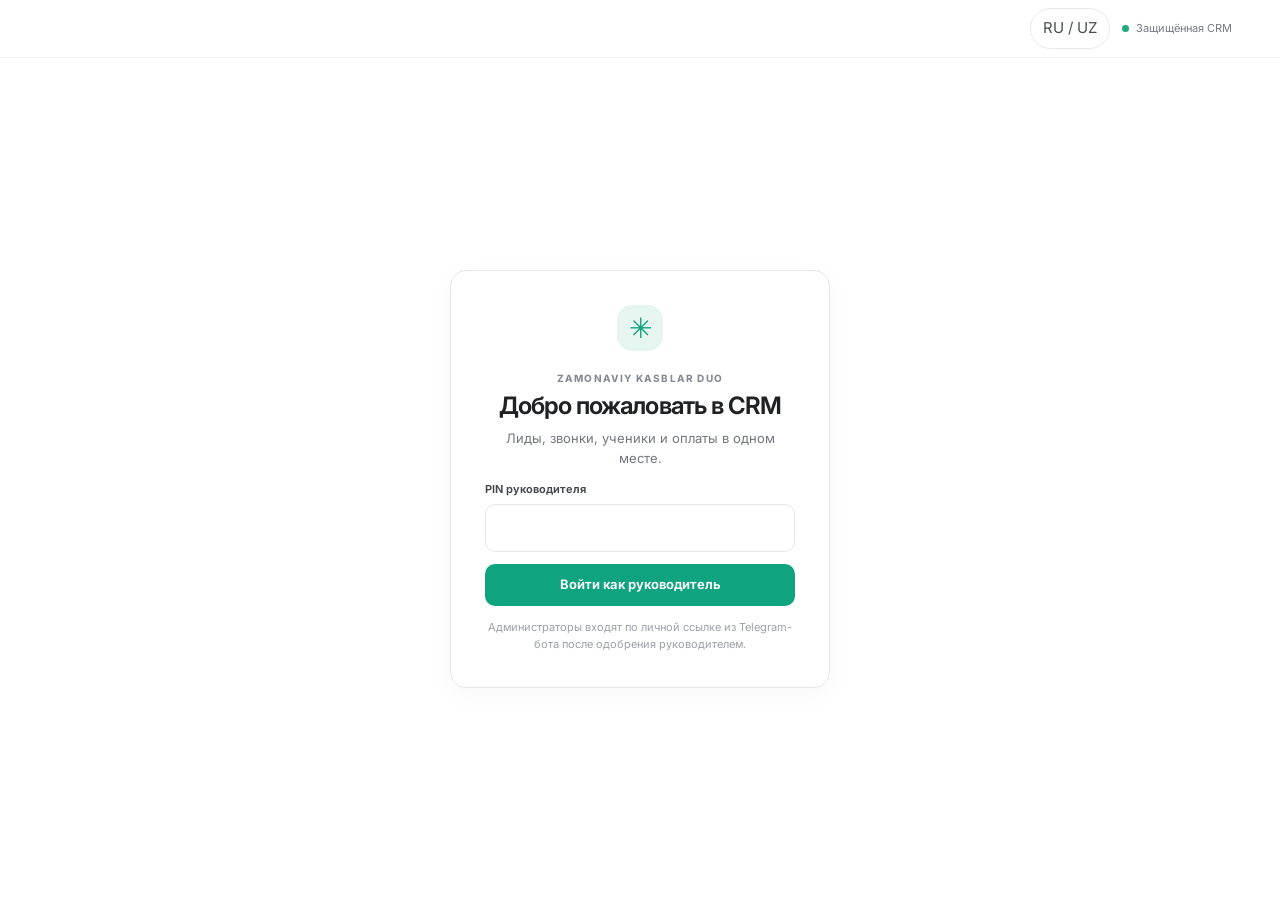
<file: index.html>
<!doctype html>
<html lang="uz-Latn">
<head>
  <meta charset="utf-8">
  <meta name="viewport" content="width=device-width,initial-scale=1,viewport-fit=cover">
  <meta name="theme-color" content="#f7f7f8">
  <title>Zamonaviy Kasblar — CRM</title>
  <link rel="preconnect" href="https://fonts.googleapis.com">
  <link rel="preconnect" href="https://fonts.gstatic.com" crossorigin>
  <link rel="stylesheet" href="https://fonts.googleapis.com/css2?family=Inter:wght@400..800&display=swap">
  <link rel="stylesheet" href="./styles.css?v=polish-33">
</head>
<body>
  <div class="app-shell">
    <aside class="sidebar hidden" id="sidebar">
      <a class="brand" href="#" aria-label="Zamonaviy Kasblar CRM">
        <span class="brand-symbol">✳</span><span class="brand-name">Zamonaviy Kasblar</span>
      </a>
      <div class="nav-label">РАБОЧЕЕ МЕСТО</div>
      <nav class="side-nav" aria-label="Основные разделы">
        <button class="nav-item" data-view="dashboard" data-excel="1"><span class="nav-icon">▦</span><span>Дашборд</span></button>
        <button class="nav-item" data-view="script" data-excel="1"><span class="nav-icon">§</span><span>Скрипт</span></button>
        <details class="nav-archive" id="navArchive">
          <summary class="nav-archive-summary"><span class="nav-icon">▤</span><span>Архив</span><span class="nav-archive-arrow" aria-hidden="true">›</span></summary>
          <div class="nav-archive-list" id="navArchiveList">
            <button class="nav-item" data-view="hr"><span class="nav-icon">◎</span><span data-i18n="navHr">Вакансии</span><span class="nav-count" id="leadCountNav">0</span></button>
            <button class="nav-item" data-view="bloggers"><span class="nav-icon">◉</span><span data-i18n="navBloggers">Блогеры</span></button>
            <button class="nav-item" data-view="shows"><span class="nav-icon">✦</span><span data-i18n="navShows">Заявки на шоу</span><span class="nav-count" id="showCountNav">0</span></button>
            <button class="nav-item" data-view="autopilot"><span class="nav-icon">✧</span><span data-i18n="navAutopilot">Автопилот</span></button>
          </div>
        </details>
        <button class="nav-item" id="newCustomTab"><span class="nav-icon">＋</span><span data-i18n="newTab">Новая вкладка</span></button>
      </nav>
      <div class="sidebar-bottom">
        <div class="profile" id="profileBox"><span class="avatar" id="avatar">Z</span><span class="profile-copy"><b id="profileName">Координатор</b><small id="profileRole">Безопасный вход</small></span></div>
        <button class="nav-item logout" id="logoutBtn"><span class="nav-icon">↪</span><span>Выйти</span></button>
      </div>
    </aside>

    <div class="main-column">
      <header class="topbar" id="topbar">
        <a class="brand mobile-brand" href="#"><span class="brand-symbol">✳</span><span class="brand-name">Zamonaviy Kasblar</span></a>
        <div class="topbar-right"><button class="icon-button hidden" id="newCustomTabMobile" aria-label="Новая вкладка">＋</button><button class="language-switch" id="languageToggle" aria-label="Переключить язык">RU / UZ</button><span class="secure-pill"><i></i> Защищённая CRM</span><button class="icon-button mobile-logout" id="mobileLogoutBtn" aria-label="Выйти">↪</button></div>
      </header>

      <section class="login-page" id="loginView">
        <div class="login-card">
          <span class="login-mark">✳</span>
          <p class="eyebrow">ZAMONAVIY KASBLAR DUO</p>
          <h1>Добро пожаловать в CRM</h1>
          <p class="subtle">Лиды, звонки, ученики и оплаты в одном месте.</p>
          <label class="field-label" for="managerPin">PIN руководителя</label>
          <input class="input-control" id="managerPin" type="password" inputmode="numeric" pattern="[0-9]{4}" maxlength="4" autocomplete="one-time-code" aria-label="PIN руководителя">
          <button class="button primary full" id="managerPinLoginBtn">Войти как руководитель</button>
          <p class="login-note">Администраторы входят по личной ссылке из Telegram-бота после одобрения руководителем.</p>
          <div id="loginMessage" class="message hidden" role="status"></div>
        </div>
      </section>

      <main class="workspace hidden" id="workspace">
        <section class="page active" id="bootPage" aria-busy="true"><div class="loading-row">Загрузка…</div></section>
        <section class="page" id="homePage">
          <button class="hidden" id="addPromo" type="button" tabindex="-1" aria-hidden="true">Добавить рекламу</button>
          <div class="blogger-folder-grid hidden" id="bloggerFolders" aria-label="Папки блогеров"></div>
          <div class="research-banner"><div><b data-i18n="researchTitle">Ресерч в Chrome раз в 2 недели</b><p id="researchStatus" class="subtle">Проведите ресерч в Chrome и загрузите Excel сюда. CRM проверит строки и обновит совпадения.</p><small id="researchLastRun"></small><small class="upload-privacy">Файл обрабатывается в браузере; в CRM сохраняются записи, сам Excel не хранится.</small></div><div class="research-actions"><button class="button secondary" id="uploadExcelButton">Загрузить Excel</button><button class="button secondary" id="downloadExcelTemplate">Шаблон</button><button class="icon-button" id="refreshPromos" aria-label="Обновить">↻</button><input class="hidden" id="excelFile" type="file" accept=".xlsx,.xls,.csv"></div></div>
          <div id="excelImportMessage" class="message hidden" role="status"></div>
          <div class="toolbar"><label class="search-box"><span>⌕</span><input id="promoSearch" type="search" data-i18n-placeholder="promoSearch" placeholder="Бизнес, блогер или телефон"></label><select id="promoPeriod" class="filter-select"><option value="7" data-i18n="last7">Последние 7 дней</option><option value="all" data-i18n="allTime">За всё время</option></select></div>
          <div id="promoList" class="crm-list"></div><div id="promoEmpty" class="empty-state hidden"><span class="empty-icon">◉</span><b>Пока нет рекламных публикаций</b><p class="subtle">Добавьте подтверждённую публикацию блогера.</p></div>
        </section>

                <section class="page" id="autopilotPage">
<div class="page-heading"><div><p class="eyebrow">ПОИСК В CHROME</p><h1 data-i18n="autopilotTitle">Автопилот</h1><p class="subtle" data-i18n="autopilotSubtitle">Выберите блогера и параметры — CRM подготовит запрос.</p></div></div>
<div class="autopilot-steps"><div><span>1</span><b>Блогер</b></div><div><span>2</span><b>Бизнесы</b></div><div><span>3</span><b>Поиск</b></div></div>
<section class="autopilot-panel"><div class="autopilot-section-title"><span>01</span><div><b>Кого ищем?</b><small>Укажите блогера или выберите из известных CRM.</small></div></div><label class="field-label" for="autopilotBlogger">Имя или Instagram-профиль блогера</label><input class="input-control" id="autopilotBlogger" list="autopilotBloggerOptions" value="Fargona Tezkor" placeholder="@username или название"><datalist id="autopilotBloggerOptions"><option value="Fargona Tezkor"></option></datalist></section>
<section class="autopilot-panel"><div class="autopilot-section-title"><span>02</span><div><b>Какие бизнесы найти?</b><small>Можно выбрать оба размера.</small></div></div><div class="autopilot-choice-grid"><label class="autopilot-choice"><input type="checkbox" id="autopilotSmall" checked><span><b>Малые</b><small>Небольшие местные компании и магазины</small></span></label><label class="autopilot-choice"><input type="checkbox" id="autopilotMedium" checked><span><b>Средние</b><small>Компании с несколькими точками или командой</small></span></label></div><div class="autopilot-fields"><label><span class="field-label">Сколько бизнесов найти?</span><input class="input-control" id="autopilotCount" type="number" min="1" max="100" value="10"></label><label><span class="field-label">Публикации с даты</span><input class="input-control" id="autopilotFrom" type="date"></label><label><span class="field-label">По дату включительно</span><input class="input-control" id="autopilotTo" type="date"></label></div></section>
<section class="autopilot-result"><div class="autopilot-section-title"><span>03</span><div><b>Запрос готов</b><small>ChatGPT откроется с заданием проверить публикации через подключённый Chrome.</small></div></div><textarea id="autopilotPrompt" class="input-control autopilot-prompt" readonly aria-label="Готовый запрос"></textarea><div class="autopilot-actions"><button class="button secondary" id="copyAutopilotPrompt" type="button">Скопировать запрос</button><a class="button primary" id="openAutopilotSearch" href="https://chatgpt.com/" target="_blank" rel="noopener noreferrer">Открыть ChatGPT и начать Chrome-ресерч ↗</a></div><p class="autopilot-footnote">Если Chrome не подключён, Instagram выдаёт ошибку или подтверждённых находок нет — попросите сообщить причину. Пустой Excel создавать не нужно. При CAPTCHA, входе или блокировке остановитесь.</p></section>
<section class="autopilot-found">
  <div class="autopilot-found-head"><div><p class="eyebrow">CRM</p><h2>Загрузка результатов ресерча</h2><p class="subtle">После загрузки Excel профили и публикации автоматически появятся в разделе «Блогеры», сгруппированные по профилю-источнику.</p></div><div class="autopilot-found-actions"><button class="button secondary" id="downloadAutopilotTemplate" type="button">Шаблон Excel</button><button class="button primary" id="uploadAutopilotExcel" type="button">Загрузить результаты</button></div></div>
  <div id="autopilotImportMessage" class="message hidden" role="status"></div>
</section></section>

        <section class="page" id="dashboardPage"></section>
        <section class="page" id="scriptPage"></section>

        <section class="page" id="leadsPage">
          <div class="page-heading"><div><p class="eyebrow">HR</p><h1 data-i18n="hrTitle">Вакансии</h1><p class="subtle" data-i18n="hrSubtitle">Каждая кампания — своя папка. Новая кампания появляется здесь сама.</p></div></div>
          <div class="toolbar"><label class="search-box"><span>⌕</span><input id="leadSearch" type="search" data-i18n-placeholder="searchNamePhone" placeholder="Имя или телефон" autocomplete="off"></label><button class="icon-button" id="refreshLeads" aria-label="Обновить">↻</button></div>
          <div id="leadsNotice" class="message hidden" role="status"></div>
          <div id="leadList" class="lead-list hr-lead-groups"><div class="loading-row">Загрузка…</div></div>
          <div id="leadEmpty" class="empty-state hidden"><span class="empty-icon">◎</span><b>Заявок не найдено</b><p class="subtle">Измените поиск или фильтр либо загляните позже.</p></div>
        </section>

        <section class="page" id="ordersPage">
          <div class="page-heading"><div><p class="eyebrow">CASTING</p><h1 data-i18n="showsTitle">Заявки на ТВ-шоу</h1><p class="subtle" data-i18n="showsSubtitle">Бренд-фейс и мобилографы в одном списке.</p></div><button class="button primary" id="addShow">＋ <span data-i18n="addShow">Добавить заявку</span></button></div>
          <div class="toolbar"><label class="search-box"><span>⌕</span><input id="showSearch" type="search" data-i18n-placeholder="showSearch" placeholder="Имя, телефон или город"></label><select id="showCategory" class="filter-select"><option value="all" data-i18n="allCategories">Все категории</option><option value="brand_face" data-i18n="brandFace">Бренд-фейс</option><option value="mobileographer" data-i18n="mobileographer">Мобилограф</option></select><select id="showStatus" class="filter-select"><option value="all" data-i18n="allStages">Все этапы</option><option value="new" data-i18n="new">Новая</option><option value="reviewed" data-i18n="reviewed">Просмотрена</option><option value="casting" data-i18n="casting">Кастинг</option><option value="chosen" data-i18n="chosen">Выбрана</option><option value="rejected" data-i18n="rejected">Отказ</option></select></div>
          <div id="showList" class="crm-list"></div><div id="showEmpty" class="empty-state hidden"><span class="empty-icon">✦</span><b>Заявок пока нет</b><p class="subtle">Добавьте первую заявку участника.</p></div>
        </section>
      </main>

      <nav class="mobile-nav hidden" id="mobileNav" aria-label="Основные разделы">
        <button class="mobile-nav-item" data-view="dashboard"><span>▦</span><small>Дашборд</small></button>
        <button class="mobile-nav-item" id="mobileMore" type="button" aria-haspopup="true" aria-expanded="false" aria-controls="mobileMoreSheet"><span>⋯</span><small>Ещё</small></button>
      </nav>
      <div class="mobile-more hidden" id="mobileMoreSheet" role="menu" aria-label="Все разделы"></div>
    </div>
  </div>

  <dialog class="dialog" id="promoDialog"><div class="dialog-head"><div><p class="eyebrow">INSTAGRAM</p><h2>Рекламная публикация</h2></div><button class="icon-button" data-close="promoDialog">×</button></div><form id="promoForm"><label class="field-label">Бизнес *</label><input class="input-control" id="promoBusiness" required><label class="field-label">Телефон бизнеса</label><input class="input-control" id="promoPhone" type="tel"><label class="field-label">Источник телефона</label><input class="input-control" id="promoPhoneSource" type="url" placeholder="Публичная страница / контакт"><label class="field-label">Город или район</label><input class="input-control" id="promoCity" value="Ферганская область"><label class="field-label">Блогер / Instagram профиль *</label><input class="input-control" id="promoBlogger" placeholder="@username или ссылка" required><label class="field-label">Ссылка на рекламную публикацию *</label><input class="input-control" id="promoLink" type="url" required><label class="field-label">Дата публикации</label><input class="input-control" id="promoDate" type="date"><label class="field-label">Что подтверждает рекламу</label><textarea class="input-control compact-area" id="promoEvidence" placeholder="Отметка бизнеса, рекламная подпись…"></textarea><div id="promoFormMessage" class="message hidden"></div><div class="dialog-actions"><button class="button secondary" type="button" data-close="promoDialog">Отмена</button><button class="button primary" type="submit">Сохранить</button></div></form></dialog>
  <dialog class="dialog" id="showDialog"><div class="dialog-head"><div><p class="eyebrow">CASTING</p><h2>Заявка участника</h2></div><button class="icon-button" data-close="showDialog">×</button></div><form id="showForm"><label class="field-label">Имя *</label><input class="input-control" id="showName" required><label class="field-label">Телефон *</label><input class="input-control" id="showPhone" type="tel" required><label class="field-label">Категория *</label><select class="input-control" id="showType" required><option value="brand_face">Бренд-фейс</option><option value="mobileographer">Мобилограф</option></select><label class="field-label">Город *</label><input class="input-control" id="showCity" required><label class="field-label">Портфолио / ссылка</label><input class="input-control" id="showPortfolio" type="url"><div id="showFormMessage" class="message hidden"></div><div class="dialog-actions"><button class="button secondary" type="button" data-close="showDialog">Отмена</button><button class="button primary" type="submit">Сохранить</button></div></form></dialog>
  <dialog class="dialog" id="customTabDialog"><div class="dialog-head"><div><p class="eyebrow">CRM</p><h2>Создать вкладку</h2></div><button class="icon-button" data-close="customTabDialog">×</button></div><form id="customTabForm"><label class="field-label">Название вкладки *</label><input class="input-control" id="customTabName" required><label class="field-label">Поля (по одному на строку: название — тип)</label><textarea class="input-control note-area" id="customTabFields" placeholder="Название — текст\nСтатус — статус\nСсылка — ссылка"></textarea><label class="field-label">Кто видит вкладку</label><select class="input-control" id="customTabViewAccess"><option value="owner,manager,admin">Я, руководитель и админы</option><option value="manager,admin">Руководитель и админы</option><option value="manager">Только руководитель</option><option value="owner">Только я</option></select><label class="field-label">Кто может менять записи</label><select class="input-control" id="customTabEditAccess"><option value="owner,manager,admin">Я, руководитель и админы</option><option value="manager,admin">Руководитель и админы</option><option value="manager">Только руководитель</option><option value="owner">Только я</option></select><div id="customTabMessage" class="message hidden"></div><div class="dialog-actions"><button class="button secondary" type="button" data-close="customTabDialog">Отмена</button><button class="button primary" type="submit">Создать</button></div></form></dialog>
  <dialog class="dialog" id="customRecordDialog"><div class="dialog-head"><div><p class="eyebrow">CRM</p><h2 id="customRecordTitle">Новая запись</h2></div><button class="icon-button" data-close="customRecordDialog">×</button></div><form id="customRecordForm"><div id="customRecordFields"></div><div id="customRecordMessage" class="message hidden"></div><div class="dialog-actions"><button class="button secondary" type="button" data-close="customRecordDialog">Отмена</button><button class="button primary" type="submit">Сохранить</button></div></form></dialog>

  <dialog class="dialog" id="leadDialog">
    <div class="dialog-head"><div><p class="eyebrow">КАНДИДАТ</p><h2 id="leadDialogName">Кандидат</h2><p id="leadDialogVacancy" class="hr-dialog-vacancy"></p></div><button class="icon-button" data-close="leadDialog" aria-label="Закрыть">×</button></div>
    <div id="leadDialogInfo" class="detail-grid hr-dialog-info"></div>
    <label class="field-label" for="leadStatus">Этап найма</label>
    <select id="leadStatus" class="input-control"><option value="new">Новая</option><option value="contacted">Связались</option><option value="interview">Собеседование</option><option value="hired">Принята</option><option value="rejected">Отказ</option></select>
    <label class="field-label" for="leadNote">Заметка <span>видна только команде</span></label>
    <textarea id="leadNote" class="input-control note-area" maxlength="1200" placeholder="Например: перезвонить в четверг"></textarea>
        <div class="dialog-actions"><a id="leadCall" class="button secondary hidden" href="#">☎ Позвонить</a><a id="leadTelegram" class="button secondary hidden" href="#" target="_blank" rel="noopener noreferrer">Telegram ↗</a><button class="button primary" id="saveLead">Сохранить</button></div>
    <div id="leadDialogMessage" class="message hidden" role="status"></div>
  </dialog>

  <dialog class="dialog" id="orderDialog">
    <div class="dialog-head"><div><p class="eyebrow">YANGI LOYIHA</p><h2>Buyurtma yaratish</h2></div><button class="icon-button" data-close="orderDialog" aria-label="Yopish">×</button></div>
    <form id="orderForm">
      <label class="field-label" for="orderOwner">Rahbarning ism-familiyasi *</label><input class="input-control" id="orderOwner" required autocomplete="name">
      <label class="field-label" for="orderBusiness">Biznes yoki maktab nomi *</label><input class="input-control" id="orderBusiness" required autocomplete="organization">
      <div class="form-row"><div><label class="field-label" for="orderPhone">Telefon *</label><input class="input-control" id="orderPhone" type="tel" required autocomplete="tel" placeholder="+998 __ ___ __ __"></div><div><label class="field-label" for="orderStir">STIR</label><input class="input-control" id="orderStir" inputmode="numeric"></div></div>
      <label class="field-label" for="orderPackage">Paket *</label><input class="input-control" id="orderPackage" value="Duo Start" required>
      <label class="field-label" for="orderDetails">Xizmat tarkibi *</label><textarea class="input-control note-area" id="orderDetails" required>Bir kunlik suratga olish: 2 mobilograf va 1 brand face, ikki tanlov videosi; intervyudan 4–5 ta Reels (30–60 soniya); 2 ta realiti Reels. Buyurtmachi tayyor videolarning nusxalarini oladi. Tanlov g‘olibiga 1 oylik kursga kirish.</textarea>
      <div class="form-row"><div><label class="field-label" for="orderTotal">Kelishilgan summa (so‘m) *</label><input class="input-control" id="orderTotal" type="number" min="1" step="1000" required inputmode="numeric" placeholder="2500000"></div><div><label class="field-label" for="orderPaid">Oldindan to‘langan</label><input class="input-control" id="orderPaid" type="number" min="0" step="1000" value="0" inputmode="numeric"></div></div>
      <label class="field-label" for="orderSchedule">Qolgan to‘lov grafigi</label><textarea class="input-control compact-area" id="orderSchedule" placeholder="Sana va summa; bo‘lib to‘lash kelishuvi"></textarea>
      <label class="field-label" for="orderDeadline">Video topshirish muddati</label><input class="input-control" id="orderDeadline" placeholder="Masalan: suratga olishdan keyin 10 ish kuni">
      <div id="orderFormMessage" class="message hidden" role="status"></div>
      <div class="dialog-actions"><button class="button secondary" type="button" data-close="orderDialog">Bekor qilish</button><button class="button primary" id="createOrder" type="submit">Saqlash va havola olish</button></div>
    </form>
  </dialog>

  <dialog class="dialog small-dialog" id="shareDialog">
    <div class="dialog-head"><div><p class="eyebrow">BUYURTMA TAYYOR</p><h2>Imzo havolasi</h2></div><button class="icon-button" data-close="shareDialog" aria-label="Yopish">×</button></div>
    <p class="subtle">Havolani buyurtma egasiga yuboring. U orqali shartlarni ko‘rib chiqib, imzo qo‘yishi mumkin.</p>
    <div class="share-link" id="shareUrl"></div>
    <div class="dialog-actions"><button class="button secondary" id="copyShare">Nusxalash</button><a class="button primary" id="whatsappShare" target="_blank" rel="noopener">WhatsApp</a></div>
  </dialog>

  <dialog class="dialog" id="orderDetailDialog">
    <div class="dialog-head"><div><p class="eyebrow">BUYURTMA</p><h2 id="orderDetailTitle">Tafsilotlar</h2></div><button class="icon-button" data-close="orderDetailDialog" aria-label="Yopish">×</button></div>
    <div id="orderDetailInfo" class="detail-grid"></div>
    <div class="dialog-actions"><button class="button secondary" data-close="orderDetailDialog">Yopish</button><button class="button primary" id="printOrder">PDF saqlash</button></div>
  </dialog>

  <main class="owner-page hidden" id="ownerPage">
    <section class="owner-card">
      <span class="login-mark">✳</span><p class="eyebrow">ZAMONAVIY KASBLAR DUO</p><h1>Buyurtma shartlari</h1>
      <div id="ownerOrderInfo" class="detail-grid"><div class="loading-row">Buyurtma yuklanmoqda…</div></div>
      <div class="terms-copy"><h2>Tomonlarning tasdig‘i</h2><p>Yuqoridagi ma’lumotlar, xizmat tarkibi, narx, to‘lov va muddatlar bilan tanishing. Imzo ushbu buyurtma shartlariga roziligingizni qayd etadi.</p><ul><li>Ko‘rishlar, murojaatlar va savdo natijalari kafolatlanmaydi.</li><li>Buyurtmachi suratga olinadigan xodimlar va boshqa shaxslar uchun kerakli roziliklarni oladi.</li><li>Ikki mobilografga bir xil brif va ish sharoiti beriladi. Biznes egasi to‘rt mezon bo‘yicha 1–5 ball qo‘yadi; tenglikda g‘olibni o‘zi tanlaydi.</li><li>G‘olib mobilograf bir oylik kursga kirish oladi; pul bilan almashtirilmaydi.</li><li>Ijrochi va buyurtmachi videolarni kelishilgan sahifalarida e’lon qilishi mumkin.</li></ul></div>
      <div id="signArea"><label class="field-label" for="signature">Imzo chizing</label><canvas id="signature" class="signature"></canvas><button class="text-button" id="clearSignature">Qayta chizish</button><label class="agree-row"><input type="checkbox" id="agreeTerms"><span>Buyurtma ma’lumotlari va shartlarini o‘qidim, tekshirdim va qabul qilaman.</span></label><button class="button primary full" id="signOrder">Qabul qilish va imzolash</button></div>
      <div id="signedNotice" class="message success hidden">Buyurtma tasdiqlandi. Imzolangan nusxani PDF qilib saqlashingiz mumkin.</div>
      <button class="button secondary full hidden" id="ownerPrint">PDF saqlash</button>
      <div id="ownerMessage" class="message hidden" role="status"></div>
    </section>
  </main>

  <div class="toast hidden" id="toast" role="status"></div>
  <script>window.SUPABASE_CONFIG={url:"https://uzivivmrixstxjvzkksz.supabase.co",publishableKey:"sb_publishable_8z5WQbInjqHDvigfDSOcuQ_FOq7LQWJ"};</script>
  <script src="https://cdn.sheetjs.com/xlsx-0.20.3/package/dist/xlsx.full.min.js"></script>
  <script type="module" src="./app.js?v=polish-33"></script>
  <script type="module" src="./yba-results-panel.js?v=payment-receipt-1"></script>
  <script type="module" src="./intellekt-lab-results.js?v=20261026-2"></script>
  <script type="module" src="./nav-archive.js?v=polish-31"></script>
</body>
</html>
</file>
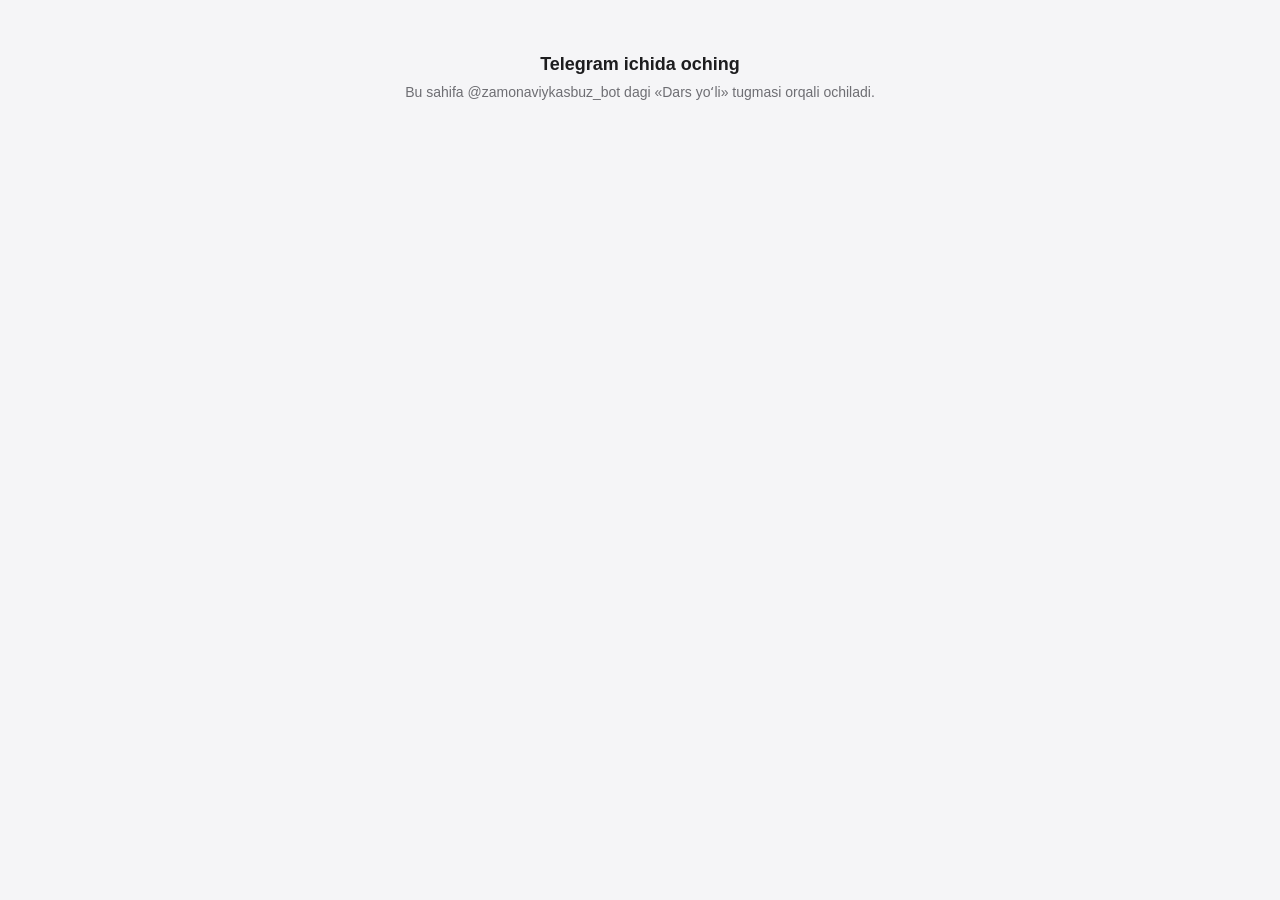
<file: dars-yoli/index.html>
<!doctype html>
<html lang="uz">
<head>
<meta charset="utf-8">
<meta name="viewport" content="width=device-width, initial-scale=1, viewport-fit=cover">
<meta name="theme-color" content="#f5f5f7">
<title>Dars yoʻli</title>
<!-- «Dars yoʻli»: the teacher's lesson route for the Tez aytish groups. Opened from the menu button of the kids' bot
     (@zamonaviykasbuz_bot), which only teachers and the owner have. Data: Supabase project trxnsqpdekokqvtefxlt,
     functions tez-aytish-route (stages, gates, reports) and tez-aytish-teacher («Keldi», week module, «Barakalla»).
     ?mock (outside Telegram) runs on made-up data for checks. -->
<script src="https://telegram.org/js/telegram-web-app.js"></script>
<style>
:root{--bg:#f5f5f7;--card:#fff;--ink:#1d1d1f;--sub:#6e6e73;--faint:#b0b0b6;--line:#e5e5ea;--accent:#ff5a3c;--accent-press:#e8492c;--accent-tint:#ffebe6;--ok:#1e8e3e;--ok-tint:#e6f4ea;--warn:#8a5a00;--warn-tint:#fff1cc;--bad:#c5221f;--star:#f5a623}
*{box-sizing:border-box}
html,body{margin:0;background:var(--bg)}
body{color:var(--ink);font:400 16px/1.4 ui-rounded,"SF Pro Rounded",-apple-system,BlinkMacSystemFont,"Segoe UI",Roboto,Arial,sans-serif;-webkit-tap-highlight-color:transparent;-webkit-text-size-adjust:100%}
button,textarea{font:inherit;color:inherit}
button{cursor:pointer;border:0;background:none;padding:0;touch-action:manipulation}
button:disabled{opacity:.45;cursor:default}
button:focus-visible,textarea:focus-visible{outline:3px solid #0a84ff;outline-offset:2px}
h1,h2,h3,p,ul,ol{margin:0}
.wrap{max-width:560px;margin:0 auto;padding:calc(12px + env(safe-area-inset-top)) 16px calc(28px + env(safe-area-inset-bottom))}
.top{display:flex;align-items:center;gap:10px;margin:4px 0 12px}
.top h1{font-size:24px;font-weight:800;letter-spacing:-.02em;flex:1}
.top .who{font-size:13px;font-weight:600;color:var(--sub);text-align:right}
.card{background:var(--card);border-radius:18px;padding:14px;margin-bottom:12px;box-shadow:0 1px 2px rgba(0,0,0,.04)}
.card h2{font-size:17px;font-weight:800;margin-bottom:8px;display:flex;align-items:center;gap:8px}
.card h2 .sp{flex:1}
.muted{color:var(--sub);font-size:14px}
.small{font-size:13px}
.groups{display:flex;gap:6px;overflow-x:auto;margin:-2px 0 12px;scrollbar-width:none}
.groups::-webkit-scrollbar{display:none}
.chip{flex:none;border:1.5px solid var(--line);background:var(--card);border-radius:999px;padding:8px 14px;font-size:14px;font-weight:700;min-height:40px}
.chip.on{border-color:var(--ink);background:var(--ink);color:#fff}
/* lesson days */
.days{list-style:none;padding:0;display:grid;gap:2px}
.days li{display:flex;align-items:center;gap:10px;padding:7px 0;border-bottom:1px solid var(--line);font-size:14px}
.days li:last-child{border-bottom:0}
.days .d{width:104px;flex:none;font-weight:700}
.days .l{flex:1;min-width:0;color:var(--sub)}
.days .l b{color:var(--ink);font-weight:700}
.days .s{flex:none;font-size:12px;font-weight:800;border-radius:999px;padding:3px 8px}
.s.done{background:var(--ok-tint);color:var(--ok)}
.s.unf{background:var(--warn-tint);color:var(--warn)}
.s.tr{background:var(--bg);color:var(--sub)}
.s.today{background:var(--accent);color:#fff}
.s.next{background:var(--accent-tint);color:var(--accent-press)}
.days li.today .d{color:var(--accent-press)}
.more{margin-top:6px;font-size:14px;font-weight:700;color:var(--accent-press);min-height:36px}
/* lesson picker */
.lessons{display:grid;gap:6px}
.lesson{display:flex;align-items:center;gap:10px;width:100%;text-align:left;border:1.5px solid var(--line);border-radius:14px;padding:10px 12px;min-height:52px;background:var(--card)}
.lesson .n{width:34px;height:34px;border-radius:10px;display:grid;place-items:center;background:var(--bg);font-weight:800;flex:none}
.lesson .t{flex:1;min-width:0}
.lesson .t b{display:block;font-size:15px}
.lesson .t span{font-size:12.5px;color:var(--sub)}
.lesson.on{border-color:var(--accent);background:var(--accent-tint)}
.lesson.on .n{background:var(--accent);color:#fff}
.lesson.taught{opacity:.6}
.tag{font-size:11.5px;font-weight:800;border-radius:999px;padding:2px 7px;flex:none}
.tag.ok{background:var(--ok-tint);color:var(--ok)}
.tag.nx{background:var(--accent);color:#fff}
/* buttons */
.btn{display:flex;align-items:center;justify-content:center;gap:8px;width:100%;min-height:50px;border-radius:14px;font-weight:800;font-size:16px;padding:0 16px}
.btn.primary{background:var(--accent);color:#fff}
.btn.primary:active{background:var(--accent-press)}
.btn.dark{background:var(--ink);color:#fff}
.btn.ghost{background:var(--bg);color:var(--ink)}
.btn.line{border:1.5px solid var(--line);background:var(--card)}
.row{display:flex;gap:8px;margin-top:10px}
.row>*{flex:1}
.mt{margin-top:10px}
/* stages */
.stage{background:var(--card);border-radius:18px;margin-bottom:10px;overflow:hidden;box-shadow:0 1px 2px rgba(0,0,0,.04)}
.st-head{display:flex;align-items:center;gap:12px;padding:12px 14px}
.st-num{width:32px;height:32px;border-radius:50%;display:grid;place-items:center;font-weight:800;background:var(--bg);color:var(--sub);flex:none}
.st-title{flex:1;min-width:0}
.st-title b{display:block;font-size:16px}
.st-title small{font-size:12.5px;color:var(--sub)}
.st-ico{font-size:13px;font-weight:800;flex:none}
.stage.done .st-num{background:var(--ok);color:#fff}
.stage.done .st-ico{color:var(--ok)}
.stage.lock{opacity:.55}
.stage.on{box-shadow:0 0 0 2px var(--accent)}
.stage.on .st-num{background:var(--accent);color:#fff}
.st-body{padding:0 14px 14px}
.say{background:var(--accent-tint);border-radius:14px;padding:11px 12px;font-weight:700;font-size:15px;margin-bottom:10px}
.timer{font-variant-numeric:tabular-nums;font-weight:800;font-size:13px;border-radius:999px;padding:4px 9px;background:var(--bg);color:var(--sub)}
.timer.over{background:#fde8e7;color:var(--bad)}
.sub-h{font-size:13px;font-weight:800;color:var(--sub);text-transform:uppercase;letter-spacing:.04em;margin:12px 0 6px}
.kids{display:grid;gap:6px}
.kid{display:flex;align-items:center;gap:10px;min-height:48px;padding:6px 10px;border-radius:12px;background:var(--bg);width:100%;text-align:left}
.kid .nm{flex:1;min-width:0;font-weight:700;font-size:15px;overflow:hidden;text-overflow:ellipsis;white-space:nowrap}
.kid .st{font-size:13px;font-weight:800;color:var(--sub);flex:none}
.kid.on{background:var(--ok-tint)}
.kid.on .st{color:var(--ok)}
.kid.away{opacity:.5}
.bar{width:64px;height:6px;border-radius:3px;background:var(--line);overflow:hidden;flex:none}
.bar i{display:block;height:100%;background:var(--accent);border-radius:3px}
.kid.on .bar i{background:var(--ok)}
.score{display:flex;gap:4px;flex:none}
.score button{width:32px;height:36px;border-radius:9px;background:var(--card);border:1.5px solid var(--line);font-weight:800;font-size:15px}
.score button.on{background:var(--ink);border-color:var(--ink);color:#fff}
.score-kid{flex-wrap:wrap;padding:8px 10px}
.score-kid .nm{flex:1 1 100%}
.score-kid .score{width:100%;gap:6px}
.score-kid .score button{flex:1;width:auto;height:40px}
.mods{display:grid;grid-template-columns:1fr 1fr;gap:6px}
.mods button{border:1.5px solid var(--line);border-radius:12px;min-height:46px;font-weight:800;background:var(--card)}
.need{list-style:none;padding:0;margin:10px 0 0;display:grid;gap:4px}
.need li{font-size:14px;display:flex;gap:8px;align-items:flex-start}
.need li .i{flex:none;width:20px;height:20px;border-radius:50%;display:grid;place-items:center;font-size:12px;font-weight:800;margin-top:1px}
.need li.y .i{background:var(--ok);color:#fff}
.need li.n .i{background:var(--line);color:var(--sub)}
.plan{padding-left:20px;display:grid;gap:6px;font-size:15px}
.plan b{color:var(--accent-press)}
.rules{list-style:none;padding:0;display:grid;gap:4px;font-size:15px}
.rules li::before{content:"• ";color:var(--accent);font-weight:800}
textarea{width:100%;min-height:76px;border:1.5px solid var(--line);border-radius:12px;padding:10px;resize:vertical;font-size:15px;background:var(--card)}
.note{font-size:13px;color:var(--sub);margin-top:8px}
.warn{background:var(--warn-tint);color:var(--warn);border-radius:12px;padding:10px 12px;font-size:14px;font-weight:700;margin-top:10px}
.okbox{background:var(--ok-tint);color:var(--ok);border-radius:12px;padding:10px 12px;font-size:15px;font-weight:800}
.toast{position:fixed;left:50%;bottom:calc(18px + env(safe-area-inset-bottom));transform:translateX(-50%) translateY(30px);opacity:0;max-width:min(92vw,480px);background:var(--ink);color:#fff;font-weight:700;font-size:14px;border-radius:14px;padding:11px 14px;transition:opacity .2s,transform .2s;pointer-events:none;z-index:9}
.toast.show{opacity:1;transform:translateX(-50%) translateY(0)}
.empty{text-align:center;padding:40px 10px}
.empty b{display:block;font-size:18px;margin-bottom:6px}
.spin{display:inline-block;width:16px;height:16px;border:2.5px solid currentColor;border-right-color:transparent;border-radius:50%;animation:sp .7s linear infinite;vertical-align:-3px}
@keyframes sp{to{transform:rotate(360deg)}}
@media (prefers-reduced-motion:reduce){.toast{transition:none}.spin{animation:none}}
</style>
</head>
<body>
<main class="wrap" id="app"><p class="muted">Yuklanmoqda…</p></main>
<div class="toast" id="toast" role="status" aria-live="polite"></div>
<script>
(() => {
  'use strict';
  const BASE = 'https://trxnsqpdekokqvtefxlt.supabase.co/functions/v1';
  const ROUTE = `${BASE}/tez-aytish-route`, TEACHER = `${BASE}/tez-aytish-teacher`;
  const TRAINER_URL = 'https://platform770uz-dev.github.io/yba-public-miniapp/tez-aytish/';
  // The trainer's modules (as in yba-public-miniapp/tez-aytish); the server checks the id.
  const MODULES = [{ id: 'g', title: 'Gʻ va Oʻ' }, { id: 'q', title: 'Q va K' }, { id: 'sh', title: 'Sh va Ch' }, { id: 'r', title: 'R, S va X' }];
  const DAYS = ['Dushanba', 'Seshanba', 'Chorshanba', 'Payshanba', 'Juma', 'Shanba', 'Yakshanba'];
  const DAYS_SHORT = ['Du', 'Se', 'Ch', 'Pa', 'Ju', 'Sh', 'Ya'];
  const MONTHS = ['yanvar', 'fevral', 'mart', 'aprel', 'may', 'iyun', 'iyul', 'avgust', 'sentabr', 'oktabr', 'noyabr', 'dekabr'];
  const CAMERA_RULES = ['Telefon tik turadi', 'Yorugʻlik yuzga tushadi', 'Kameraga qara', 'Sekin va aniq gapir', 'Qoʻrqma — dubl olamiz!'];
  const SAY = {
    1: (n) => `Assalomu alaykum${n ? `, ${n}` : ''}! Bugungi darsni tanlang va kelgan bolalarni belgilang.`,
    2: () => 'Darsni tez aytish bilan boshlang. Har bir bola 4 ta tez aytishni trenajyorda aytadi: avval sekin, keyin oʻrta, oxirida tez.',
    3: (l) => `Endi shu mavzuda darsni boshlang: ${l}. Varaqani har bir bolaga tarqating.`,
    4: () => 'Har bir bola 30 soniyalik video oladi: bugungi tez aytish yoki mavzu boʻyicha.',
    5: () => 'Natijalarni ayting, eng yaxshilarni maqtang va uyga vazifani bering.',
  };
  const ERR = {
    invalid_or_expired_init_data: 'Sessiya eskirdi: Mini Appʼni yopib, qayta oching.',
    not_a_teacher: 'Bu boʻlim faqat oʻqituvchilar uchun.', group_not_found: 'Guruh topilmadi.', bad_lesson: 'Darsni tanlang.',
    already_started: 'Bugungi dars boshqa dars bilan boshlangan.', not_started: 'Avval darsni boshlang.', finished: 'Dars yakunlangan.',
    stage_not_open: 'Bu bosqich hali ochilmagan.', conflict: 'Maʼlumot yangilandi. Yana bir bor bosing.', rate_limited: 'Juda tez bosildi. Biroz kuting.',
    past_week: 'Oʻtgan hafta uchun modul tanlab boʻlmaydi.', student_not_found: 'Oʻquvchi topilmadi.', no_lesson: 'Bugun dars ochilmagan.',
    origin_not_allowed: 'Sahifa notoʻgʻri manzildan ochilgan.', timeout: 'Server javob bermadi. Internetni tekshiring.', network: 'Internet yoʻq yoki server javob bermadi.',
  };

  const tg = window.Telegram && window.Telegram.WebApp;
  const inTg = !!(tg && tg.initData);
  const mock = !inTg && new URLSearchParams(location.search).has('mock');
  const $ = (id) => document.getElementById(id);
  const esc = (s) => String(s ?? '').replace(/[&<>"']/g, (c) => ({ '&': '&amp;', '<': '&lt;', '>': '&gt;', '"': '&quot;', "'": '&#39;' }[c]));
  const dayName = (key) => DAYS[(new Date(`${key}T00:00:00Z`).getUTCDay() || 7) - 1];
  const dayShort = (key) => DAYS_SHORT[(new Date(`${key}T00:00:00Z`).getUTCDay() || 7) - 1];
  const dateShort = (key) => { const d = new Date(`${key}T00:00:00Z`); return `${d.getUTCDate()}-${MONTHS[d.getUTCMonth()]}`; };
  const clock = (iso) => new Date(Date.parse(iso) + 5 * 3600e3).toISOString().slice(11, 16); // Asia/Tashkent
  const lessonName = (l) => (l ? `${l.num}-dars${l.title ? `: ${l.title}` : ''}` : '');

  let S = null; // last state from the server
  let skew = 0; // server clock minus this device's clock
  let pick = null; // the course lesson picked before the start
  let changing = false; // stage 1: picking another lesson
  let reason = { open: false, text: '' };
  let showAllDays = false;
  let busy = '';
  const praised = new Set();
  let pollTimer = null, tickTimer = null;

  if (tg) { try { tg.ready(); tg.expand(); tg.setHeaderColor && tg.setHeaderColor('#f5f5f7'); tg.setBackgroundColor && tg.setBackgroundColor('#f5f5f7'); } catch (e) { /* older clients */ } }

  function toast(text) {
    const t = $('toast');
    t.textContent = text;
    t.classList.add('show');
    clearTimeout(toast.h);
    toast.h = setTimeout(() => t.classList.remove('show'), 3200);
  }
  const errText = (e) => ERR[e.code] || `Xato: ${e.message || e.code}`;

  async function call(url, action, body) {
    if (mock) return mockCall(url === ROUTE ? 'route' : 'teacher', action, body || {});
    const ac = new AbortController();
    const timer = setTimeout(() => ac.abort(), 20000);
    try {
      const res = await fetch(`${url}/${action}`, {
        method: 'POST', signal: ac.signal,
        headers: { 'content-type': 'application/json', 'x-telegram-init-data': tg.initData },
        body: JSON.stringify(body || {}),
      });
      const j = await res.json().catch(() => ({}));
      if (!res.ok) { const e = new Error(j.error || `HTTP ${res.status}`); e.code = j.error || 'http'; throw e; }
      return j;
    } catch (e) {
      if (e.name === 'AbortError') { const x = new Error('timeout'); x.code = 'timeout'; throw x; }
      if (!e.code) e.code = 'network';
      throw e;
    } finally {
      clearTimeout(timer);
    }
  }

  function take(j) {
    if (j.group !== undefined) S.group = j.group;
    if (j.now) skew = Date.parse(j.now) - Date.now();
    const G = S.group;
    if (G && !G.run && (!pick || !S.lessons.some((l) => l.id === pick))) pick = G.suggestedLessonId;
    if (G && G.run) changing = changing && G.run.stage === 1;
    render();
  }

  async function load(groupId, quiet) {
    try {
      const j = await call(ROUTE, 'state', groupId ? { groupId } : {});
      const keepPick = S && S.group && j.group && S.group.id === j.group.id;
      S = j;
      if (!keepPick) { pick = null; changing = false; reason = { open: false, text: '' }; }
      take(j);
    } catch (e) {
      if (quiet) return;
      if (e.code === 'not_a_teacher') return renderEmpty('Bu boʻlim faqat oʻqituvchilar uchun', 'Trenajyorda oʻqituvchi boʻlish soʻrovini yuboring.');
      renderEmpty('Yuklab boʻlmadi', errText(e), true);
    }
  }

  async function act(label, fn) {
    if (busy) return;
    busy = label;
    render();
    try { await fn(); } catch (e) { toast(errText(e)); } finally { busy = ''; render(); }
  }

  // ---------- actions ----------
  const G = () => S && S.group;
  const doStart = () => act('start', async () => { take(await call(ROUTE, 'start', { groupId: G().id, lessonId: pick })); changing = false; render(); });
  const doNext = (withReason) => act('next', async () => {
    const j = await call(ROUTE, 'next', { groupId: G().id, reason: withReason ? reason.text : undefined });
    if (!j.ok) {
      if (j.error === 'reason_required') toast('Sababni yozing (kamida 3 harf).');
      else toast(j.overrideInMin ? `Hali hamma tayyor emas. ${j.overrideInMin} daqiqadan keyin sabab yozib oʻtish mumkin.` : 'Hali hamma shart bajarilmagan.');
      await load(G().id, true);
      return;
    }
    reason = { open: false, text: '' };
    take(j);
    if (G().run && G().run.stage > 5) toast('Dars yakunlandi. Hisobot rahbarga yuborildi.');
    try { tg && tg.HapticFeedback && tg.HapticFeedback.notificationOccurred('success'); } catch (e) { /* no haptics */ }
  });
  const doAttend = (id, present) => act(`att:${id}`, async () => { await call(TEACHER, 'attend', { studentId: id, present }); await load(G().id, true); });
  const doWeek = (moduleId) => act(`week:${moduleId}`, async () => { await call(TEACHER, 'week', { groupId: G().id, weekStart: G().weekStart, moduleId }); await load(G().id, true); toast('Hafta moduli saqlandi.'); });
  const doCheck = (stage, id, value) => act(`chk:${stage}:${id}`, async () => { take(await call(ROUTE, 'check', { groupId: G().id, stage, studentId: id, value })); });
  const doPraise = (id) => act(`pr:${id}`, async () => {
    const j = await call(TEACHER, 'praise', { studentId: id });
    praised.add(id);
    toast(j.already ? 'Bu darsda allaqachon maqtalgan.' : 'Barakalla yuborildi.');
  });

  // ---------- rendering ----------
  function renderEmpty(title, text, retry) {
    stopTimers();
    $('app').innerHTML = `<div class="empty"><b>${esc(title)}</b><p class="muted">${esc(text)}</p>${retry ? '<div class="mt"><button class="btn line" data-a="reload">Qayta urinish</button></div>' : ''}</div>`;
  }

  function render() {
    if (!S) return;
    const g = G();
    const name = (S.name || '').split(' ')[0];
    let html = `<div class="top"><h1>Dars yoʻli</h1><div class="who">${esc(S.name || '')}${S.role === 'owner' ? '<br>rahbar' : ''}</div></div>`;
    if ((S.groups || []).length > 1) {
      html += `<div class="groups" role="tablist">${S.groups.map((x) => `<button class="chip${g && x.id === g.id ? ' on' : ''}" data-a="group" data-id="${esc(x.id)}" role="tab" aria-selected="${g && x.id === g.id}">${esc(x.name)}</button>`).join('')}</div>`;
    }
    if (!g) {
      $('app').innerHTML = `${html}<div class="empty"><b>Guruh yoʻq</b><p class="muted">Avval trenajyorda guruh yarating.</p></div>`;
      stopTimers();
      return;
    }
    if (g.run && !changing) html += stagesView(g, name) + daysCard(g);
    else html += daysCard(g) + pickCard(g) + (g.run ? stagesView(g, name) : '');
    const stageBefore = render.stage;
    render.stage = g.run ? g.run.stage : 0;
    $('app').innerHTML = html;
    if (stageBefore && render.stage !== stageBefore) {
      const cur = document.querySelector('.stage.on') || document.querySelector('.okbox');
      if (cur) cur.scrollIntoView({ behavior: 'smooth', block: 'start' });
    }
    const ta = $('reason');
    if (ta) ta.value = reason.text;
    startTimers();
  }

  function daysCard(g) {
    const lessons = new Map(S.lessons.map((l) => [l.num, l]));
    const rows = [];
    const past = g.history.past.slice(0, showAllDays ? 12 : 3).slice().reverse();
    for (const p of past) {
      const what = p.lessonNum ? `<b>${p.lessonNum}-dars</b>${p.title ? ` · ${esc(p.title)}` : ''}` : 'trenajyor darsi';
      const s = p.status === 'done' ? '<span class="s done">oʻtdi</span>' : p.status === 'unfinished' ? '<span class="s unf">yakunlanmagan</span>' : '<span class="s tr">trenajyor</span>';
      rows.push(`<li><span class="d">${dayShort(p.date)}, ${dateShort(p.date)}</span><span class="l">${what}</span>${s}</li>`);
    }
    const run = g.run;
    const runLesson = run ? S.lessons.find((l) => l.id === run.lessonId) : null;
    const todayWhat = run ? `<b>${esc(lessonName(runLesson))}</b>` : g.isLessonDay ? 'dars kuni' : 'dars yoʻq';
    const todayTag = run ? (run.stage > 5 ? '<span class="s done">oʻtdi</span>' : '<span class="s today">bugun</span>') : g.isLessonDay ? '<span class="s today">bugun</span>' : '';
    rows.push(`<li class="today"><span class="d">Bugun, ${dateShort(S.today)}</span><span class="l">${todayWhat}${g.lessonTime && g.isLessonDay ? ` · ${g.lessonTime}` : ''}</span>${todayTag}</li>`);
    let nextNum = Math.max(0, ...g.taught, runLesson ? runLesson.num : 0) + 1;
    g.history.upcoming.forEach((d, i) => {
      const l = lessons.get(nextNum + i);
      rows.push(`<li><span class="d">${dayShort(d)}, ${dateShort(d)}</span><span class="l">${l ? `${l.num}-dars${l.title ? ` · ${esc(l.title)}` : ''}` : 'reja yoʻq'}${g.lessonTime ? ` · ${g.lessonTime}` : ''}</span>${i === 0 ? '<span class="s next">keyingi</span>' : ''}</li>`);
    });
    const more = g.history.past.length > 3 ? `<button class="more" data-a="days">${showAllDays ? 'Kamroq koʻrsatish' : `Barcha oʻtgan darslar (${g.history.past.length})`}</button>` : '';
    return `<section class="card"><h2>Dars kunlari<span class="sp"></span><span class="muted small">${esc((g.days || []).map((d) => DAYS_SHORT[d - 1]).join(', '))}${g.lessonTime ? `, ${g.lessonTime}` : ''}</span></h2><ul class="days">${rows.join('')}</ul>${more}</section>`;
  }

  function pickCard(g) {
    const taught = new Set(g.taught);
    const list = S.lessons.map((l) => {
      const on = l.id === pick;
      const isNext = l.id === g.suggestedLessonId && !taught.has(l.num);
      const tags = taught.has(l.num) ? '<span class="tag ok">oʻtilgan</span>' : isNext ? '<span class="tag nx">navbatdagi</span>' : '';
      const kind = l.kind === 'matematika' ? 'Matematika + Blogging' : l.kind === 'blogging' ? 'Blogging' : '';
      return `<button class="lesson${on ? ' on' : ''}${taught.has(l.num) && !on ? ' taught' : ''}" data-a="pick" data-id="${esc(l.id)}" aria-pressed="${on}"><span class="n">${l.num}</span><span class="t"><b>${esc(l.title || `${l.num}-dars`)}</b><span>${esc(kind)}${l.sheet_url ? `${kind ? ' · ' : ''}varaqa bor` : ''}</span></span>${tags}</button>`;
    }).join('');
    let foot;
    if (g.run && changing) {
      foot = `<div class="row"><button class="btn ghost" data-a="cancel-change">Bekor qilish</button><button class="btn primary" data-a="start" ${!pick || busy ? 'disabled' : ''}>${busy === 'start' ? '<span class="spin"></span>' : 'Saqlash'}</button></div>`;
    } else if (!g.isLessonDay) {
      const next = g.history.upcoming[0];
      foot = `<div class="warn">Bugun dars kuni emas.${next ? ` Keyingi dars: ${dayName(next)}, ${dateShort(next)}${g.lessonTime ? `, ${g.lessonTime}` : ''}.` : ''} Darsni oʻsha kuni shu yerdan boshlaysiz.</div>`;
    } else {
      foot = `<div class="mt"><button class="btn primary" data-a="start" ${!pick || busy ? 'disabled' : ''}>${busy === 'start' ? '<span class="spin"></span>' : 'Darsni boshlash'}</button></div>`;
    }
    return `<section class="card"><h2>Bugungi dars</h2><p class="muted small" style="margin-bottom:8px">Bugun qaysi darsni oʻtasiz? Oʻzingiz tanlang.</p><div class="lessons">${list}</div>${foot}</section>`;
  }

  function stagesView(g, name) {
    const run = g.run;
    return S.stages.map((s) => {
      const log = run.stages.find((x) => x.n === s.n);
      const done = log && log.finished_at;
      const on = run.stage === s.n;
      const cls = done ? 'done' : on ? 'on' : 'lock';
      let sub = `${s.min} daqiqa`;
      if (done) sub = `${Math.max(0, Math.round((Date.parse(log.finished_at) - Date.parse(log.started_at)) / 60000))} daq · ${clock(log.started_at)}–${clock(log.finished_at)}${log.override ? ' · sabab bilan' : ''}`;
      if (on) sub = `boshlandi ${clock(log.started_at)}`;
      const ico = done ? '✓' : on ? `<span class="timer" id="timer" data-start="${esc(log.started_at)}" data-min="${s.min}"></span>` : '🔒';
      const head = `<div class="st-head"><span class="st-num">${done ? '✓' : s.n}</span><span class="st-title"><b>${esc(s.title)}</b><small>${esc(sub)}</small></span><span class="st-ico">${ico}</span></div>`;
      return `<section class="stage ${cls}" aria-current="${on ? 'step' : 'false'}">${head}${on ? `<div class="st-body">${stageBody(g, s.n, name)}</div>` : ''}</section>`;
    }).join('') + (run.stage > 5 ? `<div class="okbox">Dars yakunlandi${run.finishedAt ? ` (${clock(run.finishedAt)})` : ''}. Hisobot rahbarga yuborildi.</div>` : '');
  }

  function stageBody(g, n, name) {
    const lesson = S.lessons.find((l) => l.id === g.run.lessonId);
    const present = g.kids.filter((k) => k.present);
    let h = `<p class="say">${esc(n === 1 ? SAY[1](name) : n === 3 ? SAY[3](lessonName(lesson)) : SAY[n]())}</p>`;
    if (n === 1) {
      h += `<div class="sub-h">Dars</div><div class="kid on"><span class="nm">${esc(lessonName(lesson))}</span><button class="st" data-a="change" style="color:var(--accent-press)">oʻzgartirish</button></div>`;
      h += '<div class="sub-h">Hafta moduli</div>';
      if (g.module) h += `<div class="kid on"><span class="nm">${esc(g.module.title)}</span><span class="st">${g.module.count} ta tez aytish</span></div>`;
      else h += `<p class="muted small" style="margin-bottom:6px">Bu hafta uchun modul tanlanmagan — tanlang, aks holda trenajyorda dars ochilmaydi.</p><div class="mods">${MODULES.map((m) => `<button data-a="week" data-id="${m.id}" ${busy ? 'disabled' : ''}>${busy === `week:${m.id}` ? '<span class="spin"></span>' : esc(m.title)}</button>`).join('')}</div>`;
      h += `<div class="sub-h">Kelganlar · ${present.length}/${g.kids.length}</div><div class="kids">${g.kids.map((k) => `<button class="kid${k.present ? ' on' : ''}" data-a="attend" data-id="${esc(k.id)}" data-v="${k.present ? '0' : '1'}" ${busy ? 'disabled' : ''}><span class="nm">${esc(k.name)}</span><span class="st">${busy === `att:${k.id}` ? '<span class="spin"></span>' : k.present ? 'Keldi ✓' : 'Keldimi?'}</span></button>`).join('')}</div>`;
    } else if (n === 2) {
      h += `<button class="btn dark" data-a="trainer">🎙 Trenajyorni ochish</button><p class="note">Trenajyorda: Oʻqituvchi → guruh → bola → dars kartalari. Keyin bu sahifaga «Dars yoʻli» tugmasi bilan qayting — natijalar oʻzi yangilanadi.</p>`;
      const total = (g.module && g.module.count) || 4;
      h += `<div class="sub-h">Tez aytish · ${present.filter((k) => k.done >= total).length}/${present.length} tayyor</div><div class="kids">${present.map((k) => `<div class="kid${k.done >= total ? ' on' : ''}"><span class="nm">${esc(k.name)}</span><span class="bar"><i style="width:${Math.min(100, Math.round((k.done / total) * 100))}%"></i></span><span class="st">${k.done}/${total}</span></div>`).join('')}</div>`;
    } else if (n === 3) {
      if (lesson && lesson.sheet_url) h += `<button class="btn dark" data-a="sheet" data-url="${esc(lesson.sheet_url)}">📄 Varaqani ochish (chop etish)</button>`;
      if (lesson && lesson.plan && lesson.plan.length) h += `<div class="sub-h">Dars rejasi · 30 daqiqa</div><ol class="plan">${lesson.plan.map((p) => `<li><b>${p.min} daq.</b> ${esc(p.text)}</li>`).join('')}</ol>`;
      h += `<div class="sub-h">Varaqa bali (0–5)</div><div class="kids">${present.map((k) => `<div class="kid score-kid${k.score !== null ? ' on' : ''}"><span class="nm">${esc(k.name)}</span><span class="score">${[0, 1, 2, 3, 4, 5].map((v) => `<button class="${k.score === v ? 'on' : ''}" data-a="score" data-id="${esc(k.id)}" data-v="${v}" ${busy ? 'disabled' : ''} aria-label="${v} ball">${v}</button>`).join('')}</span></div>`).join('')}</div>`;
    } else if (n === 4) {
      h += `<div class="sub-h">Suratga olish qoidalari</div><ul class="rules">${CAMERA_RULES.map((r) => `<li>${esc(r)}</li>`).join('')}</ul>`;
      h += `<div class="sub-h">Suratga oldi · ${present.filter((k) => k.filmed).length}/${present.length}</div><div class="kids">${present.map((k) => `<button class="kid${k.filmed ? ' on' : ''}" data-a="film" data-id="${esc(k.id)}" data-v="${k.filmed ? '0' : '1'}" ${busy ? 'disabled' : ''}><span class="nm">${esc(k.name)}</span><span class="st">${busy === `chk:4:${k.id}` ? '<span class="spin"></span>' : k.filmed ? 'Suratga oldi ✓' : 'Oldimi?'}</span></button>`).join('')}</div>`;
    } else if (n === 5) {
      h += `<div class="sub-h">Maqtash</div><div class="kids">${present.map((k) => `<div class="kid${praised.has(k.id) ? ' on' : ''}"><span class="nm">${esc(k.name)}</span><button class="st" data-a="praise" data-id="${esc(k.id)}" ${busy || praised.has(k.id) ? 'disabled' : ''} style="color:var(--accent-press)">${busy === `pr:${k.id}` ? '<span class="spin"></span>' : praised.has(k.id) ? 'Barakalla ✓' : '👏 Barakalla'}</button></div>`).join('')}</div>`;
      h += `<div class="sub-h">Uyga vazifa</div><p style="font-size:15px">${esc((lesson && lesson.homework) || 'Varaqadagi savollarni uyda takrorlash.')}</p><p class="note">Trenajyordagi uyga vazifa (tez aytishlar) ota-onalarga @kidscast_bot orqali oʻzi boradi.</p>`;
    }
    return h + gateBox(g, n);
  }

  function gateBox(g, n) {
    const gate = g.gate;
    const items = [];
    if (n === 1) {
      items.push([!gate.need.includes('lesson'), 'Bugungi dars tanlandi']);
      items.push([!gate.need.includes('module'), 'Hafta moduli tanlangan']);
      items.push([!gate.need.includes('attendance'), 'Kamida bitta bola «Keldi»']);
    } else if (n >= 2 && n <= 4) {
      const done = { 2: 'Hamma 4/4 tez aytishni aytdi', 3: 'Hamma bolaga ball qoʻyildi', 4: 'Hamma suratga oldi' }[n];
      const left = { 2: 'Hali 4/4 emas', 3: 'Ball qoʻyilmagan', 4: 'Hali suratga olmagan' }[n];
      if (n === 2 && gate.need.includes('module')) items.push([false, 'Hafta moduli tanlanmagan (1-bosqichga qarang)']);
      if (gate.need.includes('attendance')) items.push([false, 'Hech kim «Keldi» deb belgilanmagan']);
      else items.push([gate.ok, gate.ok ? done : `${left}: ${gate.left.join(', ')}`]);
    }
    let h = items.length ? `<ul class="need">${items.map(([y, t]) => `<li class="${y ? 'y' : 'n'}"><span class="i">${y ? '✓' : '…'}</span><span>${esc(t)}</span></li>`).join('')}</ul>` : '';
    const label = n === 5 ? '✅ Darsni yakunlash' : 'Keyingi bosqich →';
    h += `<div class="mt"><button class="btn primary" data-a="next" ${!gate.ok || busy ? 'disabled' : ''}>${busy === 'next' ? '<span class="spin"></span>' : label}</button></div>`;
    if (!gate.ok && n >= 2 && n <= 4) {
      if (gate.canOverride) {
        h += reason.open
          ? `<div class="mt"><textarea id="reason" placeholder="Nega hamma ulgurmadi? Masalan: bitta bola kech keldi" maxlength="200"></textarea><div class="row"><button class="btn ghost" data-a="reason-close">Bekor</button><button class="btn dark" data-a="next-reason" ${busy ? 'disabled' : ''}>Sabab bilan davom etish</button></div></div>`
          : '<div class="mt"><button class="btn line" data-a="reason-open">Sabab yozib davom etish</button></div>';
      } else if (gate.overrideInMin) {
        h += `<p class="note">Hamma ulgurmasa, ${gate.overrideInMin} daqiqadan keyin sabab yozib keyingi bosqichga oʻtish mumkin.</p>`;
      }
    }
    return h;
  }

  // The current stage's timer (minutes on the server's clock) and a quiet refresh while children use the trainer.
  function startTimers() {
    stopTimers();
    const t = $('timer');
    if (t) {
      const upd = () => {
        const m = Math.max(0, Math.floor((Date.now() + skew - Date.parse(t.dataset.start)) / 60000));
        t.textContent = `${m} / ${t.dataset.min} daq`;
        t.classList.toggle('over', m > Number(t.dataset.min));
      };
      upd();
      tickTimer = setInterval(upd, 15000);
    }
    const g = G();
    if (g && g.run && g.run.stage <= 5 && !reason.open && !mock) pollTimer = setTimeout(() => { if (!document.hidden && !busy) load(g.id, true); else startTimers(); }, 20000);
  }
  function stopTimers() { clearInterval(tickTimer); clearTimeout(pollTimer); tickTimer = pollTimer = null; }
  document.addEventListener('visibilitychange', () => { if (!document.hidden && S && G() && !busy) load(G().id, true); });

  document.addEventListener('input', (e) => { if (e.target && e.target.id === 'reason') reason.text = e.target.value; });
  document.addEventListener('click', (e) => {
    const b = e.target.closest('[data-a]');
    if (!b || b.disabled) return;
    const a = b.dataset.a, id = b.dataset.id;
    if (a === 'reload') return load(G() ? G().id : null);
    if (a === 'group') { pick = null; changing = false; return load(id); }
    if (a === 'days') { showAllDays = !showAllDays; return render(); }
    if (a === 'pick') { pick = id; return render(); }
    if (a === 'change') { changing = true; pick = G().run.lessonId; render(); return window.scrollTo({ top: 0, behavior: 'smooth' }); }
    if (a === 'cancel-change') { changing = false; return render(); }
    if (a === 'start') return doStart();
    if (a === 'next') return doNext(false);
    if (a === 'next-reason') return doNext(true);
    if (a === 'reason-open') { reason.open = true; stopTimers(); render(); const ta = $('reason'); if (ta) ta.focus(); return; }
    if (a === 'reason-close') { reason = { open: false, text: '' }; return render(); }
    if (a === 'attend') return doAttend(id, b.dataset.v === '1');
    if (a === 'week') return doWeek(id);
    if (a === 'score') return doCheck(3, id, Number(b.dataset.v));
    if (a === 'film') return doCheck(4, id, b.dataset.v === '1');
    if (a === 'praise') return doPraise(id);
    if (a === 'trainer') { location.href = TRAINER_URL; return; }
    if (a === 'sheet') { const u = b.dataset.url; if (tg && tg.openLink) tg.openLink(u); else window.open(u, '_blank', 'noopener'); }
  });

  // ---------- made-up data for ?mock ----------
  let M = null;
  function mockInit() {
    const now = new Date();
    const key = new Date(now.getTime() + 5 * 3600e3).toISOString().slice(0, 10);
    const names = ['Ali Karimov', 'Bekzod Tursunov', 'Dilnoza Rahimova', 'Jasur Aliyev', 'Madina Yusupova', 'Sardor Qodirov', 'Zarina Ergasheva'];
    M = {
      today: key,
      kids: names.map((n, i) => ({ id: `00000000-0000-4000-8000-00000000000${i + 1}`, name: n, present: false, done: 0, score: null, filmed: false })),
      module: null, run: null,
      lessons: [
        { id: 'd01', num: 1, title: null, kind: null, sheet_url: null, plan: [], homework: null },
        { id: 'd02', num: 2, title: null, kind: null, sheet_url: null, plan: [], homework: null },
        { id: 'd03', num: 3, title: 'Murodjon suratga oladi', kind: 'matematika', sheet_url: null, plan: [], homework: null },
        { id: 'd04', num: 4, title: 'Murodjon reelsni joylaydi', kind: 'blogging', sheet_url: 'varaqalar/4-dars.pdf', plan: [{ min: 5, text: 'Savol bering: «Reelsni nimasiga qarab ochasiz?» Javoblarni doskaga yozing: muqova, sarlavha.' }, { min: 3, text: 'Varaqadagi «Joylash qoidalari»ni birga oʻqing.' }, { min: 17, text: '5 ta topshiriq: har birida avval Misolni birga yeching, keyin bolalar Savolni oʻzi yechadi.' }, { min: 5, text: 'Varaqalarni yigʻing, har bir bolaga ball qoʻying (0–5) va shu yerga kiriting.' }], homework: 'Oʻz reelsing uchun sarlavha va 3 ta heshteg yoz, ota-onangga koʻrsat.' },
        { id: 'd05', num: 5, title: 'Murodjon izohlarga javob beradi', kind: 'blogging', sheet_url: 'varaqalar/5-dars.pdf', plan: [], homework: 'Ota-onang bilan blog parolini tekshir: kuchlimi? Kuchsiz boʻlsa, birga almashtiring.' },
      ],
    };
  }
  const MOCK_STAGES = [{ n: 1, title: 'Darsni boshlash', min: 5 }, { n: 2, title: 'Tez aytish', min: 25 }, { n: 3, title: 'Mavzu darsi', min: 30 }, { n: 4, title: 'Kamera oldida', min: 20 }, { n: 5, title: 'Yakun', min: 10 }];
  function mockGate() {
    const p = M.kids.filter((k) => k.present), need = [];
    let left = [];
    const st = M.run ? M.run.stage : 1;
    if (st === 1) { if (!M.run) need.push('lesson'); if (!M.module) need.push('module'); if (!p.length) need.push('attendance'); }
    if (st === 2) left = p.filter((k) => k.done < 4).map((k) => k.name);
    if (st === 3) left = p.filter((k) => k.score === null).map((k) => k.name);
    if (st === 4) left = p.filter((k) => !k.filmed).map((k) => k.name);
    if (left.length) need.push('kids');
    const log = M.run && M.run.stages.find((x) => x.n === st && !x.finished_at);
    const el = log ? Math.floor((Date.now() - Date.parse(log.started_at)) / 60000) : 0;
    const min = MOCK_STAGES[Math.min(st, 5) - 1].min;
    return { ok: !need.length, need, left, present: p.length, total: M.kids.length, stage: st, elapsedMin: el, planMin: min, canOverride: [2, 3, 4].includes(st) && !!need.length && (el >= min || /override/.test(location.search)), overrideInMin: [2, 3, 4].includes(st) ? Math.max(0, min - el) : null };
  }
  function mockGroup() {
    const k = M.today, d = new Date(`${k}T00:00:00Z`);
    const up = [];
    for (let i = 1; up.length < 4; i++) { const x = new Date(d.getTime() + i * 864e5); const w = x.getUTCDay() || 7; if (w >= 6) up.push(x.toISOString().slice(0, 10)); }
    return {
      id: 'mock-group', name: 'Рухсор 14:00', days: [6, 7], lessonTime: '14:00', taughtBefore: 3, isLessonDay: !/notday/.test(location.search), weekStart: k,
      taught: [1, 2, 3], suggestedLessonId: M.run ? M.run.lessonId : 'd04', module: M.module, kids: M.kids.map((x) => ({ ...x })),
      history: { past: [{ date: '2026-11-15', lessonNum: null, title: null, status: 'trainer' }, { date: '2026-11-14', lessonNum: null, title: null, status: 'trainer' }], upcoming: up },
      run: M.run ? { ...M.run } : null, gate: mockGate(),
    };
  }
  async function mockCall(api, action, b) {
    await new Promise((r) => setTimeout(r, 120));
    if (!M) mockInit();
    const at = new Date().toISOString();
    if (api === 'route') {
      if (action === 'state') return { ok: true, role: 'teacher', name: 'Azizali Ibragimov', today: M.today, now: at, stages: MOCK_STAGES, lessons: M.lessons, groups: [{ id: 'mock-group', name: 'Рухсор 14:00' }], group: mockGroup() };
      if (action === 'start') {
        if (M.run) M.run.lessonId = b.lessonId; else M.run = { lessonKey: M.today, lessonId: b.lessonId, stage: 1, stages: [{ n: 1, started_at: at, finished_at: null, override: null }], startedAt: at, finishedAt: null };
        return { ok: true, group: mockGroup() };
      }
      if (action === 'next') {
        const gate = mockGate();
        if (!gate.ok) { if (!gate.canOverride) return { ok: false, error: 'gate', gate, overrideInMin: gate.overrideInMin }; if ((b.reason || '').trim().length < 3) return { ok: false, error: 'reason_required', gate }; }
        const r = M.run, cur = r.stages.find((x) => x.n === r.stage && !x.finished_at);
        cur.finished_at = at; cur.override = gate.ok ? null : b.reason;
        r.stage += 1;
        if (r.stage <= 5) r.stages.push({ n: r.stage, started_at: at, finished_at: null, override: null }); else r.finishedAt = at;
        return { ok: true, group: mockGroup() };
      }
      if (action === 'check') { const k = M.kids.find((x) => x.id === b.studentId); if (b.stage === 3) k.score = b.value; else k.filmed = b.value; return { ok: true, group: mockGroup() }; }
    } else {
      if (action === 'attend') { const k = M.kids.find((x) => x.id === b.studentId); k.present = b.present; if (b.present && /done/.test(location.search)) k.done = 4; return { ok: true }; }
      if (action === 'week') { const m = MODULES.find((x) => x.id === b.moduleId); M.module = { id: m.id, title: m.title, count: 4 }; return { ok: true }; }
      if (action === 'praise') return { ok: true };
    }
    const e = new Error('not_found'); e.code = 'not_found'; throw e;
  }
  window.__mockDone = () => { if (M) { M.kids.forEach((k) => { if (k.present) k.done = 4; }); load(); } };

  if (!inTg && !mock) {
    renderEmpty('Telegram ichida oching', 'Bu sahifa @zamonaviykasbuz_bot dagi «Dars yoʻli» tugmasi orqali ochiladi.');
    return;
  }
  load();
})();
</script>
</body>
</html>
</file>
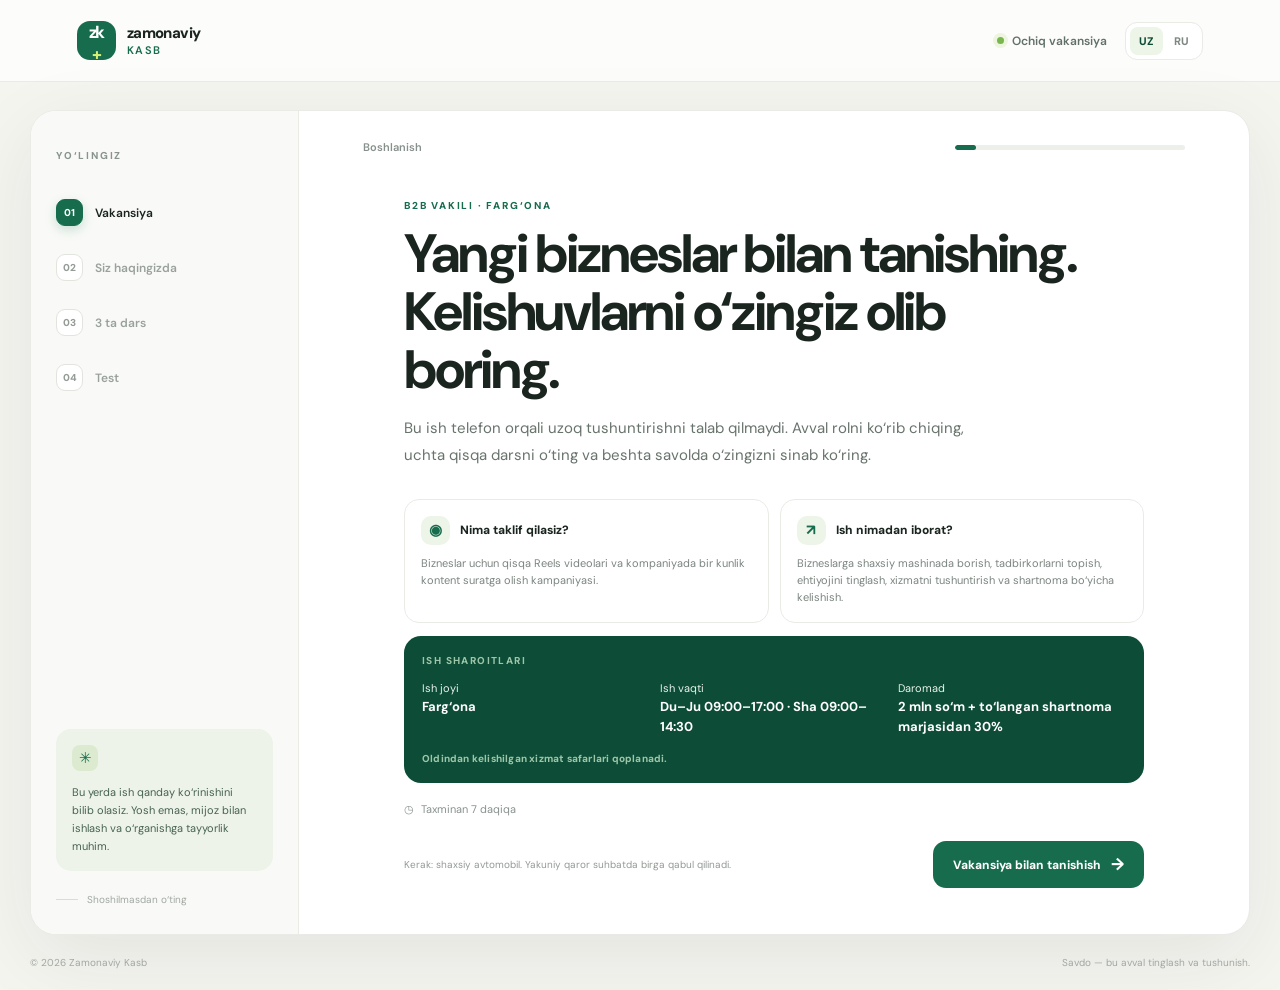
<file: vakansiya/index.html>
<!doctype html>
<html lang="uz">
<head>
  <meta charset="utf-8">
  <meta name="viewport" content="width=device-width, initial-scale=1">
  <meta name="theme-color" content="#f5f5f0">
  <meta name="description" content="Zamonaviy Kasb — B2B vakil lavozimi bilan tanishing, qisqa darslarni ko‘ring va amaliy testdan o‘ting.">
  <title>Zamonaviy Kasb — vakansiya bilan tanishing</title>
  <link rel="preconnect" href="https://fonts.googleapis.com">
  <link rel="preconnect" href="https://fonts.gstatic.com" crossorigin>
  <link href="https://fonts.googleapis.com/css2?family=DM+Sans:wght@400;500;600;700;800&family=Manrope:wght@400;500;600;700;800&display=swap" rel="stylesheet">
  <link rel="stylesheet" href="styles.css?v=20261014-6">
</head>
<body>
  <header class="topbar">
    <a class="brand" href="#top" aria-label="Zamonaviy Kasb">
      <span class="brand-mark" aria-hidden="true">zk<span>+</span></span>
      <span class="brand-name">zamonaviy<span>kasb</span></span>
    </a>
    <div class="top-actions">
      <span class="role-chip"><span class="live-dot"></span><span data-i18n="roleChip"></span></span>
      <div class="language-switch" role="group" aria-label="Til / Язык">
        <button type="button" data-lang="uz" class="selected" aria-pressed="true">UZ</button>
        <button type="button" data-lang="ru" aria-pressed="false">RU</button>
      </div>
    </div>
  </header>

  <main id="top" class="page-shell">
    <aside class="side-panel">
      <div class="side-label" data-i18n="pathLabel"></div>
      <div class="step-list" id="stepList" aria-label="Progress"></div>
      <div class="side-note">
        <span class="note-icon" aria-hidden="true">✳</span>
        <p data-i18n="sideNote"></p>
      </div>
      <div class="side-foot"><span class="side-foot-line"></span><span data-i18n="sideFoot"></span></div>
    </aside>

    <section class="main-panel">
      <div class="progress-row">
        <span id="progressLabel"></span>
        <span class="progress-track"><span id="progressFill"></span></span>
      </div>
      <div id="view" aria-live="polite"></div>
    </section>
  </main>

  <footer class="site-footer">
    <span>© <span id="year"></span> Zamonaviy Kasb</span>
    <span data-i18n="footerNote"></span>
  </footer>
  <script src="app.js?v=20261014-6"></script>
</body>
</html>
</file>
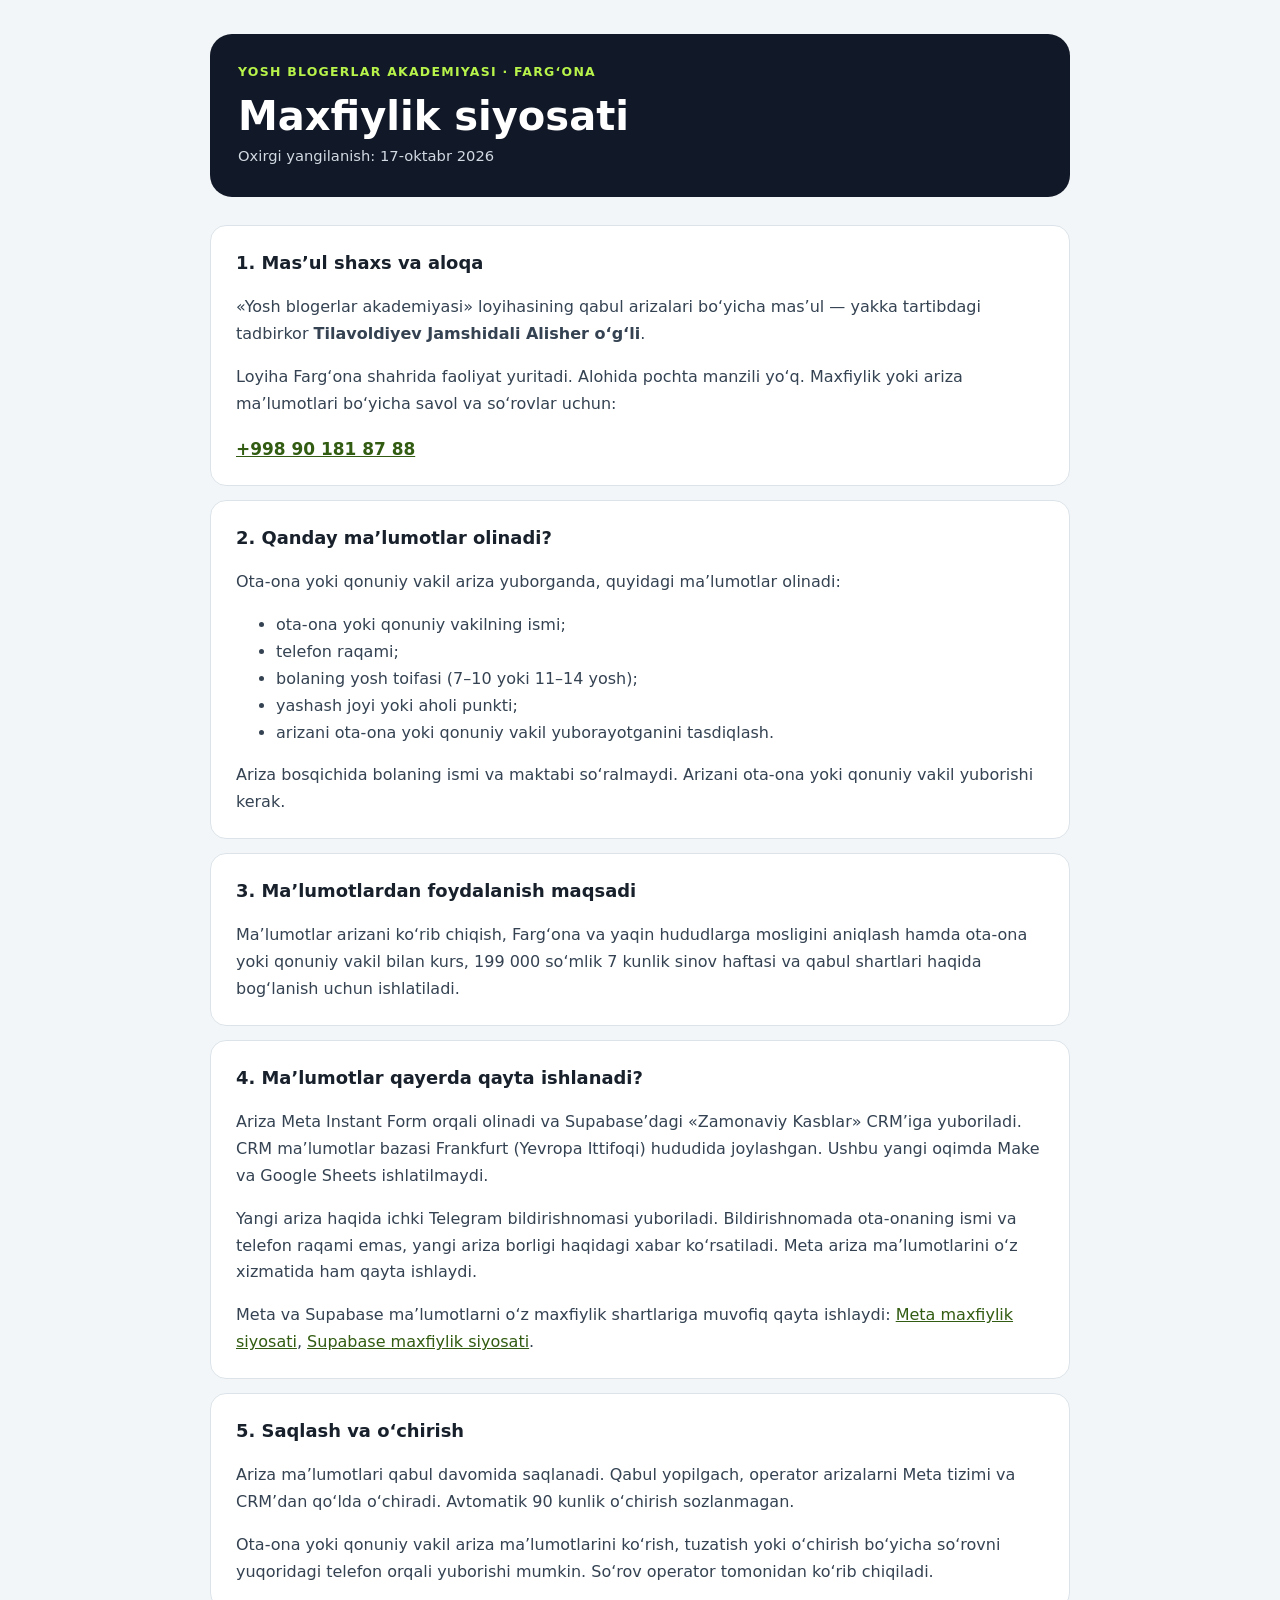
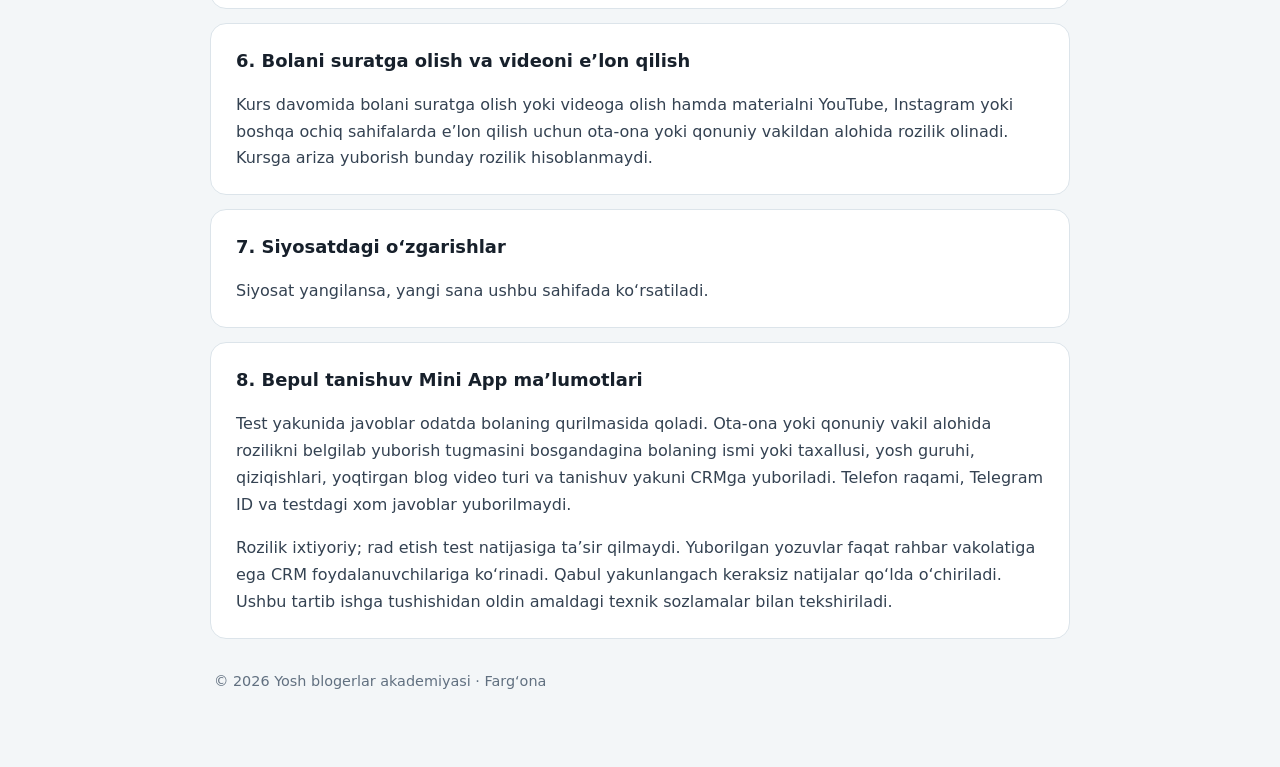
<file: maxfiylik-siyosati.html>
<!doctype html>
<html lang="uz-Latn">
<head>
  <meta charset="utf-8">
  <meta name="viewport" content="width=device-width, initial-scale=1">
  <meta name="theme-color" content="#111827">
  <meta name="description" content="Yosh blogerlar akademiyasi arizalari bo‘yicha maxfiylik siyosati.">
  <title>Maxfiylik siyosati — Yosh blogerlar akademiyasi</title>
  <style>
    :root{--ink:#17202b;--muted:#617080;--paper:#f3f6f8;--card:#fff;--line:#dce4ea;--accent:#b7f34a;--dark:#111827}
    *{box-sizing:border-box}body{margin:0;background:var(--paper);color:var(--ink);font:16px/1.68 system-ui,-apple-system,"Segoe UI",sans-serif}
    .page{width:min(860px,calc(100% - 32px));margin:0 auto;padding:34px 0 58px}header{padding:28px;background:var(--dark);color:white;border-radius:22px}
    .brand{color:var(--accent);font-size:.78rem;font-weight:800;letter-spacing:.1em;text-transform:uppercase}h1{margin:10px 0 5px;font-size:clamp(1.8rem,5vw,2.5rem);line-height:1.16}.date{margin:0;color:#d2d9e2;font-size:.92rem}
    main{padding-top:14px}section{margin:14px 0;padding:22px 25px;background:var(--card);border:1px solid var(--line);border-radius:16px}h2{margin:0 0 8px;font-size:1.12rem}p,li{color:#344252}p:last-child,ul:last-child{margin-bottom:0}a{color:#325c12}.contact{font-weight:700;font-size:1.06rem}footer{color:var(--muted);font-size:.9rem;padding:16px 4px}
    @media(max-width:560px){.page{padding-top:16px}header,section{padding:20px;border-radius:15px}}
  </style>
</head>
<body>
  <div class="page">
    <header>
      <div class="brand">Yosh blogerlar akademiyasi · Farg‘ona</div>
      <h1>Maxfiylik siyosati</h1>
      <p class="date">Oxirgi yangilanish: 17-oktabr 2026</p>
    </header>
    <main>
      <section>
        <h2>1. Mas’ul shaxs va aloqa</h2>
        <p>«Yosh blogerlar akademiyasi» loyihasining qabul arizalari bo‘yicha mas’ul — yakka tartibdagi tadbirkor <strong>Tilavoldiyev Jamshidali Alisher o‘g‘li</strong>.</p>
        <p>Loyiha Farg‘ona shahrida faoliyat yuritadi. Alohida pochta manzili yo‘q. Maxfiylik yoki ariza ma’lumotlari bo‘yicha savol va so‘rovlar uchun:</p>
        <p class="contact"><a href="tel:+998901818788">+998 90 181 87 88</a></p>
      </section>
      <section>
        <h2>2. Qanday ma’lumotlar olinadi?</h2>
        <p>Ota-ona yoki qonuniy vakil ariza yuborganda, quyidagi ma’lumotlar olinadi:</p>
        <ul>
          <li>ota-ona yoki qonuniy vakilning ismi;</li>
          <li>telefon raqami;</li>
          <li>bolaning yosh toifasi (7–10 yoki 11–14 yosh);</li>
          <li>yashash joyi yoki aholi punkti;</li>
          <li>arizani ota-ona yoki qonuniy vakil yuborayotganini tasdiqlash.</li>
        </ul>
        <p>Ariza bosqichida bolaning ismi va maktabi so‘ralmaydi. Arizani ota-ona yoki qonuniy vakil yuborishi kerak.</p>
      </section>
      <section>
        <h2>3. Ma’lumotlardan foydalanish maqsadi</h2>
        <p>Ma’lumotlar arizani ko‘rib chiqish, Farg‘ona va yaqin hududlarga mosligini aniqlash hamda ota-ona yoki qonuniy vakil bilan kurs, 199 000 so‘mlik 7 kunlik sinov haftasi va qabul shartlari haqida bog‘lanish uchun ishlatiladi.</p>
      </section>
      <section>
        <h2>4. Ma’lumotlar qayerda qayta ishlanadi?</h2>
        <p>Ariza Meta Instant Form orqali olinadi va Supabase’dagi «Zamonaviy Kasblar» CRM’iga yuboriladi. CRM ma’lumotlar bazasi Frankfurt (Yevropa Ittifoqi) hududida joylashgan. Ushbu yangi oqimda Make va Google Sheets ishlatilmaydi.</p>
        <p>Yangi ariza haqida ichki Telegram bildirishnomasi yuboriladi. Bildirishnomada ota-onaning ismi va telefon raqami emas, yangi ariza borligi haqidagi xabar ko‘rsatiladi. Meta ariza ma’lumotlarini o‘z xizmatida ham qayta ishlaydi.</p>
        <p>Meta va Supabase ma’lumotlarni o‘z maxfiylik shartlariga muvofiq qayta ishlaydi: <a href="https://www.facebook.com/privacy/policy/">Meta maxfiylik siyosati</a>, <a href="https://supabase.com/privacy">Supabase maxfiylik siyosati</a>.</p>
      </section>
      <section>
        <h2>5. Saqlash va o‘chirish</h2>
        <p>Ariza ma’lumotlari qabul davomida saqlanadi. Qabul yopilgach, operator arizalarni Meta tizimi va CRM’dan qo‘lda o‘chiradi. Avtomatik 90 kunlik o‘chirish sozlanmagan.</p>
        <p>Ota-ona yoki qonuniy vakil ariza ma’lumotlarini ko‘rish, tuzatish yoki o‘chirish bo‘yicha so‘rovni yuqoridagi telefon orqali yuborishi mumkin. So‘rov operator tomonidan ko‘rib chiqiladi.</p>
      </section>
      <section>
        <h2>6. Bolani suratga olish va videoni e’lon qilish</h2>
        <p>Kurs davomida bolani suratga olish yoki videoga olish hamda materialni YouTube, Instagram yoki boshqa ochiq sahifalarda e’lon qilish uchun ota-ona yoki qonuniy vakildan alohida rozilik olinadi. Kursga ariza yuborish bunday rozilik hisoblanmaydi.</p>
      </section>
      <section>
        <h2>7. Siyosatdagi o‘zgarishlar</h2>
        <p>Siyosat yangilansa, yangi sana ushbu sahifada ko‘rsatiladi.</p>
      </section>
          <section>
        <h2>8. Bepul tanishuv Mini App ma’lumotlari</h2>
        <p>Test yakunida javoblar odatda bolaning qurilmasida qoladi. Ota-ona yoki qonuniy vakil alohida rozilikni belgilab yuborish tugmasini bosgandagina bolaning ismi yoki taxallusi, yosh guruhi, qiziqishlari, yoqtirgan blog video turi va tanishuv yakuni CRMga yuboriladi. Telefon raqami, Telegram ID va testdagi xom javoblar yuborilmaydi.</p>
        <p>Rozilik ixtiyoriy; rad etish test natijasiga ta’sir qilmaydi. Yuborilgan yozuvlar faqat rahbar vakolatiga ega CRM foydalanuvchilariga ko‘rinadi. Qabul yakunlangach keraksiz natijalar qo‘lda o‘chiriladi. Ushbu tartib ishga tushishidan oldin amaldagi texnik sozlamalar bilan tekshiriladi.</p>
      </section>
    </main>
    <footer>© 2026 Yosh blogerlar akademiyasi · Farg‘ona</footer>
  </div>
</body>
</html>
</file>
<file: styles.css>
:root{color-scheme:light;--ink:#202123;--muted:#737780;--quiet:#9ca0a8;--line:#e5e6e8;--canvas:#fff;--sidebar:#f7f7f8;--soft:#f2f2f3;--accent:#10a37f;--accent-dark:#078366;--accent-soft:#e7f5f0;--blue-soft:#edf4fb;--lilac-soft:#f3effc;--warn:#fff5df;--danger:#b23b35;--shadow:0 18px 60px #11182718;font-family:Inter,-apple-system,BlinkMacSystemFont,"Segoe UI",sans-serif}
*{box-sizing:border-box}
body{margin:0;background:var(--canvas);color:var(--ink);font-size:15px;line-height:1.5}
button,input,textarea,select{font:inherit}
button{cursor:pointer}
a{color:inherit;text-decoration:none}
.hidden{display:none!important}
.app-shell{min-height:100dvh;display:flex;background:#fff}
.sidebar{width:252px;flex:0 0 252px;background:var(--sidebar);border-right:1px solid #ececef;padding:18px 12px;display:flex;flex-direction:column}
.brand{display:flex;align-items:center;gap:10px;padding:8px 10px;font-weight:720;font-size:14px;letter-spacing:-.02em}
.brand-symbol{width:28px;height:28px;display:grid;place-items:center;color:var(--accent);font-size:25px;line-height:1}
.nav-label{padding:30px 12px 9px;font-size:10px;font-weight:750;letter-spacing:.12em;color:#9a9da4}
.side-nav{display:grid;gap:4px}
.nav-item{height:42px;border:0;border-radius:9px;background:transparent;display:flex;align-items:center;gap:11px;padding:0 12px;color:#42454b;text-align:left;font-size:13px;font-weight:540}
.nav-item:hover,.nav-item.active{background:#ebebed;color:#17181a}
.nav-icon{width:18px;text-align:center;color:#777b82;font-size:17px}
.nav-count{margin-left:auto;border-radius:99px;background:#e4e5e7;color:#62666d;padding:1px 7px;font-size:10px}
.sidebar-bottom{margin-top:auto;border-top:1px solid #e8e8ea;padding-top:12px;display:grid;gap:8px}
.profile{display:flex;align-items:center;gap:10px;padding:8px}
.avatar{width:32px;height:32px;border-radius:50%;background:#d9f1e8;color:#087957;display:grid;place-items:center;font-weight:750}
.profile-copy{display:grid;line-height:1.25}.profile-copy b{font-size:12px;font-weight:650}.profile-copy small{font-size:10px;color:var(--muted);margin-top:4px}
.logout{width:100%}
.main-column{min-width:0;flex:1;display:flex;flex-direction:column}
.topbar{height:58px;flex:0 0 58px;display:flex;align-items:center;justify-content:space-between;padding:0 clamp(20px,4vw,48px);border-bottom:1px solid #f0f0f1;background:#ffffffec;position:sticky;top:0;z-index:5;backdrop-filter:blur(10px)}
.mobile-brand{display:none}.topbar-right{display:flex;align-items:center;gap:12px}
.secure-pill{display:inline-flex;align-items:center;gap:7px;color:#777b82;font-size:11px}.secure-pill i{width:7px;height:7px;border-radius:50%;background:#21a77d}
.icon-button{width:36px;height:36px;border:1px solid var(--line);background:#fff;border-radius:10px;color:#555961;display:inline-grid;place-items:center;font-size:20px;line-height:1}
.icon-button:hover{background:var(--soft)}
.mobile-logout{display:none}
.workspace{width:min(100%,1060px);margin:0 auto;padding:38px clamp(20px,5vw,58px) 64px}
.page{display:none}.page.active{display:block}
.page-heading{display:flex;align-items:flex-end;justify-content:space-between;gap:20px;margin:0 0 26px}
.page-heading h1{margin:2px 0 4px;font-size:28px;font-weight:650;letter-spacing:-.045em;line-height:1.2}
.eyebrow{margin:0 0 6px;font-size:10px;letter-spacing:.12em;font-weight:750;color:#858991}
.subtle{margin:0;color:var(--muted);font-size:13px}
.button{border:1px solid transparent;border-radius:10px;min-height:42px;padding:9px 15px;display:inline-flex;align-items:center;justify-content:center;gap:8px;font-size:13px;font-weight:650;transition:background .15s,transform .12s}
.button:active{transform:scale(.985)}
.button.primary{background:var(--accent);color:#fff}
.button.primary:hover{background:var(--accent-dark)}
.button.secondary{background:#fff;border-color:var(--line);color:#33363b}
.button.secondary:hover{background:#f7f7f8}
.button.full{width:100%}
.new-order-btn{white-space:nowrap}
.text-button{border:0;background:transparent;color:#555961;font-size:12px;font-weight:600;padding:8px 0}
.text-button:hover{color:var(--accent-dark)}
.text-button span{margin-left:4px}
.stats-grid{display:grid;grid-template-columns:repeat(3,minmax(0,1fr));gap:13px;margin-bottom:23px}
.stat-card{min-height:142px;border:1px solid var(--line);border-radius:13px;padding:17px;display:grid;grid-template-columns:34px 1fr;grid-template-rows:auto auto auto;column-gap:11px;align-content:start}
.stat-icon{width:34px;height:34px;border-radius:10px;grid-row:1/4;display:grid;place-items:center;font-size:18px}
.stat-icon.mint{background:var(--accent-soft);color:var(--accent-dark)}.stat-icon.sky{background:var(--blue-soft);color:#3673aa}.stat-icon.lilac{background:var(--lilac-soft);color:#7657b3}
.stat-label{font-size:11px;color:var(--muted);align-self:center}.stat-card>b{font-size:27px;line-height:1.1;letter-spacing:-.04em;margin-top:8px}.stat-card>small{font-size:10px;color:var(--quiet);margin-top:5px}
.section-card{border:1px solid var(--line);border-radius:13px;padding:19px;margin:13px 0}
.section-heading{display:flex;align-items:center;justify-content:space-between;gap:14px;margin-bottom:14px}
.section-heading h2{margin:0;font-size:15px;font-weight:650;letter-spacing:-.02em}.section-heading p{margin:3px 0 0;font-size:11px;color:var(--muted)}
.list-stack{display:grid}
.loading-row{padding:22px;color:var(--muted);font-size:12px;text-align:center}
.mini-row{display:grid;grid-template-columns:36px minmax(0,1fr) auto;align-items:center;gap:11px;border-top:1px solid #f0f0f1;padding:12px 1px}
.mini-avatar{width:34px;height:34px;border-radius:50%;display:grid;place-items:center;background:#f0f4f2;color:#168265;font-size:12px;font-weight:700}
.mini-main{min-width:0}.mini-main b{display:block;font-size:12px;font-weight:640;overflow:hidden;text-overflow:ellipsis;white-space:nowrap}.mini-main small{display:block;color:var(--muted);font-size:10px;margin-top:3px;overflow:hidden;text-overflow:ellipsis;white-space:nowrap}
.status{display:inline-flex;align-items:center;gap:6px;border-radius:99px;background:#f0f1f2;color:#666a71;padding:4px 9px;font-size:10px;font-weight:620;white-space:nowrap}
.status:before{content:"";width:6px;height:6px;border-radius:50%;background:#a2a6ad}
.status.new{background:#edf5f1;color:#14795f}.status.new:before{background:#1aa47f}
.status.contacted{background:#eef4fb;color:#3973a8}.status.contacted:before{background:#548cc0}
.status.interview{background:#f4effb;color:#7858ad}.status.interview:before{background:#8a68c1}
.status.hired{background:#eaf5ed;color:#377449}.status.hired:before{background:#4d9a5e}
.status.rejected{background:#f8eeee;color:#9b514b}.status.rejected:before{background:#bf6259}
.toolbar{display:flex;align-items:center;gap:9px;margin:0 0 16px}
.search-box{display:flex;align-items:center;gap:8px;min-width:0;flex:1;height:42px;border:1px solid var(--line);border-radius:10px;padding:0 12px;background:#fff;color:#858991}
.search-box:focus-within{border-color:#9bceb9;box-shadow:0 0 0 3px #10a37f12}
.search-box>span{font-size:20px;line-height:1}.search-box input{width:100%;border:0;outline:none;background:transparent;color:var(--ink);font-size:12px;min-width:0}
.search-box input::placeholder{color:#a0a3aa}
.filter-select,.input-control{height:42px;border:1px solid var(--line);border-radius:10px;padding:0 11px;background:#fff;color:#33363b;font-size:12px;outline:none}
.filter-select:focus,.input-control:focus{border-color:#9bceb9;box-shadow:0 0 0 3px #10a37f12}
.lead-list,.order-list{display:grid;gap:9px}
.lead-card,.order-card{width:100%;border:1px solid var(--line);border-radius:12px;padding:15px 16px;background:#fff;text-align:left;transition:border-color .15s,box-shadow .15s}
.lead-card:hover,.order-card:hover{border-color:#cfd5d2;box-shadow:0 4px 14px #1018280b}
.lead-card-top,.order-card-top{display:flex;align-items:center;gap:12px}
.lead-card .mini-avatar{width:40px;height:40px;font-size:13px;flex:0 0 auto}
.lead-card-info,.order-card-info{flex:1;min-width:0}
.lead-card-name,.order-card-name{font-size:13px;font-weight:660;display:block;overflow:hidden;text-overflow:ellipsis;white-space:nowrap}
.lead-card-secondary,.order-card-secondary{font-size:11px;color:var(--muted);display:block;margin-top:3px}
.lead-card-foot,.order-card-foot{display:flex;justify-content:space-between;align-items:center;gap:10px;margin-top:12px;padding-top:11px;border-top:1px solid #f0f0f1}
.lead-answer{font-size:10px;color:#666a71;overflow:hidden;text-overflow:ellipsis;white-space:nowrap;max-width:68%}
.order-amount{font-size:13px;font-weight:700}
.empty-state{padding:55px 15px;text-align:center;border:1px dashed #dddfe2;border-radius:14px;color:#656970}
.empty-icon{width:42px;height:42px;border-radius:14px;background:#f1f6f3;color:#168265;display:grid;place-items:center;margin:0 auto 12px;font-size:21px}
.empty-state b{font-size:13px}.empty-state p{margin-top:5px}
.message{padding:11px 12px;border-radius:10px;margin:11px 0;background:var(--warn);color:#77561c;font-size:12px}
.message.error{background:#fff0ef;color:var(--danger)}.message.success{background:#e9f7ef;color:#277047}
.dialog{width:min(100% - 28px,550px);max-height:min(88dvh,840px);border:1px solid var(--line);border-radius:18px;padding:22px;background:#fff;color:var(--ink);box-shadow:var(--shadow);overflow:auto}
.dialog::backdrop{background:#17191c68;backdrop-filter:blur(2px)}
.dialog.small-dialog{width:min(100% - 28px,450px)}
.dialog-head{display:flex;align-items:flex-start;justify-content:space-between;gap:14px;margin-bottom:18px}
.dialog-head h2{font-size:20px;line-height:1.25;letter-spacing:-.035em;margin:0;font-weight:650}
.field-label{display:block;margin:13px 0 6px;font-size:11px;font-weight:650;color:#44474d}
.field-label span{color:var(--muted);font-weight:450}
.dialog .input-control{width:100%;height:46px;padding:10px 12px;font-size:13px}
.dialog .note-area{height:auto;min-height:94px;resize:vertical}
.dialog .compact-area{height:auto;min-height:62px;resize:vertical}
.dialog-actions{display:flex;align-items:center;justify-content:flex-end;gap:9px;margin-top:19px}
.dialog-actions .button{min-width:110px}
.detail-grid{display:grid;gap:0;border-top:1px solid var(--line);margin-bottom:13px}
.detail-row{display:grid;grid-template-columns:minmax(115px,.7fr) minmax(0,1.3fr);gap:14px;padding:10px 0;border-bottom:1px solid #f0f0f1;font-size:12px}
.detail-row span{color:var(--muted)}.detail-row b{font-weight:550;white-space:pre-wrap;overflow-wrap:anywhere}
.share-link{padding:12px;border-radius:9px;background:#f5f5f6;font-size:11px;overflow-wrap:anywhere;color:#3e4147}
.login-page{flex:1;display:grid;place-items:center;padding:22px}
.login-card{width:min(100%,380px);padding:34px;border:1px solid var(--line);border-radius:16px;text-align:center;box-shadow:0 8px 28px #10182808}
.login-mark{width:46px;height:46px;border-radius:15px;background:var(--accent-soft);color:var(--accent);display:grid;place-items:center;margin:0 auto 20px;font-size:28px}
.login-card h1,.owner-card h1{font-size:24px;letter-spacing:-.04em;line-height:1.2;margin:5px 0 8px;font-weight:650}
  .login-card .button{margin-top:12px}.login-card .input-control{width:100%;height:48px;text-align:center;font-size:20px;letter-spacing:.35em}.login-card .field-label{text-align:left}.login-note{font-size:11px;color:var(--quiet);line-height:1.55;margin:13px 0 0}
.owner-page{width:100%;min-height:100dvh;background:#f7f7f8;padding:28px 14px}
.owner-card{max-width:660px;margin:0 auto;padding:clamp(18px,5vw,36px);border:1px solid var(--line);border-radius:16px;background:white;box-shadow:0 8px 28px #10182808}
.owner-card .login-mark{margin-left:0}
.terms-copy{font-size:12px;color:#51545a;border-top:1px solid var(--line);border-bottom:1px solid var(--line);padding:14px 0;margin:16px 0}
.terms-copy h2{font-size:14px;color:var(--ink)}.terms-copy h3{font-size:12px;color:var(--ink);margin:16px 0 4px}.terms-copy li{margin:6px 0}
.signature{display:block;width:100%;height:180px;border:1px dashed #aeb3b8;border-radius:10px;touch-action:none;background:#fff}
.agree-row{display:flex;align-items:flex-start;gap:9px;font-size:11px;margin:13px 0}
.agree-row input{width:18px;height:18px;flex:0 0 18px;accent-color:var(--accent)}
.toast{position:fixed;z-index:30;left:50%;bottom:25px;transform:translateX(-50%);max-width:calc(100% - 28px);padding:11px 15px;border-radius:10px;background:#202123;color:#fff;font-size:12px;box-shadow:var(--shadow)}
@media(max-width:850px){.sidebar{width:220px;flex-basis:220px}.workspace{padding:30px 24px 50px}}
@media(max-width:640px){
 .sidebar{display:none}.main-column{min-height:100dvh}.topbar{height:54px;flex-basis:54px;padding:0 16px}.mobile-brand{display:flex;padding:0;font-size:13px}.mobile-brand .brand-symbol{font-size:22px}.topbar-right{gap:8px}.secure-pill{font-size:10px}.mobile-logout{display:inline-grid;width:32px;height:32px;font-size:17px}
 .workspace{padding:25px 15px calc(96px + env(safe-area-inset-bottom));width:100%}.page-heading{align-items:flex-start;margin-bottom:19px;gap:12px}.page-heading h1{font-size:24px}.page-heading .subtle{font-size:12px}
 .new-order-btn{padding:9px 11px;min-height:38px;font-size:11px}
 .stats-grid{grid-template-columns:1fr 1fr;gap:8px;margin-bottom:14px}.stat-card{min-height:118px;padding:12px;grid-template-columns:30px 1fr;column-gap:8px}.stat-icon{width:30px;height:30px}.stat-card>b{font-size:23px;margin-top:6px}.stat-card>small{font-size:9px}
 .section-card{padding:15px 13px;margin:9px 0;border-radius:12px}.section-heading h2{font-size:14px}.section-heading p{font-size:10px}.section-heading .text-button{font-size:10px}
 .mini-row{grid-template-columns:32px minmax(0,1fr) auto;gap:8px;padding:11px 0}.mini-avatar{width:31px;height:31px;font-size:11px}.mini-main b{font-size:11px}.mini-main small{font-size:9px}.mini-row .status{font-size:9px;padding:4px 7px}
 .toolbar{gap:7px;margin-bottom:12px}.search-box{height:42px;padding:0 10px}.search-box input{font-size:11px}.filter-select{max-width:132px;height:42px;font-size:10px;padding:0 6px}.toolbar>.icon-button{flex:0 0 38px}
 .lead-card,.order-card{padding:13px 12px}.lead-card-foot,.order-card-foot{margin-top:10px}.lead-card-name,.order-card-name{font-size:12px}.lead-card-secondary,.order-card-secondary{font-size:10px}
 .mobile-nav{display:grid;position:fixed;z-index:15;left:0;right:0;bottom:0;grid-template-columns:repeat(3,1fr);gap:4px;padding:7px 12px calc(7px + env(safe-area-inset-bottom));border-top:1px solid var(--line);background:#ffffffed;backdrop-filter:blur(15px)}
 .mobile-nav-item{border:0;background:transparent;border-radius:10px;min-height:48px;display:grid;place-items:center;align-content:center;gap:1px;color:#767a81}.mobile-nav-item span{font-size:18px;line-height:1.1}.mobile-nav-item small{font-size:9px;font-weight:600}.mobile-nav-item.active{background:#e8f4ef;color:#078366}
 .dialog{width:100%;max-width:none;max-height:calc(100dvh - 12px);margin:auto 0 0;border-radius:18px 18px 0 0;border-bottom:0;padding:19px 16px calc(17px + env(safe-area-inset-bottom))}
 .dialog::backdrop{background:#17191c66}.dialog-head h2{font-size:19px}.dialog-actions{position:sticky;bottom:-17px;padding:12px 0 5px;background:#fff}.dialog-actions .button{flex:1;min-width:0}
 .detail-row{grid-template-columns:95px minmax(0,1fr);gap:10px;font-size:11px}
 .login-page{padding:16px}.login-card{padding:26px 20px}.owner-page{padding:12px 0}.owner-card{border-radius:0;border-left:0;border-right:0;padding:20px 16px;box-shadow:none}
}
@media(min-width:641px){.mobile-nav{display:none}}
@media print{.sidebar,.topbar,.mobile-nav,.dialog-actions,.button,.toast{display:none!important}body,.app-shell,.main-column{display:block;background:#fff}.workspace,.owner-page{display:block!important;padding:0;max-width:none}.page{display:none!important}.page.active{display:block!important}.section-card,.lead-card,.order-card{break-inside:avoid;box-shadow:none}}

/* Core CRM sections */
.language-switch{border:1px solid #e8e8ec;background:#fff;color:#4b4d56;border-radius:999px;padding:8px 12px;font:600 12px inherit;cursor:pointer}
.research-banner{display:flex;align-items:center;justify-content:space-between;gap:16px;padding:18px 20px;margin:18px 0;background:#f1f7f5;border:1px solid #d9ebe4;border-radius:18px}
.research-banner p{margin:5px 0 0;max-width:640px;font-size:13px}
.research-actions{display:flex;align-items:center;gap:8px;flex-wrap:wrap}.upload-privacy{display:block;margin-top:8px;color:#80838b;font-size:11px}
.crm-list{display:grid;gap:12px;margin-top:18px}
.crm-card{display:flex;align-items:center;justify-content:space-between;gap:18px;padding:18px 20px;background:#fff;border:1px solid #ececf0;border-radius:18px;box-shadow:0 4px 18px #20212a08}
.crm-card-main{min-width:0;flex:1}.crm-card-title{display:flex;align-items:center;gap:12px;flex-wrap:wrap}.crm-card-title b{font-size:16px}.crm-card p{margin:6px 0 0;color:#737681;font-size:13px}.crm-card-meta a{color:#337d68;text-decoration:none}.crm-card-actions{display:flex;align-items:center;gap:8px;flex-wrap:wrap}.crm-card-actions .filter-select{min-width:140px}.crm-card .button{white-space:nowrap}
.research-banner .subtle{color:#68736e}.custom-tab-nav{animation:fade-in .18s ease-out}
.language-switch:focus-visible,.crm-card button:focus-visible,.crm-card a:focus-visible{outline:3px solid #a8d7c7;outline-offset:2px}
@keyframes fade-in{from{opacity:0;transform:translateY(3px)}to{opacity:1;transform:translateY(0)}}
@media(max-width:720px){.research-banner{align-items:flex-start;padding:15px;flex-direction:column}.research-actions{width:100%}.research-actions .button{flex:1;justify-content:center}.crm-card{align-items:flex-start;flex-direction:column;padding:16px}.crm-card-actions{width:100%}.crm-card-actions .button{flex:1;justify-content:center}.toolbar{flex-wrap:wrap}.toolbar .search-box{flex-basis:100%}.language-switch{padding:7px 9px;font-size:11px}.crm-card-title b{font-size:15px}}



/* Fargona Tezkor publication cards */
.promo-feature-card { padding: 22px 24px; border: 1px solid #e8ecea; border-radius: 20px; background: linear-gradient(135deg, #fff 0%, #f8fcfa 100%); box-shadow: 0 8px 24px rgba(18, 48, 39, .055); }
.promo-feature-card .crm-card-main { min-width: 0; }
.promo-feature-card .crm-card-main p { margin: 8px 0; color: #4b5652; line-height: 1.6; overflow-wrap: anywhere; }
.promo-feature-card .crm-card-main p:first-child { margin-top: 0; font-size: 18px; color: #202123; }
.promo-feature-card .crm-card-main p:first-child b { font-size: 10px; color: #0b9875; letter-spacing: .1em; }
.promo-feature-card .crm-card-main a.button { margin: 2px 4px 2px 0; }
.promo-feature-card .crm-card-actions { display: flex; align-items: center; flex-wrap: wrap; gap: 9px; margin-top: 18px; }
@media (max-width: 640px) { .promo-feature-card { padding: 17px; border-radius: 17px; } .promo-feature-card .crm-card-main p:first-child { font-size: 17px; } .promo-feature-card .crm-card-actions { display: grid; grid-template-columns: 1fr 1fr; } .promo-feature-card .crm-card-actions .button:first-child { grid-column: 1 / -1; } }

.autopilot-steps{display:grid;grid-template-columns:repeat(3,1fr);gap:10px;margin-bottom:18px}.autopilot-steps>div{display:flex;align-items:center;gap:10px;padding:12px 14px;border:1px solid #e8ecea;border-radius:13px;background:#fafcfb;font-size:12px}.autopilot-steps span,.autopilot-section-title>span{width:28px;height:28px;border-radius:9px;display:grid;place-items:center;background:#e7f5f0;color:#078366;font-size:11px;font-weight:750}.autopilot-panel,.autopilot-result{padding:20px 22px;margin:12px 0;border:1px solid #e9ecea;border-radius:17px;background:#fff;box-shadow:0 5px 18px #20212a06}.autopilot-section-title{display:flex;align-items:center;gap:11px;margin-bottom:13px}.autopilot-section-title>span{flex:0 0 28px}.autopilot-section-title b,.autopilot-section-title small{display:block}.autopilot-section-title b{font-size:14px}.autopilot-section-title small{font-size:11px;color:var(--muted);margin-top:2px}.autopilot-panel>.input-control{width:100%}.autopilot-choice-grid{display:grid;grid-template-columns:repeat(2,minmax(0,1fr));gap:10px}.autopilot-choice{display:flex;gap:11px;padding:14px;border:1px solid var(--line);border-radius:13px;cursor:pointer}.autopilot-choice:has(input:checked){border-color:#9bcbb9;background:#f3faf7}.autopilot-choice input{width:17px;height:17px;margin-top:2px;accent-color:var(--accent)}.autopilot-choice b,.autopilot-choice small{display:block}.autopilot-choice b{font-size:12px}.autopilot-choice small{font-size:10px;color:var(--muted);margin-top:3px}.autopilot-fields{display:grid;grid-template-columns:repeat(3,1fr);gap:12px;margin-top:14px}.autopilot-fields label{min-width:0}.autopilot-fields .input-control{width:100%}.autopilot-result{background:linear-gradient(140deg,#f7fbf9,#fff);border-color:#dfece6}.autopilot-prompt{width:100%;height:235px!important;padding:12px;resize:vertical;line-height:1.55;white-space:pre-wrap;background:#fff!important}.autopilot-actions{display:flex;align-items:center;justify-content:flex-end;gap:9px;margin-top:12px}.autopilot-footnote{margin:12px 0 0;color:#727a76;font-size:11px}.autopilot-actions a[aria-disabled=true]{opacity:.55;pointer-events:none}@media(max-width:640px){.autopilot-steps{gap:5px}.autopilot-steps>div{padding:9px 6px;gap:5px;font-size:10px}.autopilot-steps span{width:24px;height:24px;flex:0 0 24px}.autopilot-panel,.autopilot-result{padding:16px}.autopilot-choice-grid{grid-template-columns:1fr}.autopilot-fields{grid-template-columns:1fr 1fr}.autopilot-fields label:first-child{grid-column:1/-1}.autopilot-actions{align-items:stretch;flex-direction:column-reverse}.autopilot-actions .button{width:100%}.mobile-nav{grid-template-columns:repeat(4,1fr);padding-left:6px;padding-right:6px}.mobile-nav-item small{font-size:8px}}

.autopilot-found{margin:14px 0 30px}.autopilot-found-head{display:flex;align-items:center;justify-content:space-between;gap:18px;padding:20px 22px;border:1px solid #e9ecea;border-radius:17px;background:#fff}.autopilot-found-head h2{margin:0;font-size:18px;letter-spacing:-.02em}.autopilot-found-head .subtle{max-width:650px;margin:7px 0 0;font-size:12px}.autopilot-count{display:inline-grid;place-items:center;min-width:27px;height:27px;padding:0 7px;border-radius:99px;background:#e7f5f0;color:#078366;font-size:12px;vertical-align:middle}.autopilot-found-actions{display:flex;gap:8px;flex-wrap:wrap}.autopilot-business-card{display:flex;align-items:center;justify-content:space-between;gap:14px;padding:17px 19px;border:1px solid #e9ecea;border-radius:15px;background:#fff}.autopilot-business-main{min-width:0}.autopilot-business-title{display:flex;align-items:center;gap:10px;flex-wrap:wrap}.autopilot-business-title b{font-size:14px}.autopilot-business-title span,.autopilot-business-main small{font-size:10px;color:#858991}.autopilot-business-main p{margin:5px 0 0;color:#737681;font-size:11px}.autopilot-contact a{color:#168265;text-decoration:none}.autopilot-business-card>.button{flex:0 0 auto}@media(max-width:640px){.autopilot-found-head{align-items:stretch;flex-direction:column;padding:16px}.autopilot-found-head h2{font-size:16px}.autopilot-found-actions{display:grid;grid-template-columns:1fr 1fr}.autopilot-business-card{align-items:flex-start;flex-direction:column;padding:15px}.autopilot-business-card>.button{width:100%;justify-content:center}}

/* Source profile pages */
.promo-source-group{margin:0 0 22px;padding:18px 20px;border:1px solid #e8ecea;border-radius:18px;background:#fbfcfb}
.promo-source-heading{display:flex;align-items:center;justify-content:space-between;gap:14px;margin-bottom:14px}
.promo-source-heading .eyebrow{margin:0 0 3px}
.promo-source-heading h2{margin:0;font-size:17px;letter-spacing:-.025em}
.source-page-top{display:flex;align-items:center;justify-content:space-between;gap:12px;margin:0 0 22px}
.source-page-header{display:flex;align-items:flex-end;justify-content:space-between;gap:20px;margin:0 0 22px;padding:0 0 20px;border-bottom:1px solid #e9ecea}
.source-page-header h1{margin:3px 0 5px;font-size:30px;line-height:1.15;letter-spacing:-.045em}
.source-page-header .subtle{margin:0}
.source-page-count{display:flex;align-items:center;gap:9px;padding:10px 14px;border:1px solid #e3eee9;border-radius:14px;background:#f3faf7;color:#168265}
.source-page-count b{font-size:20px;line-height:1}
.source-page-count span{font-size:10px;font-weight:700;letter-spacing:.1em}
.source-record-list{display:grid;gap:14px}
.source-record-card{padding:19px 20px;border:1px solid #e7ebe9;border-radius:16px;background:#fff;box-shadow:0 3px 14px rgba(29,43,38,.035)}
.source-record-header{display:flex;align-items:flex-start;justify-content:space-between;gap:18px}
.source-record-kicker{color:#159273;font-size:9px;font-weight:750;letter-spacing:.12em}
.source-record-header h3{margin:3px 0 0;color:#242925;font-size:17px;font-weight:650;letter-spacing:-.02em}
.source-record-meta{margin:5px 0 0;color:#7a817d;font-size:12px}
.source-record-actions{display:flex;align-items:center;justify-content:flex-end;gap:8px;flex-wrap:wrap}
.source-record-actions .button{white-space:nowrap}
.source-record-fields{display:grid;grid-template-columns:repeat(3,minmax(0,1fr));gap:10px;margin-top:17px}
.source-record-field{min-width:0;padding:10px 12px;border:1px solid #eff1f0;border-radius:11px;background:#fafbfa}
.source-record-field span,.source-record-evidence span{display:block;color:#838a86;font-size:9px;font-weight:700;letter-spacing:.08em;text-transform:uppercase}
.source-record-field b,.source-record-field a{display:block;margin-top:4px;color:#343a36;font-size:12px;font-weight:550;overflow-wrap:anywhere;text-decoration:none}
.source-record-field a{color:#168265}
.source-record-field .muted-value{color:#9aa09c;font-weight:450}
.source-record-evidence{margin-top:12px;padding:12px 14px;border-left:3px solid #45ae8f;border-radius:0 10px 10px 0;background:#f6faf8}
.source-record-evidence p{margin:5px 0 0;color:#5e6762;font-size:12px;line-height:1.55;overflow-wrap:anywhere}
@media(max-width:720px){
 .promo-source-group{padding:14px;border-radius:15px}
 .promo-source-heading{align-items:flex-start;flex-direction:column}
 .source-page-top{margin-bottom:17px}
 .source-page-header{align-items:flex-start;flex-direction:column;gap:12px;margin-bottom:17px;padding-bottom:16px}
 .source-page-header h1{font-size:25px}
 .source-record-card{padding:15px;border-radius:14px}
 .source-record-header{flex-direction:column;gap:12px}
 .source-record-actions{width:100%;justify-content:flex-start}
 .source-record-actions .button{flex:1;justify-content:center}
 .source-record-fields{grid-template-columns:1fr 1fr;gap:8px;margin-top:13px}
}


/* Keep the Bloggers home focused on the Fargona Tezkor folder */
#homePage > .page-heading,
#homePage > .research-banner,
#homePage > #excelImportMessage,
#homePage > .toolbar,
#homePage > #promoList,
#homePage > #promoEmpty{display:none!important}
#homePage > .blogger-subnav{display:flex;justify-content:center;align-items:center;width:100%;margin:clamp(24px,7vh,72px) auto}
#homePage .source-folder-button{display:grid;grid-template-columns:72px minmax(0,1fr) 42px;align-items:center;gap:18px;width:min(100%,720px);min-height:148px;padding:24px 30px;border:1px solid #079873;border-radius:26px;background:linear-gradient(125deg,#12ae86 0%,#078568 58%,#076c5a 100%);box-shadow:0 18px 42px #087b612e;color:#fff;text-align:left;cursor:pointer;transition:transform .18s ease,box-shadow .18s ease}
#homePage .source-folder-button:hover{transform:translateY(-3px);box-shadow:0 24px 50px #087b6138}
#homePage .source-folder-button:focus-visible{outline:4px solid #9be5cf;outline-offset:4px}
#homePage .source-folder-symbol{display:grid;place-items:center;width:68px;height:68px;border:1px solid #ffffff55;border-radius:21px;background:#ffffff20;font-size:34px;line-height:1}
#homePage .source-folder-name{font-size:clamp(24px,3vw,34px);font-weight:750;letter-spacing:-.035em}
#homePage .source-folder-arrow{display:grid;place-items:center;width:42px;height:42px;border:1px solid #ffffff55;border-radius:50%;background:#ffffff18;font-size:23px}
@media(max-width:720px){
 #homePage > .blogger-subnav{margin:28px auto}
 #homePage .source-folder-button{grid-template-columns:56px minmax(0,1fr) 36px;gap:13px;min-height:112px;padding:18px;border-radius:21px}
 #homePage .source-folder-symbol{width:54px;height:54px;border-radius:17px;font-size:27px}
 #homePage .source-folder-arrow{width:36px;height:36px;font-size:19px}
}


/* Dynamic source folders created from imported blogger profiles */
#homePage > .blogger-folder-grid{display:grid;grid-template-columns:repeat(auto-fit,minmax(min(100%,420px),1fr));gap:22px;width:min(100%,940px);margin:clamp(24px,7vh,72px) auto}
#homePage > .blogger-folder-grid.hidden{display:none!important}
#homePage .blogger-folder-grid .source-folder-button{width:100%;justify-self:center}
@media(max-width:720px){#homePage > .blogger-folder-grid{grid-template-columns:minmax(0,1fr);gap:14px;margin:28px auto}}

/* Clear, scannable custom lead records */
.custom-record-page-header{display:flex;align-items:flex-end;justify-content:space-between;gap:20px;margin:0 0 18px;padding:0 0 20px;border-bottom:1px solid #e8ecea}
.custom-record-page-header h1{margin:0;font-size:clamp(25px,3vw,34px);letter-spacing:-.04em}
.custom-record-page-header .subtle{margin:7px 0 0;font-size:13px}
.custom-record-page-header .button{flex:0 0 auto}
.custom-record-toolbar{display:flex;align-items:center;justify-content:space-between;gap:14px;margin:0 0 16px}
.custom-record-toolbar .search-box{width:min(100%,460px)}
.custom-record-count,.custom-record-completion{display:inline-flex;align-items:center;white-space:nowrap;border:1px solid #dcece5;border-radius:999px;background:#f3faf7;color:#087f61;padding:7px 11px;font-size:12px;font-weight:700}
.custom-record-card{display:block;padding:20px 22px;border-color:#e7ebe9;border-radius:17px;box-shadow:0 3px 14px #20212a08}
.custom-record-card-head{display:flex;align-items:flex-start;justify-content:space-between;gap:16px;margin-bottom:16px}
.custom-record-card-head .eyebrow{margin:0 0 4px;color:#128568}
.custom-record-card-head h2{margin:0;font-size:18px;letter-spacing:-.025em;overflow-wrap:anywhere}
.custom-record-card-head small{display:block;margin-top:5px;font-size:11px}
.custom-record-fields{display:grid;grid-template-columns:repeat(3,minmax(0,1fr));gap:9px}
.custom-record-field{min-width:0;padding:11px 12px;border:1px solid #edf0ef;border-radius:12px;background:#fafcfb}
.custom-record-field>span{display:block;margin-bottom:5px;color:#777e7a;font-size:10px;font-weight:700;letter-spacing:.04em}
.custom-record-field>strong{display:block;color:#202824;font-size:13px;font-weight:600;line-height:1.45;overflow-wrap:anywhere;white-space:pre-wrap}
.custom-record-field.is-empty>strong{color:#a5aaa7;font-weight:400}
.custom-record-link{color:#087f61;text-decoration:none}
.custom-record-link:hover{text-decoration:underline}
.custom-record-actions{display:flex;justify-content:flex-end;gap:8px;margin-top:15px;padding-top:14px;border-top:1px solid #edf0ef}
.button.danger{border:1px solid #f1d7d7;background:#fff;color:#b42318}
.button.danger:hover{background:#fff5f4}
.custom-record-actions button{min-width:112px}
@media(max-width:760px){.custom-record-page-header{align-items:flex-start;flex-direction:column}.custom-record-page-header .button{width:100%;justify-content:center}.custom-record-toolbar{align-items:stretch;flex-direction:column}.custom-record-toolbar .search-box{width:100%}.custom-record-card{padding:16px}.custom-record-card-head{align-items:flex-start;flex-direction:column}.custom-record-fields{grid-template-columns:repeat(2,minmax(0,1fr))}.custom-record-actions{display:grid;grid-template-columns:1fr 1fr}.custom-record-actions button{width:100%;min-width:0;justify-content:center}}
@media(max-width:430px){.custom-record-fields{grid-template-columns:1fr}}
.excel-lead-page-actions{display:flex;gap:8px;flex-wrap:wrap}
.excel-lead-page-actions .button{justify-content:center}
.excel-lead-list-head,.excel-lead-row{display:grid;grid-template-columns:minmax(0,1.2fr) minmax(150px,.8fr) minmax(135px,.65fr) 240px;align-items:center;gap:18px}
.excel-lead-list-head{padding:0 20px 8px;color:#858b87;font-size:10px;font-weight:750;letter-spacing:.07em}
.excel-lead-date-sort{justify-self:start;padding:0;border:0;background:none;color:inherit;font:inherit;letter-spacing:inherit;text-align:left;cursor:pointer}
.excel-lead-date-sort:hover{color:#087f61}
.excel-lead-date{color:#69736e;font-size:12px;white-space:nowrap}
.excel-lead-meta{grid-column:1/4;display:grid;gap:5px;min-width:0;padding-top:8px;border-top:1px solid #edf0ef}
.excel-lead-meta p{margin:0;color:#34413a;font-size:12px;line-height:1.45;overflow-wrap:anywhere}
.excel-lead-meta small{color:#7b8580;font-size:11px}
.excel-lead-row.is-high-intent{border-left:4px solid #e38a32;background:#fffaf3}
.excel-lead-number{flex:0 0 24px;color:#87918b;font-size:13px;font-weight:750;text-align:right}
.lead-intent-badge{display:inline-flex;flex:0 0 auto;align-items:center;border-radius:999px;background:#fff0d8;color:#95500c;padding:5px 8px;font-size:10px;font-weight:750;white-space:nowrap}
.high-intent-panel{margin:0 0 18px;padding:18px 20px;border:1px solid #f2d7b1;border-radius:16px;background:#fffaf3}
.high-intent-header{display:flex;align-items:center;justify-content:space-between;gap:16px;margin-bottom:12px}
.high-intent-header .eyebrow{margin:0 0 4px;color:#a55b14}
.high-intent-header h2{margin:0;font-size:18px}
.high-intent-header .subtle{margin:4px 0 0;font-size:12px}
.high-intent-total{display:grid;place-items:center;width:38px;height:38px;border-radius:50%;background:#f7e2c5;color:#8c4b0d;font-weight:800}
.high-intent-list{display:grid;grid-template-columns:repeat(auto-fit,minmax(230px,1fr));gap:8px}
.high-intent-item{display:flex;align-items:center;justify-content:space-between;gap:12px;min-width:0;padding:11px 13px;border:1px solid #f1e3d0;border-radius:12px;background:#fff;text-align:left;cursor:pointer}
.high-intent-item:hover{border-color:#df9e56}
.high-intent-item b{overflow:hidden;text-overflow:ellipsis;white-space:nowrap;font-size:13px}
.high-intent-item span{flex:0 0 auto;color:#8a5720;font-size:11px}
.excel-lead-row{padding:13px 18px;border:1px solid #e9ecea;border-radius:14px;background:#fff;box-shadow:0 2px 9px #20212a05}
.excel-lead-name{display:flex;align-items:center;gap:11px;min-width:0}
.excel-lead-name b{overflow:hidden;text-overflow:ellipsis;white-space:nowrap;font-size:14px}
.excel-lead-phone{color:#087f61;text-decoration:none;font-size:14px;font-weight:620}
.excel-lead-actions{display:flex;justify-content:flex-end;gap:8px}
.excel-lead-actions .button{min-width:105px;justify-content:center}
@media(max-width:760px){.excel-lead-page-actions{width:100%;display:grid;grid-template-columns:1fr 1fr}.excel-lead-page-actions #customAddRecord{grid-column:1/-1}.excel-lead-page-actions .button{width:100%}.excel-lead-list-head{display:none}.excel-lead-row{grid-template-columns:minmax(0,1fr) auto;gap:10px;padding:14px}.excel-lead-name{grid-column:1/-1}.excel-lead-phone{grid-column:1;grid-row:2}.excel-lead-actions{grid-column:2;grid-row:2}.excel-lead-date{grid-column:1/-1;grid-row:3}.excel-lead-meta{grid-column:1/-1;grid-row:4}.high-intent-panel{padding:15px}.high-intent-list{grid-template-columns:1fr}.lead-intent-badge{font-size:9px;padding:4px 6px}.excel-lead-number{flex-basis:18px}.excel-lead-actions .button{min-width:0;padding:8px 10px;font-size:11px}}
#mobileNav:has(.excel-leads-mobile-nav){grid-template-columns:repeat(6,minmax(0,1fr))}
.mobile-more{position:fixed;z-index:16;left:12px;right:12px;bottom:calc(88px + env(safe-area-inset-bottom));max-height:60vh;overflow:auto;display:grid;gap:2px;padding:8px;border:1px solid var(--line);border-radius:16px;background:#fff;box-shadow:0 12px 32px #0000002e}
.mobile-more.hidden{display:none}
.mobile-more-item{display:flex;align-items:center;gap:12px;min-height:48px;padding:0 12px;border:0;border-radius:10px;background:transparent;text-align:left;font:inherit;color:inherit}
.mobile-more-item span{width:24px;text-align:center;font-size:18px}.mobile-more-item b{font-weight:600;font-size:15px}.mobile-more-item.active{background:#e8f4ef;color:#078366}
@media(min-width:641px){.mobile-more{display:none}}


/* Excel lead consultation workflow */
.lead-status-columns{display:grid;grid-template-columns:repeat(4,minmax(0,1fr));gap:10px;margin:0 0 18px}
.lead-status-column{display:flex;align-items:center;justify-content:space-between;gap:12px;min-height:58px;padding:12px 16px;border:1px solid #e5e8e6;border-radius:14px;background:#fff;color:#4e5852;text-align:left;font-weight:700;transition:background .15s,border-color .15s,box-shadow .15s}
.lead-status-column:hover{border-color:#b8c4bd}
.lead-status-column b{display:grid;place-items:center;min-width:28px;height:28px;padding:0 8px;border-radius:999px;background:#f0f2f1;color:#5d6761;font-size:12px}
.lead-status-column.is-active{box-shadow:0 0 0 2px #1618170d}
.lead-status-column.is-booked{border-color:#f3d2a8;background:#fffaf3;color:#925316}
.lead-status-column.is-booked b{background:#f7e2c5;color:#8c4b0d}
.lead-status-column.is-booked.is-active{border-color:#e9a955;background:#fff3df}
.lead-status-column.is-attended{border-color:#b8e2c9;background:#f3fbf6;color:#24744a}
.lead-status-column.is-attended b{background:#d8f1e2;color:#1f7046}
.lead-status-column.is-attended.is-active{border-color:#64bd88;background:#eaf8ef}
.lead-status-column.is-no-answer{border-color:#f0c3c0;background:#fff7f6;color:#a63834}
.lead-status-column.is-no-answer b{background:#f8dddb;color:#9c302d}
.lead-status-column.is-no-answer.is-active{border-color:#d96e68;background:#ffedeb}
.lead-consult-actions{grid-column:1/4;display:flex;align-items:center;flex-wrap:wrap;gap:8px;min-width:0}
.lead-consult-actions>span:first-child{color:#737d76;font-size:11px;font-weight:650}
.lead-status-action{min-height:30px;padding:5px 11px;border:1px solid transparent;border-radius:999px;font-size:11px;font-weight:750;transition:transform .12s,box-shadow .12s}
.lead-status-action:hover{transform:translateY(-1px)}
.lead-status-action.is-booked{border-color:#f0cb9c;background:#fff3df;color:#96550e}
.lead-status-action.is-booked.is-selected{border-color:#df9b45;background:#f7e2c5;box-shadow:inset 0 0 0 1px #df9b45}
.lead-status-action.is-attended{border-color:#b5dfc5;background:#eaf8ef;color:#237449}
.lead-status-action.is-attended.is-selected{border-color:#54af78;background:#cdebd8;box-shadow:inset 0 0 0 1px #54af78}
.lead-status-action.is-no-answer{border-color:#efbfbc;background:#fff1f0;color:#a63834}
.lead-status-action.is-no-answer.is-selected{border-color:#d96e68;background:#f6d5d3;box-shadow:inset 0 0 0 1px #d96e68}
.lead-consult-status{display:inline-flex;align-items:center;min-height:28px;padding:4px 10px;border-radius:999px;background:#f1f3f2;color:#66716a;font-size:11px;font-weight:700}
.lead-consult-status.is-booked{background:#fff0d8;color:#925316}
.lead-consult-status.is-attended{background:#dff3e7;color:#24744a}
.lead-consult-status.is-no-answer{background:#f8dddb;color:#9c302d}
.excel-lead-row.is-consult-booked{border-color:#efcfaa;background:#fffaf3}
.excel-lead-row.is-consult-attended{border-color:#a9dabb;background:#f3fbf6}
.excel-lead-row.is-consult-no-answer{border-color:#edb2af;background:#fff6f5}
.excel-lead-call-row{display:flex;align-items:flex-start;gap:10px;min-width:0}
.excel-lead-call-copy{flex:1;min-width:0}
.excel-lead-call-placeholder{color:#9ca0a8!important;opacity:.72}
.excel-lead-call-edit.icon-button{width:30px;height:30px;flex:0 0 30px;border:0;background:transparent;color:#7b8580;font-size:19px;box-shadow:none}
.excel-lead-call-edit.icon-button:hover{background:#f2f4f3;color:#087f61}
@media(max-width:760px){.lead-status-columns{grid-template-columns:repeat(2,minmax(0,1fr));gap:6px;margin-bottom:14px}.lead-status-column{min-height:50px;padding:9px 10px;font-size:11px}.lead-status-column b{min-width:24px;height:24px;padding:0 6px}.lead-consult-actions{grid-column:1/-1;grid-row:4}.excel-lead-meta{grid-row:5}}
@media(max-width:430px){.lead-status-columns{grid-template-columns:1fr}.lead-status-column{min-height:44px}.lead-consult-actions{gap:6px}.lead-status-action{padding:5px 9px;font-size:10px}}
.language-switch b{font-weight:600;opacity:.45}.language-switch b.on{opacity:1;color:#078366}
@media(max-width:640px){.language-switch{min-height:44px;padding:0 14px}.icon-button{width:44px;height:44px}.mobile-brand{min-height:44px;display:inline-flex;align-items:center}}
@media(max-width:640px){.button{min-height:44px}}
.nav-archive{display:block}
.nav-archive-summary{height:42px;border-radius:9px;display:flex;align-items:center;gap:11px;padding:0 12px;color:#42454b;font-size:13px;font-weight:540;cursor:pointer;list-style:none;user-select:none}
.nav-archive-summary::-webkit-details-marker{display:none}
.nav-archive-summary:hover,.nav-archive:has(.nav-item.active)>.nav-archive-summary{background:#ebebed;color:#17181a}
.nav-archive-arrow{margin-left:auto;font-size:16px;transition:transform .15s}
.nav-archive[open]>.nav-archive-summary .nav-archive-arrow{transform:rotate(90deg)}
.nav-archive-list{display:grid;gap:4px;margin:4px 0 4px 14px;padding-left:8px;border-left:1px solid #e1e3e6}
.mobile-nav{grid-template-columns:none!important;grid-auto-flow:column;grid-auto-columns:1fr}
.nav-archive.drop-target>.nav-archive-summary{background:#e8f4ef;color:#078366;outline:2px dashed #078366;outline-offset:-2px}
.side-nav.drop-main .nav-archive-list{outline:2px dashed #c3c7cc;outline-offset:2px;border-radius:9px}
.nav-item[draggable="true"]{cursor:pointer}
.nav-context-menu{position:fixed;z-index:60;min-width:190px;padding:6px;border:1px solid #e1e3e6;border-radius:12px;background:#fff;box-shadow:0 12px 32px rgba(23,24,26,.16)}
.nav-context-menu.hidden{display:none}
.nav-context-menu button{width:100%;min-height:40px;padding:0 12px;border:0;border-radius:8px;background:transparent;color:#17181a;font-size:13px;font-weight:560;text-align:left;cursor:pointer}
.nav-context-menu button:hover{background:#ebebed}
.nav-item[data-renamed]>span:not(.nav-icon):not(.nav-count):not(.nav-custom-label){display:none}
.nav-item.drop-before{box-shadow:0 -2px 0 #078366}
.nav-item.drop-after{box-shadow:0 2px 0 #078366}
.nav-rename-panel{position:fixed;z-index:61;width:260px;padding:10px;border:1px solid #e1e3e6;border-radius:12px;background:#fff;box-shadow:0 12px 32px rgba(23,24,26,.16);display:grid;gap:8px}
.nav-rename-panel.hidden{display:none}
.nav-rename-panel input{height:40px;border:1px solid #d9dce0;border-radius:8px;padding:0 10px;font-size:14px}
.nav-rename-panel div{display:flex;gap:8px}
.nav-rename-panel .button{flex:1;min-height:38px;font-size:13px}
.nav-archive.drop-above{box-shadow:0 -2px 0 #078366}
.nav-archive.drop-below{box-shadow:0 2px 0 #078366}
/* Qayta aloqa (перезвонить) */
.lead-status-columns{grid-template-columns:repeat(5,minmax(0,1fr))}
.lead-status-column.is-callback{border-color:#c9d3f3;background:#f6f8ff;color:#2f4aa3}
.lead-status-column.is-callback b{background:#dfe6fb;color:#2a418f}
.lead-status-column.is-callback.is-active{border-color:#6f86d9;background:#edf1ff}
.lead-status-action.is-callback{border-color:#c4cff2;background:#f1f4ff;color:#2f4aa3}
.lead-status-action.is-callback.is-selected{border-color:#6f86d9;background:#dfe6fb;box-shadow:inset 0 0 0 1px #6f86d9}
.lead-consult-status.is-callback{background:#e4e9fb;color:#2f4aa3}
.excel-lead-row.is-consult-callback{border-color:#c4cff2;background:#f7f9ff}
.callback-dialog{width:min(420px,calc(100vw - 32px));padding:0;border:1px solid #e1e3e6;border-radius:16px;box-shadow:0 24px 60px rgba(23,24,26,.22)}
.callback-dialog::backdrop{background:rgba(23,24,26,.4)}
.callback-form{display:grid;gap:12px;padding:20px}
.callback-form h2{margin:0;font-size:20px}
.callback-lead{margin:-6px 0 0;font-size:13px}
.callback-hint{margin:0;color:#68736e;font-size:13px}
.callback-presets{display:grid;grid-template-columns:1fr 1fr;gap:8px}
.callback-presets button{min-height:44px;border:1px solid #c4cff2;border-radius:10px;background:#f1f4ff;color:#2f4aa3;font-size:14px;font-weight:700;cursor:pointer}
.callback-presets button:hover{background:#e4e9fb}
.callback-calendar{display:grid;gap:6px;font-size:12px;font-weight:650;color:#68736e}
.callback-calendar input{height:44px;border:1px solid #d9dce0;border-radius:10px;padding:0 10px;font-size:15px}
.callback-message{padding:9px 12px;border-radius:10px;background:#fff1f0;color:#a63834;font-size:13px}
.callback-message.hidden{display:none}
.callback-actions{display:flex;flex-wrap:wrap;gap:8px}
.callback-actions .button{min-height:44px}
@media(max-width:760px){.lead-status-columns{grid-template-columns:repeat(2,minmax(0,1fr))}}
@media(max-width:430px){.lead-status-columns{grid-template-columns:1fr}}

.excel-lead-ai{margin:8px 0 0;padding:8px 10px;border-radius:10px;background:#f4f1ff;color:#43399a;font-size:13px;line-height:1.45}
.excel-lead-ai b{color:#2f2780}
.excel-lead-ai{white-space:pre-line}

/* O'quvchi bo'ldi */
.lead-status-columns{grid-template-columns:repeat(6,minmax(0,1fr))}
@media(max-width:1180px){.lead-status-columns{grid-template-columns:repeat(3,minmax(0,1fr))}}
@media(max-width:760px){.lead-status-columns{grid-template-columns:repeat(2,minmax(0,1fr))}}
@media(max-width:430px){.lead-status-columns{grid-template-columns:1fr}}
.lead-status-column.is-student{border-color:#b8e2c9;background:#f3fbf6;color:#1b6b43}
.lead-status-column.is-student b{background:#d1efdc;color:#1b6b43}
.lead-status-column.is-student.is-active{border-color:#3fa56d;background:#e6f6ec}
.lead-status-action.is-student{border-color:#a8dcbd;background:#e9f8ef;color:#1b6b43}
.lead-status-action.is-student.is-selected{border-color:#3fa56d;background:#c9ebd6;box-shadow:inset 0 0 0 1px #3fa56d}
.lead-consult-status.is-student{background:#d9f2e3;color:#1b6b43}
.excel-lead-row.is-consult-student{border-color:#a8dcbd;background:#f5fcf8}
.student-dialog{width:min(520px,calc(100vw - 32px))}
.student-debt{margin:0;font-size:14px;color:#68736e}
.student-debt b{color:#a63834;font-size:16px}
.student-tiles{display:grid;grid-template-columns:repeat(3,1fr);gap:8px}
.student-tiles div{padding:10px 12px;border:1px solid #e5e8e6;border-radius:12px;background:#fafbfa;display:grid;gap:4px}
.student-tiles span{font-size:11px;font-weight:650;color:#737d76}
.student-tiles b{font-size:15px}
.student-tile-debt b{color:#a63834}
.student-tile-debt.is-clear b{color:#1b6b43;font-size:13px}
.student-progress{height:8px;border-radius:999px;background:#edf0ee;overflow:hidden}
.student-progress i{display:block;height:100%;width:0;background:#3fa56d;transition:width .25s}
.student-inline{display:flex;gap:8px}
.student-inline input{flex:1;min-width:0}
.student-subtitle{margin:6px 0 0;font-size:14px}
.student-add{display:grid;grid-template-columns:1fr 1fr auto;gap:8px}
.student-add input{height:44px;border:1px solid #d9dce0;border-radius:10px;padding:0 10px;font-size:14px;min-width:0}
.student-payments{display:grid;gap:6px;max-height:220px;overflow:auto}
.student-payment{display:grid;grid-template-columns:auto auto 1fr auto;gap:10px;align-items:center;padding:8px 10px;border:1px solid #e5e8e6;border-radius:10px;font-size:13px}
.student-payment span{color:#737d76}
.student-payment em{color:#737d76;font-style:normal;overflow:hidden;text-overflow:ellipsis;white-space:nowrap}
.student-payment.is-cancelled{opacity:.55;text-decoration:line-through}
.student-payment-cancel{border:0;background:transparent;color:#a63834;cursor:pointer;font-size:14px;min-width:32px;min-height:32px}
@media(max-width:520px){.student-add{grid-template-columns:1fr}.student-tiles{grid-template-columns:1fr}}

/* Дашборд */
.dash-head{display:flex;align-items:flex-end;justify-content:space-between;gap:16px;flex-wrap:wrap;margin:0 0 18px;padding:0 0 18px;border-bottom:1px solid #e8ecea}
.dash-head h1{margin:0;font-size:clamp(25px,3vw,34px);letter-spacing:-.04em}
.dash-head .subtle{margin:7px 0 0;font-size:13px}
.dash-controls{display:flex;gap:6px;align-items:center;flex-wrap:wrap}
.dash-period{min-height:38px;padding:0 14px;border:1px solid #e1e3e6;border-radius:999px;background:#fff;color:#4e5852;font-size:13px;font-weight:650;cursor:pointer}
.dash-period.is-active{background:#17181a;border-color:#17181a;color:#fff}
.dash-tiles{display:grid;grid-template-columns:repeat(auto-fit,minmax(190px,1fr));gap:12px;margin:0 0 16px}
.dash-tile{display:grid;gap:6px;padding:16px;border:1px solid #e5e8e6;border-radius:16px;background:#fff}
.dash-tile-label{font-size:12px;font-weight:700;color:#737d76}
.dash-tile-value{font-size:clamp(22px,2.4vw,28px);letter-spacing:-.03em}
.dash-tile-sub{font-size:12px;color:#8a938d}
.dash-tile.is-good .dash-tile-value{color:#1b6b43}
.dash-tile.is-bad .dash-tile-value{color:#a63834}
.dash-two{display:grid;grid-template-columns:repeat(2,minmax(0,1fr));gap:12px;margin:0 0 12px}
.dash-card{padding:16px;border:1px solid #e5e8e6;border-radius:16px;background:#fff;min-width:0}
.dash-card h2{margin:0 0 12px;font-size:15px}
.dash-bar-row{display:grid;grid-template-columns:130px 1fr 36px;gap:10px;align-items:center;margin:0 0 8px;font-size:13px}
.dash-bar-row b{text-align:right}
.dash-bar{height:10px;border-radius:999px;background:#eef1ef;overflow:hidden}
.dash-bar i{display:block;height:100%;border-radius:999px;background:#9aa6a0}
.dash-bar i.is-no_answer{background:#d96e68}.dash-bar i.is-callback{background:#6f86d9}.dash-bar i.is-booked{background:#e9a955}.dash-bar i.is-attended{background:#64bd88}.dash-bar i.is-student{background:#2f9e63}
.dash-columns{display:flex;align-items:flex-end;gap:5px;height:150px}
.dash-column{flex:1;display:flex;flex-direction:column;justify-content:flex-end;align-items:center;gap:4px;height:100%;min-width:0}
.dash-column i{display:block;width:100%;border-radius:6px 6px 2px 2px;background:#2f9e63;min-height:0}
.dash-column small{font-size:10px;color:#8a938d}
.dash-row{display:grid;grid-template-columns:1fr auto auto;gap:12px;align-items:center;width:100%;padding:10px 4px;border:0;border-top:1px solid #eef1ef;background:transparent;text-align:left;font-size:13px;cursor:pointer}
.dash-row:first-of-type{border-top:0}
.dash-row.is-static{grid-template-columns:1fr auto;cursor:default}
.dash-row:not(.is-static):hover{background:#f7f9f8}
.dash-row-main{display:grid;gap:2px;min-width:0}
.dash-row-main small,.dash-row-sub{color:#8a938d;font-size:12px}
.dash-row-debt{color:#a63834}
.dash-row-paid{color:#1b6b43}
@media(max-width:900px){.dash-two{grid-template-columns:1fr}}
@media(max-width:520px){.dash-bar-row{grid-template-columns:100px 1fr 30px}.dash-row{grid-template-columns:1fr auto}.dash-row-sub{display:none}}
.dash-tiles{grid-template-columns:repeat(3,minmax(0,1fr))}
@media(max-width:640px){.dash-tiles{grid-template-columns:repeat(2,minmax(0,1fr))}}

.student-lead-box{display:flex;flex-wrap:wrap;align-items:center;gap:8px 12px;margin:-4px 0 0}
.student-lead-box b{font-size:17px;color:#17181a}
.student-phone{display:inline-flex;align-items:center;min-height:36px;padding:0 12px;border-radius:999px;background:#e9f8ef;color:#1b6b43;font-size:14px;font-weight:700;text-decoration:none}
.student-phone:hover{background:#d7f1e2}

/* Skript va reglament */
.script-head{display:flex;align-items:flex-end;justify-content:space-between;gap:16px;flex-wrap:wrap;margin:0 0 18px;padding:0 0 18px;border-bottom:1px solid #e8ecea}
.script-head h1{margin:0;font-size:clamp(25px,3vw,34px);letter-spacing:-.04em}
.script-badges{margin:10px 0 0}
.script-version{display:inline-flex;align-items:center;min-height:30px;padding:0 12px;border-radius:999px;background:#fff3df;color:#925316;font-size:12px;font-weight:750}
.script-note{max-width:640px;margin:10px 0 0;font-size:13px}
.script-actions{display:flex;gap:8px;flex-wrap:wrap}
.script-toc{margin:0 0 16px;padding:16px;border:1px solid #e5e8e6;border-radius:16px;background:#fafbfa}
.script-toc ol{margin:8px 0 0;padding-left:20px;columns:2;column-gap:28px}
.script-toc li{margin:0 0 6px;break-inside:avoid;font-size:13px}
.script-toc a{color:#17181a;text-decoration:none}
.script-toc a:hover{color:#078366;text-decoration:underline}
.script-section{margin:0 0 12px;padding:18px;border:1px solid #e5e8e6;border-radius:16px;background:#fff;scroll-margin-top:12px}
.script-section-top{display:flex;align-items:flex-start;justify-content:space-between;gap:12px;margin:0 0 10px}
.script-section-top h2{margin:0;font-size:18px;letter-spacing:-.02em}
.script-tools{display:flex;gap:4px;flex:0 0 auto}
.script-tool{min-width:34px;min-height:34px;border:1px solid #e1e3e6;border-radius:8px;background:#fff;color:#4e5852;cursor:pointer;font-size:13px}
.script-tool:hover:not(:disabled){background:#f1f3f2}
.script-tool:disabled{opacity:.35;cursor:default}
.script-body{font-size:14px;line-height:1.6;color:#2b2f2d}
.script-body p{margin:0 0 10px}
.script-body ul,.script-body ol{margin:0 0 10px;padding-left:22px}
.script-body li{margin:0 0 5px}
.script-body blockquote{margin:0 0 12px;padding:10px 14px;border-left:3px solid #2f9e63;border-radius:0 10px 10px 0;background:#f1faf5;color:#1b4d33;font-style:italic}
.script-dialog{width:min(640px,calc(100vw - 32px))}
.script-input{width:100%;border:1px solid #d9dce0;border-radius:10px;padding:10px;font:inherit;font-size:14px;box-sizing:border-box}
.script-textarea{resize:vertical;line-height:1.5}
@media(max-width:700px){.script-toc ol{columns:1}}
@media print{.script-actions,.script-tools{display:none!important}.script-section{break-inside:avoid;box-shadow:none}.script-toc{display:none}}

/* Опрос по звонку */
@media(min-width:1181px){.lead-status-columns{grid-template-columns:repeat(auto-fit,minmax(150px,1fr))}}
.lead-status-column.is-unclear{border-color:#f0c3c0;background:#fff7f6;color:#a63834}
.lead-status-column.is-unclear b{background:#f8dddb;color:#9c302d}
.lead-status-column.is-unclear.is-active{border-color:#d96e68;background:#ffedeb}
.lead-unclear-badge{display:inline-flex;align-items:center;min-height:24px;padding:0 9px;border-radius:999px;background:#fdecea;color:#a63834;font-size:11px;font-weight:750}
.lead-survey-action.is-full{border-color:#a8dcbd;background:#e9f8ef;color:#1b6b43}
.survey-dialog{width:min(640px,calc(100vw - 32px));max-height:calc(100vh - 32px);overflow:auto}
.survey-block{display:grid;gap:8px;padding:12px 0;border-top:1px solid #eef1ef}
.survey-block h3{margin:0;font-size:13px;color:#4e5852}
.survey-chips{display:flex;flex-wrap:wrap;gap:6px}
.survey-chip{min-height:38px;padding:0 13px;border:1px solid #d9dce0;border-radius:999px;background:#fff;color:#4e5852;font-size:13px;font-weight:650;cursor:pointer}
.survey-chip.is-on{border-color:#078366;background:#e8f4ef;color:#078366}
.survey-row{display:grid;grid-template-columns:2fr 1fr;gap:8px}
.survey-check{display:flex;align-items:center;gap:8px;font-size:13px;color:#4e5852}
.survey-old{padding:10px 12px;border:1px solid #e5e8e6;border-radius:10px;background:#fafbfa;font-size:13px}
.survey-old p{margin:8px 0 0;white-space:pre-line;color:#4e5852}
.survey-progress{margin:0;padding:10px 12px;border-radius:10px;background:#fff3df;color:#925316;font-size:13px;font-weight:650}
.survey-progress.is-full{background:#e9f8ef;color:#1b6b43}
.survey-full.hidden,.callback-calendar.hidden{display:none}

/* ИИ-совет по лиду: следующий шаг, что уточнить, состояние + процент оставшегося уточнения */
.lead-advice{display:grid;gap:10px;margin:10px 0 0;padding:12px 14px;border:1px solid #e3def9;border-radius:14px;background:linear-gradient(180deg,#fbfaff,#f4f1ff)}
.lead-advice-head{display:flex;flex-wrap:wrap;align-items:center;justify-content:space-between;gap:6px 14px}
.lead-advice-title{display:inline-flex;align-items:center;gap:6px;font-size:12px;font-weight:800;letter-spacing:.05em;text-transform:uppercase;color:#5a4fcf}
.lead-advice-title::before{content:"✦";font-size:13px}
.lead-advice-progress{display:inline-flex;align-items:center;gap:8px;font-size:12px;font-weight:700;color:#5b5f6b}
.lead-advice-progress.is-done{color:#1b6b43}
.lead-advice-bar{width:96px;height:7px;border:0;border-radius:99px;overflow:hidden;background:#e4e0f7;appearance:none;-webkit-appearance:none}
.lead-advice-bar::-webkit-progress-bar{background:#e4e0f7;border-radius:99px}
.lead-advice-bar::-webkit-progress-value{background:#078366;border-radius:99px}
.lead-advice-bar::-moz-progress-bar{background:#078366;border-radius:99px}
.lead-advice-row{display:grid;grid-template-columns:128px minmax(0,1fr);gap:4px 12px;align-items:start}
.lead-advice-label{padding-top:2px;font-size:12px;font-weight:750;color:#6b6f80}
.lead-advice-row p{margin:0;font-size:14px;line-height:1.5;color:#2c2f3a;overflow-wrap:anywhere}
.lead-advice-row.is-next{padding:10px 12px;border:1px solid #bfe5d6;border-radius:10px;background:#e8f6f0}
.lead-advice-row.is-next .lead-advice-label{color:#0d6a52}
.lead-advice-row.is-next p{font-weight:650;color:#0d5c47}
.lead-advice-row.is-state p::before{content:"";display:inline-block;width:9px;height:9px;margin-right:7px;border-radius:50%;background:#b9bcc8;vertical-align:baseline}
.lead-advice-row.is-state.is-hot p::before{background:#e5484d}
.lead-advice-row.is-state.is-warm p::before{background:#f0a020}
.lead-advice-row.is-state.is-cold p::before{background:#4c8dff}
.lead-advice-row.is-plain{grid-template-columns:1fr}
@media(max-width:600px){.lead-advice-row{grid-template-columns:1fr}.lead-advice-bar{width:72px}}

/* polish-22: vacancy answers + mobile phone */
.custom-record-field.is-wide{grid-column:1/-1}
.custom-record-answers{margin:0;display:grid;gap:8px}
.custom-record-answers div{display:grid;grid-template-columns:minmax(0,1.4fr) minmax(0,1fr);gap:4px 14px;padding:8px 0;border-top:1px solid #edf0ef}
.custom-record-answers div:first-child{padding-top:0;border-top:0}
.custom-record-answers dt{margin:0;color:#5f6863;font-size:12px;font-weight:600;line-height:1.4}
.custom-record-answers dd{margin:0;color:#087f61;font-size:13px;font-weight:700;line-height:1.4;overflow-wrap:anywhere}
a.custom-record-link{color:#087f61;font-weight:650;text-decoration:none}
@media(max-width:600px){.custom-record-answers div{grid-template-columns:1fr}}
@media(max-width:760px){
  .excel-lead-row{grid-template-columns:auto minmax(0,1fr)}
  .excel-lead-phone{white-space:nowrap;align-self:center}
  .excel-lead-actions{flex-wrap:wrap;justify-content:flex-end}
}

/* ---------- polish-23 (2026-11-19): ученики отдельно от лидов; удобство на телефоне и компьютере ---------- */
/* Фильтры лидов — компактные «таблетки» в одну строку, прилипают под шапкой; «Ученики» — справа, отдельно. */
.lead-status-columns{display:flex!important;flex-wrap:wrap;align-items:center;gap:8px;margin:0 0 12px;padding:10px 0;position:sticky;top:58px;z-index:4;background:#fffffff2;backdrop-filter:blur(10px)}
.lead-status-column{flex:0 0 auto;min-height:40px;padding:0 6px 0 14px;border-radius:999px;font-size:13px;gap:8px;white-space:nowrap}
.lead-status-column b{min-width:26px;height:26px;padding:0 7px;font-size:12px}
.lead-status-column.is-active{box-shadow:0 0 0 2px #10a37f40,0 2px 8px #10a37f1a}
.lead-status-column.is-student{margin-left:auto;font-weight:800}
.lead-status-column.is-student.is-active{border-color:#1b6b43;background:#1b6b43;color:#fff}
.lead-status-column.is-student.is-active b{background:#ffffff33;color:#fff}
.custom-record-toolbar{margin:0 0 12px}
.student-search-hint{display:block;width:100%;margin:-2px 0 12px;padding:10px 14px;border:1px dashed #8fcfaa;border-radius:12px;background:#f3fbf6;color:#1b6b43;font-size:13px;font-weight:700;text-align:left;cursor:pointer}
.student-search-hint.hidden{display:none}

/* Строка лида на компьютере: имя целиком, бейджи под именем, действия справа, статусы и итог звонка во всю ширину. */
.excel-lead-list-head,.excel-lead-row{grid-template-columns:minmax(0,1.3fr) minmax(140px,.7fr) 92px auto}
.excel-lead-row{gap:12px 16px;padding:14px 18px}
.excel-lead-row>.lead-consult-actions,.excel-lead-row>.excel-lead-meta{grid-column:1/-1}
.excel-lead-title{display:flex;flex-direction:column;gap:5px;min-width:0}
.excel-lead-name b{white-space:normal;overflow:visible;text-overflow:clip;line-height:1.3;overflow-wrap:anywhere}
.excel-lead-badges{display:flex;flex-wrap:wrap;gap:5px}
.excel-lead-phone{justify-self:start}
.excel-lead-row>.excel-lead-actions{align-items:center;flex-wrap:nowrap}
.excel-lead-row>.excel-lead-actions>.button{min-width:0;min-height:38px;padding:0 14px;white-space:nowrap}

/* Меню «⋯»: «Изменить» и «Удалить» не на виду, чтобы не нажать случайно. */
.lead-more{position:relative;flex:0 0 auto}
.lead-more>summary{list-style:none;width:42px;min-width:0!important;min-height:38px;padding:0!important;justify-content:center;font-size:18px;font-weight:800;cursor:pointer}
.lead-more>summary::-webkit-details-marker{display:none}
.lead-more[open]>summary{background:var(--soft)}
.lead-more-menu{position:absolute;right:0;top:calc(100% + 6px);z-index:8;display:grid;gap:2px;min-width:180px;padding:6px;border:1px solid var(--line);border-radius:12px;background:#fff;box-shadow:0 14px 34px #11182724}
.lead-more-menu .button{width:100%;min-width:0;min-height:40px;justify-content:flex-start;padding:0 12px;border:0;background:transparent}
.lead-more-menu .button:hover{background:var(--soft)}
.lead-more-menu .button.danger{color:var(--danger)}

/* Ученик в списке «Ученики»: оплата и долг вместо кнопок консультации. */
.excel-lead-row.is-student-row{grid-template-columns:minmax(0,1.3fr) minmax(140px,.7fr) minmax(160px,.8fr) auto;border-color:#cfe9d9;background:#fbfefc}
.excel-lead-row.is-student-row.has-debt{border-left:4px solid #e0894a}
.student-row-status{display:grid;gap:3px;min-width:0}
.student-pay{justify-self:start;display:inline-flex;align-items:center;min-height:26px;padding:0 10px;border-radius:999px;background:#f1f3f2;color:#5d6761;font-size:12px;font-weight:750;white-space:nowrap}
.student-pay.is-debt{background:#fff0e3;color:#a4501a}
.student-pay.is-paid{background:#e3f5ea;color:#1b6b43}
.student-paid-line{color:var(--muted);font-size:11px}

@media(max-width:760px){
  /* Шапка раздела короче: кнопки Excel в одну строку, список лидов виден сразу. */
  .custom-record-page-header{gap:12px;margin-bottom:10px;padding-bottom:12px}
  .custom-record-page-header h1{font-size:22px}
  .custom-record-page-header .subtle{display:none}
  .excel-lead-page-actions{display:flex;flex-wrap:nowrap;gap:8px;overflow-x:auto;scrollbar-width:none}
  .excel-lead-page-actions::-webkit-scrollbar{display:none}
  .excel-lead-page-actions .button{flex:0 0 auto;width:auto;min-height:40px;padding:0 14px;font-size:13px}
  .excel-lead-page-actions #customAddRecord{order:-1}
  /* Повторные заявки — одна строка с прокруткой вбок. */
  .high-intent-panel{margin-bottom:10px;padding:12px 14px}
  .high-intent-header{margin-bottom:8px}
  .high-intent-header .eyebrow,.high-intent-header .subtle{display:none}
  .high-intent-header h2{font-size:15px}
  .high-intent-total{width:30px;height:30px;font-size:13px}
  .high-intent-list{display:flex;gap:8px;overflow-x:auto;scroll-snap-type:x mandatory;scrollbar-width:none}
  .high-intent-list::-webkit-scrollbar{display:none}
  .high-intent-item{flex:0 0 76%;flex-direction:column;align-items:flex-start;gap:3px;scroll-snap-align:start}
  /* Фильтры — строка с прокруткой, прилипает под шапкой. */
  .lead-status-columns{flex-wrap:nowrap;overflow-x:auto;scrollbar-width:none;top:54px;margin:0 -15px 10px;padding:8px 15px}
  .lead-status-columns::-webkit-scrollbar{display:none}
  .lead-status-column{min-height:38px;font-size:12.5px}
  .lead-status-column.is-student{margin-left:0}
  .custom-record-toolbar{flex-direction:row;align-items:center;gap:8px}
  .custom-record-toolbar .search-box{flex:1;width:auto}
  .custom-record-count{padding:6px 10px;font-size:11px}
  /* Карточка лида: имя, крупная кнопка звонка, статусы одной строкой, итог звонка и действия. */
  .excel-lead-row{grid-template-columns:minmax(0,1fr) auto;grid-template-areas:"name name" "phone date" "consult consult" "meta meta" "actions actions";gap:10px;padding:14px}
  .excel-lead-row>.excel-lead-name{grid-area:name}
  .excel-lead-row>.excel-lead-phone{grid-area:phone}
  .excel-lead-row>.excel-lead-date{grid-area:date;align-self:center;font-size:11px}
  .excel-lead-row>.lead-consult-actions{grid-area:consult;flex-wrap:nowrap;overflow-x:auto;scrollbar-width:none;margin:0 -14px;padding:2px 14px}
  .excel-lead-row>.lead-consult-actions::-webkit-scrollbar{display:none}
  .excel-lead-row>.lead-consult-actions>span:first-child{display:none}
  .excel-lead-row>.excel-lead-meta{grid-area:meta}
  .excel-lead-row>.excel-lead-actions{grid-area:actions;justify-content:stretch}
  .excel-lead-row>.excel-lead-actions>.button{flex:1 1 0;padding:0 10px;font-size:13px}
  .excel-lead-row .lead-status-action{flex:0 0 auto;min-height:36px;padding:0 12px;font-size:12px}
  .excel-lead-name .mini-avatar{display:none}
  .excel-lead-phone{display:inline-flex;align-items:center;gap:8px;min-height:44px;padding:0 16px;border-radius:999px;background:var(--accent);color:#fff!important;font-size:15px;font-weight:700;white-space:nowrap}
  .excel-lead-phone::before{content:"📞";font-size:15px}
  .excel-lead-meta p{display:-webkit-box;-webkit-line-clamp:4;-webkit-box-orient:vertical;overflow:hidden}
  .excel-lead-row.is-student-row{grid-template-columns:minmax(0,1fr);grid-template-areas:"name" "phone" "status" "actions"}
  .excel-lead-row.is-student-row>.student-row-status{grid-area:status}
}
@media(max-width:640px){
  /* Шапка: без лишнего, название в одну строку. */
  .secure-pill{display:none}
  .mobile-brand .brand-name{white-space:nowrap;font-size:14px}
  .language-switch{min-height:40px;padding:0 10px;font-size:11px}
  .topbar .icon-button{width:40px;height:40px}
  /* Поля ввода 16px: телефон не увеличивает страницу при наборе. */
  .search-box input,.input-control,.callback-dialog input,.callback-dialog select,.callback-dialog textarea{font-size:16px}
  .toast{bottom:calc(84px + env(safe-area-inset-bottom))}
  /* Окна (перезвон, опрос, ученик, итог звонка) — снизу во всю ширину, кнопки всегда под пальцем. */
  .callback-dialog{width:100vw;max-width:100vw;max-height:94dvh;margin:auto 0 0;overflow:auto;border-radius:20px 20px 0 0;border-bottom:0}
  .callback-form{padding:18px 16px 0}
  .callback-actions{position:sticky;bottom:0;z-index:2;margin:0 -16px;padding:12px 16px calc(12px + env(safe-area-inset-bottom));border-top:1px solid #eef0ef;background:#fff}
  .callback-actions .button{flex:1 1 0;min-width:0}
}
/* Компьютер: боковое меню всегда на месте при прокрутке; на широких экранах — больше места под список. */
@media(min-width:641px){.sidebar{position:sticky;top:0;align-self:flex-start;height:100vh;height:100dvh;overflow-y:auto}}
@media(min-width:1280px){.workspace{width:min(100%,1200px)}}
@media(max-width:760px){.lead-more-menu{top:auto;bottom:calc(100% + 6px)}}
@media(max-width:520px){.student-tiles{grid-template-columns:repeat(3,minmax(0,1fr));gap:6px}.student-tiles div{padding:8px 9px}.student-tiles span{font-size:10px}.student-tiles b{font-size:13px;overflow-wrap:anywhere}}
@media(min-width:641px){.topbar{justify-content:flex-end}}
@media(max-width:640px){
  /* Дашборд на телефоне: период одной строкой, суммы в плашках без переноса. */
  .dash-head{gap:10px;margin-bottom:12px;padding-bottom:12px}
  .dash-head h1{font-size:24px}
  .dash-head .subtle{display:none}
  .dash-controls{flex-wrap:nowrap;width:100%;overflow-x:auto;scrollbar-width:none}
  .dash-controls::-webkit-scrollbar{display:none}
  .dash-period{flex:0 0 auto;min-height:38px;padding:0 13px}
  .dash-controls .icon-button{flex:0 0 38px;width:38px;height:38px;margin-left:auto}
  .dash-tiles{gap:8px}
  .dash-tile{gap:4px;padding:12px}
  .dash-tile-value{font-size:19px;white-space:nowrap}
  .dash-tile-sub{font-size:11px}
}

/* ---------- polish-24 (2026-11-19): ИИ-очередь звонков — главный экран лидов (кнопка «ИИ maslahat») ---------- */
/* Переключатель режимов: очередь ИИ (главная) или весь список лидов. */
.lead-mode-switch{display:grid;grid-template-columns:repeat(2,minmax(0,1fr));gap:6px;max-width:520px;margin:0 0 12px;padding:5px;border:1px solid var(--line);border-radius:16px;background:var(--soft)}
.lead-mode{display:flex;align-items:center;justify-content:center;gap:8px;min-height:44px;padding:0 12px;border:0;border-radius:12px;background:transparent;color:#4b5058;font:inherit;font-size:14px;font-weight:750;cursor:pointer;white-space:nowrap}
.lead-mode b{min-width:26px;height:24px;padding:0 7px;border-radius:999px;background:#e3e5e8;color:#4b5058;font-size:12px;line-height:24px;text-align:center}
.lead-mode.is-active{background:#fff;color:var(--ink);box-shadow:0 1px 4px #11182724}
.lead-mode.is-queue:not(.is-active) b{background:#ffe3cc;color:#a4501a}
.lead-mode.is-queue.is-active{background:#c4561c;color:#fff}
.lead-mode.is-queue.is-active b{background:#ffffff33;color:#fff}
.lead-status-columns.hidden,.custom-record-toolbar.hidden{display:none!important}
/* Панель очереди: когда составлена, сколько уже позвонили, кнопка пересчёта. */
.call-queue-panel{margin:0 0 12px;padding:12px 16px;border:1px solid #f3d3b6;border-radius:14px;background:#fff8f1}
.call-queue-panel.hidden{display:none}
.call-queue-head{display:flex;align-items:center;justify-content:space-between;gap:10px 16px}
.call-queue-info{display:grid;gap:6px;min-width:0}
.call-queue-meta{margin:0;color:#5d6168;font-size:13px;line-height:1.45}
.call-queue-progress{display:flex;align-items:center;gap:8px;font-size:13px}
.call-queue-progress b{font-variant-numeric:tabular-nums}
.call-queue-progress progress{width:140px;height:8px;accent-color:#c4561c}
.call-queue-stale{margin:0;color:#a4501a;font-size:13px;font-weight:700}
.call-queue-build{flex:0 0 auto;min-height:42px;padding:0 16px;white-space:nowrap}
.call-queue-panel.is-busy .call-queue-build{cursor:progress;opacity:.85}
/* Список очереди: заголовки частей; «Следующий звонок» заметнее остальных. */
.queue-section{margin:10px 0 -4px;color:#858991;font-size:11px;font-weight:800;line-height:1.3;letter-spacing:.1em;text-transform:uppercase}
.queue-section:first-child{margin-top:0}
.queue-section.is-next{color:#c4561c}
.empty-state.queue-finished{padding:22px 15px}
.excel-lead-number.queue-rank{display:inline-flex;align-items:center;justify-content:center;flex:0 0 30px;width:30px;height:30px;border-radius:999px;background:#c4561c;color:#fff;font-size:14px;font-weight:800;text-align:center}
.excel-lead-number.queue-rank.is-live{background:#fff;box-shadow:inset 0 0 0 2px #c4561c;font-size:15px}
.excel-lead-number.queue-rank.is-done{background:#e3f5ea;color:#1b6b43}
.excel-lead-row.is-next-call{border:2px solid #c4561c;box-shadow:0 10px 30px #c4561c1f}
.excel-lead-row.is-next-call .excel-lead-name b{font-size:19px}
.excel-lead-row>.lead-queue-advice{grid-column:1/-1;min-width:0}
.lead-queue-advice .lead-advice{margin:0}
.lead-advice-row.is-why p{font-weight:650}
.lead-advice-row.is-say{padding:10px 12px;border:1px solid #f3c9a4;border-radius:10px;background:#fff6ee}
.lead-advice-row.is-say .lead-advice-label{color:#a4501a}
.lead-advice-row.is-say p{font-weight:650;color:#7a3a10}
.lead-queue-done{margin:8px 0 0;color:#1b6b43;font-size:13px;font-weight:700}
.lead-queue-advice>.lead-queue-done:first-child{margin-top:0}
.excel-lead-row.is-queue-done{background:#fafbfa;opacity:.78}
/* Общий список: значок у лида, которого ИИ уже поставил на звонок. */
.lead-queue-badge{display:inline-flex;align-items:center;min-height:24px;padding:0 9px;border-radius:999px;background:#ffe9d6;color:#a4501a;font-size:11px;font-weight:750}
@media(max-width:760px){
  .lead-mode-switch{max-width:none;margin-bottom:10px}
  /* В очереди кнопки Excel не нужны (они во «Все лиды»): первый звонок виден без прокрутки. */
  .is-queue-mode .excel-lead-page-actions{display:none}
  .is-queue-mode .custom-record-page-header{margin-bottom:8px;padding-bottom:0;border-bottom:0}
  .call-queue-panel{padding:12px 14px}
  .call-queue-head{flex-wrap:wrap}
  .call-queue-info{flex:1 1 180px}
  .call-queue-progress progress{flex:1;width:auto;min-width:50px}
  .call-queue-build{flex:1 1 auto}
  .excel-lead-row.is-queue-item{grid-template-areas:"name name" "phone date" "queue queue" "consult consult" "meta meta" "actions actions"}
  .excel-lead-row.is-queue-item>.lead-queue-advice{grid-area:queue}
}

/* ---------- polish-25 (2026-11-19): итог последнего звонка — понятная фраза от ИИ, запись оператора под «Подробнее» ---------- */
.lead-call-result{display:grid;gap:6px;min-width:0}
.lead-call-label{color:#858991;font-size:11px;font-weight:800;letter-spacing:.06em;text-transform:uppercase}
.excel-lead-meta .lead-call-summary{display:block;margin:0;overflow:visible;-webkit-line-clamp:unset;color:var(--ink);font-size:15px;font-weight:600;line-height:1.5;overflow-wrap:anywhere}
.lead-call-more>summary{display:inline-flex;align-items:center;gap:6px;min-height:34px;color:#4b5058;font-size:13px;font-weight:700;cursor:pointer;list-style:none}
.lead-call-more>summary::-webkit-details-marker{display:none}
.lead-call-more>summary::after{content:"▾";font-size:11px}
.lead-call-more[open]>summary::after{content:"▴"}
.lead-call-detail-list{display:grid;gap:7px;padding:10px 12px;border:1px solid var(--line);border-radius:10px;background:#fafafa}
.lead-call-detail{display:grid;grid-template-columns:140px minmax(0,1fr);gap:2px 12px;font-size:13px;line-height:1.45}
.lead-call-detail span{color:#6b6f80;font-weight:700}
.excel-lead-meta .lead-call-detail p{display:block;margin:0;overflow:visible;-webkit-line-clamp:unset;overflow-wrap:anywhere}
.lead-call-detail.is-plain{grid-template-columns:minmax(0,1fr)}
@media(max-width:600px){.lead-call-detail{grid-template-columns:minmax(0,1fr)}}

/* ---------- polish-26 (2026-11-20): ровные колонки, спокойные цвета статусов, дашборд из шести плиток ---------- */
/* Список лидов на компьютере: у заголовка и у строк одна и та же сетка с фиксированной колонкой действий.
   Раньше последняя колонка была auto: в заголовке она пустая, в строке — кнопки, и «Телефон» с «Датой» разъезжались. */
@media(min-width:1181px){
  .excel-lead-list-head,.excel-lead-row:not(.is-student-row){grid-template-columns:minmax(0,1.3fr) minmax(150px,.7fr) 104px 300px}
  .excel-lead-row:not(.is-student-row)>.excel-lead-actions{justify-content:flex-end}
}
/* Узкий компьютер и планшет: кнопки действий уходят под имя, чтобы имя и телефон не сжимались. */
@media(min-width:761px) and (max-width:1180px){
  .excel-lead-list-head,.excel-lead-row:not(.is-student-row){grid-template-columns:minmax(0,1fr) 170px 104px}
  .excel-lead-list-head>span:last-child{display:none}
  .excel-lead-row:not(.is-student-row)>.excel-lead-actions{grid-column:1/-1;justify-content:flex-start}
  .excel-lead-name .mini-avatar{display:none}
  /* Кнопки Excel не сжимаются в столбик, а целиком уходят под заголовок. */
  .custom-record-page-header{flex-wrap:wrap}
  .excel-lead-page-actions{flex-wrap:nowrap}
}
@media(min-width:761px){.excel-lead-list-head{column-gap:16px;padding:0 19px 8px}}
.excel-lead-date-sort{white-space:nowrap}

/* Кнопки статуса консультации: невыбранные — нейтральные, с цветной точкой; цветом залит только выбранный статус.
   На карточке остаётся один яркий акцент — текущий статус, а не пять цветных кнопок. */
.lead-status-action{display:inline-flex;align-items:center;gap:7px}
.lead-status-action::before{content:"";flex:0 0 auto;width:7px;height:7px;border-radius:50%;background:currentColor}
.lead-status-action:not(.is-selected){border-color:#e2e5e3;background:#fff;color:#3f4642}
.lead-status-action:not(.is-selected):hover{border-color:#c6ccc8;background:#f7f8f7}
.lead-status-action.is-booked:not(.is-selected)::before{background:#e9a955}
.lead-status-action.is-attended:not(.is-selected)::before{background:#64bd88}
.lead-status-action.is-no-answer:not(.is-selected)::before{background:#d96e68}
.lead-status-action.is-callback:not(.is-selected)::before{background:#6f86d9}
.lead-status-action.is-student:not(.is-selected)::before{background:#2f9e63}
/* Карточка лида — белая при любом статусе: статус и так виден по выбранной кнопке. */
.excel-lead-row.is-consult-booked,.excel-lead-row.is-consult-attended,.excel-lead-row.is-consult-no-answer,.excel-lead-row.is-consult-callback,.excel-lead-row.is-consult-student{border-color:#e9ecea;background:#fff}
/* Особые карточки сохраняют свою рамку (порядок как раньше: повторная заявка, затем «Следующий звонок»). */
.excel-lead-row.is-high-intent{border-left:4px solid #e38a32;background:#fff}
.excel-lead-row.is-next-call{border:2px solid #c4561c}
.excel-lead-row.is-queue-done{background:#fafbfa}

/* Фильтры над списком — тоже нейтральные с цветной точкой; цветом выделен только выбранный фильтр.
   Отступ слева чуть меньше, чтобы с точками все фильтры по-прежнему помещались в одну строку (и по-узбекски). */
.lead-status-columns{gap:6px}
.lead-status-column{padding-left:11px}
.lead-status-column>span{display:inline-flex;align-items:center;gap:4px}
.lead-status-column>span::before{content:"";flex:0 0 auto;width:6px;height:6px;border-radius:50%;background:#9aa6a0}
.lead-status-column[data-lead-filter="all"]>span::before{display:none}
.lead-status-column.is-booked>span::before{background:#e9a955}
.lead-status-column.is-attended>span::before{background:#64bd88}
.lead-status-column.is-no-answer>span::before,.lead-status-column.is-unclear>span::before{background:#d96e68}
.lead-status-column.is-callback>span::before{background:#6f86d9}
.lead-status-column.is-student>span::before{background:#2f9e63}
.lead-status-column.is-student.is-active>span::before{background:#fff}
.lead-status-column:not(.is-active){border-color:#e2e5e3;background:#fff;color:#3f4642}
.lead-status-column:not(.is-active) b{background:#f0f2f1;color:#5d6761}
.lead-status-column:not(.is-active):hover{border-color:#c6ccc8}

/* Телефон: кнопки статусов переносятся на вторую строку, а не уезжают за край экрана.
   Панель очереди: кнопка «ИИ maslahat» — отдельной строкой, чтобы «Позвонили 12 / 12» не ломалось (по-узбекски длиннее). */
@media(max-width:760px){
  .excel-lead-row>.lead-consult-actions{flex-wrap:wrap;overflow-x:visible;margin:0;padding:0}
  .call-queue-info{flex-basis:100%}
}

/* Дашборд: опросы — строкой под воронкой. */
.dash-funnel-foot{display:flex;flex-wrap:wrap;align-items:baseline;gap:4px 10px;margin:14px 0 0;padding:12px 0 0;border-top:1px solid #eef1ef;font-size:13px}
.dash-funnel-foot span{color:#5d6761;font-weight:650}
.dash-funnel-foot small{margin-left:auto;color:#8a938d;font-size:12px}
.dash-funnel-foot small.is-bad{color:#a63834;font-weight:650}
/* Телефон: четыре периода и «Обновить» помещаются в одну строку без прокрутки. */
@media(max-width:640px){
  .dash-controls{display:grid;grid-template-columns:repeat(4,minmax(0,1fr)) 38px;gap:6px;overflow:visible}
  .dash-period{min-width:0;padding:0 4px;font-size:12.5px;white-space:nowrap}
  .dash-controls .icon-button{margin-left:0}
}
/* «Стали учениками» / «O‘quvchi bo‘lganlar» — в одну строку. */
@media(max-width:520px){.dash-bar-row{grid-template-columns:124px 1fr 30px}}

/* ---------- polish-27 (2026-11-23): опрос по звонку сохраняется с любым количеством ответов ---------- */
.survey-hint{margin:-4px 2px 0;font-size:12.5px;line-height:1.45}
/* На телефоне кнопки опроса прилипают к низу: сообщение прокручиваем так, чтобы оно было над ними */
.survey-dialog .callback-message{scroll-margin-bottom:104px}

/* ---------- polish-28 (2026-11-23): одна кнопка «Записать звонок», архив лидов, очередь по одному лиду ---------- */
/* Статус лида — одна плашка вместо ряда кнопок: этап и время следующего звонка или консультации. */
.excel-lead-row>.lead-status-line{grid-column:1/-1;display:flex;flex-wrap:wrap;gap:6px;min-width:0}
.lead-consult-status{gap:6px;min-height:30px;padding:4px 11px;font-size:12px}
.lead-consult-status time,.lead-consult-status b{font-weight:800;font-variant-numeric:tabular-nums}
.lead-consult-status span+span{font-weight:650;opacity:.8}
/* Главная кнопка карточки. */
.excel-lead-row>.excel-lead-actions>.lead-call-action{flex:1 1 auto}
.excel-lead-row.is-next-call .lead-call-action{min-height:46px;font-size:15px}
/* Окно «Записать звонок»: шаг 1 — результат, шаг 2 — только нужное по этому результату. */
.call-dialog{width:min(520px,calc(100vw - 32px));max-height:calc(100vh - 32px);overflow:auto}
.call-steps{display:grid;gap:4px}
.call-dialog .survey-block:first-child{border-top:0;padding-top:0}
.call-results{display:grid;grid-template-columns:repeat(2,minmax(0,1fr));gap:8px}
.call-result{display:flex;align-items:center;gap:9px;min-height:52px;padding:8px 12px;border:1px solid #e2e5e3;border-radius:12px;background:#fff;color:#1f2623;font:inherit;font-size:14px;font-weight:700;line-height:1.25;text-align:left;cursor:pointer}
.call-result:hover{border-color:#b9c1bc;background:#f7f8f7}
.call-result::before{content:"";flex:0 0 auto;width:9px;height:9px;border-radius:50%;background:#9aa39e}
.call-result.is-no-answer::before{background:#d96e68}
.call-result.is-callback::before,.call-result.is-thinking::before{background:#6f86d9}
.call-result.is-booked::before,.call-result.is-attended::before{background:#e9a955}
.call-result.is-paid::before{background:#2f9e63}
.call-chosen{display:flex;align-items:center;gap:8px;padding:10px 12px;border-radius:12px;background:#f4f6f5;font-size:14px}
.call-chosen span{color:#6b746f;font-size:12px;font-weight:700}
.call-chosen b{flex:1 1 auto;min-width:0}
.call-change{flex:0 0 auto;min-height:36px;padding:0 8px;border:0;background:none;color:var(--accent);font:inherit;font-size:13px;font-weight:700;cursor:pointer}
.call-info{margin:0;color:#59625d;font-size:13px;line-height:1.45}
/* Очередь по одному лиду: под карточкой — «Пропустить», ниже свёрнутые списки «дальше» и «уже позвонили». */
.queue-section.is-next{display:flex;flex-wrap:wrap;align-items:center;gap:6px}
.queue-section.is-next i{font-style:normal;color:#c4c7cc}
.queue-section.is-next span+i~*{color:#858991}
.queue-focus-nav{display:flex;justify-content:flex-end}
.queue-focus-nav .button{min-height:42px}
.queue-rest{border:1px solid #e9ecea;border-radius:14px;background:#fff;overflow:hidden}
.queue-rest>summary{display:flex;align-items:center;gap:8px;padding:12px 16px;color:#3f4642;font-size:13px;font-weight:750;cursor:pointer;list-style:none}
.queue-rest>summary::-webkit-details-marker{display:none}
.queue-rest>summary::after{content:"▾";margin-left:auto;color:#9aa39e}
.queue-rest[open]>summary::after{content:"▴"}
.queue-rest>summary b{min-width:24px;padding:1px 8px;border-radius:999px;background:#f1f3f2;font-size:12px;text-align:center}
.queue-rest-item{display:grid;gap:2px;width:100%;margin:0;padding:10px 16px;border:0;border-top:1px solid #f0f2f1;background:none;color:inherit;font:inherit;text-align:left}
button.queue-rest-item{cursor:pointer}
button.queue-rest-item:hover{background:#f7f8f7}
.queue-rest-item b{font-size:14px}
.queue-rest-item span{color:#6b746f;font-size:12.5px;line-height:1.4}
.queue-rest.is-done .queue-rest-item b{color:#6b746f;font-weight:650}
/* Архив: причина рядом с именем, кнопка «Вернуть в список». */
.excel-lead-row.is-archived-row{background:#fafbfa}
.lead-archive-reason{display:inline-flex;align-items:center;min-height:24px;padding:0 9px;border-radius:999px;background:#eceeed;color:#4e5852;font-size:11px;font-weight:750}
.lead-archive-note{align-self:center;color:#6b746f;font-size:12px;line-height:1.4}
.excel-lead-phone.is-empty{background:none;color:#9aa39e!important;padding:0;min-height:0}
.excel-lead-phone.is-empty::before{content:none}
.archive-lost-note{margin:4px 2px 0;color:#7a827e;font-size:12.5px;line-height:1.5}
/* «Подробнее»: следующий шаг, известное о ребёнке, история звонков. */
.lead-call-more .lead-call-detail-list+.lead-call-detail-list{margin-top:8px}
.lead-call-history{display:grid;gap:4px;margin-top:10px}
.lead-call-history p{display:flex;flex-wrap:wrap;align-items:baseline;gap:6px;margin:0;color:#4e5852;font-size:12.5px;-webkit-line-clamp:unset}
.lead-call-history time{color:#7a827e;font-variant-numeric:tabular-nums}
.lead-call-history i{font-style:normal;color:#9aa39e}
.lead-call-history small{color:#9aa39e}
@media(max-width:760px){
  .excel-lead-row>.lead-status-line{grid-area:consult}
  /* В очереди кнопка «Записать звонок» стоит сразу под подсказкой: она видна без прокрутки. */
  .excel-lead-row.is-queue-item{grid-template-areas:"name name" "phone date" "queue queue" "actions actions" "consult consult" "meta meta"}
  .call-results{grid-template-columns:1fr}
  .call-result{min-height:50px;font-size:15px}
  .queue-focus-nav .button{flex:1 1 auto}
}
/* ---------- polish-29: очередь звонков по правилам — счётчики над очередью, «Сегодня позвонили» ---------- */
.call-queue-stats{display:flex;flex-wrap:wrap;gap:8px 22px}
.call-queue-stat{display:inline-flex;align-items:baseline;gap:7px;color:#5d6168;font-size:13px;line-height:1.45}
.call-queue-stat b{color:#16211d;font-size:16px;font-variant-numeric:tabular-nums}
.call-queue-stat:first-child b{color:#c4561c}
.queue-rest.is-done .queue-rest-item .lead-consult-status{justify-self:start}
@media(max-width:760px){.call-queue-stats{gap:6px 16px}}
/* ---------- polish-30: HR — заявки сгруппированы по вакансиям, ответы анкеты понятными «чипами», вердикт по фильтрам ---------- */
.hr-lead-groups{gap:24px}
.hr-group-title{display:flex;align-items:center;gap:8px;margin:0 0 10px;color:#16211d;font-size:15px;font-weight:720;line-height:1.3}
.hr-group-icon{font-size:16px;line-height:1}
.hr-group-count{min-width:24px;padding:1px 8px;border-radius:999px;background:#f1f3f2;color:#4e5852;font-size:12px;font-weight:700;text-align:center;font-variant-numeric:tabular-nums}
.hr-card .lead-card-top{align-items:flex-start}
.lead-card-secondary.hr-card-meta{display:flex;flex-wrap:wrap;gap:2px 6px;font-variant-numeric:tabular-nums}
.hr-card-chips{display:flex;flex-wrap:wrap;gap:6px;margin-top:12px}
.hr-chip{display:inline-block;max-width:100%;padding:5px 9px;border:1px solid #eceeed;border-radius:8px;background:#f7f8f8;color:#5d6168;font-size:11.5px;line-height:1.35;text-align:left;overflow-wrap:anywhere}
.hr-chip-label::after{content:":";margin-right:4px}
.hr-chip b{color:#26302b;font-weight:650}
.hr-chip i,.hr-answer-a i,.hr-verdict i,.hr-card-note i{font-style:normal;margin-right:4px}
.hr-chip.good{background:#f0f8f4;border-color:#d7ede3}.hr-chip.good b{color:#14795f}
.hr-chip.bad{background:#fbf1f0;border-color:#f1d8d5}.hr-chip.bad b{color:#a4473f}
.hr-chip.warn{background:#fdf6e8;border-color:#f3e3c2}.hr-chip.warn b{color:#8a5a12}
.hr-chip.more{color:#7a827e;font-weight:650}
.hr-card-foot{display:flex;flex-wrap:wrap;align-items:center;gap:8px 12px;margin-top:11px;padding-top:10px;border-top:1px solid #f0f0f1}
.hr-verdict{display:inline-flex;align-items:center;padding:4px 10px;border-radius:999px;font-size:11.5px;font-weight:700;line-height:1.3}
.hr-verdict.good{background:#e8f5ee;color:#14795f}
.hr-verdict.bad{background:#f8eceb;color:#a4473f}
.hr-verdict.warn{background:#fcf1dc;color:#8a5a12}
.hr-card-note{display:inline-flex;align-items:center;color:#5d6168;font-size:11.5px}
/* Карточка кандидата */
.hr-dialog-vacancy{display:flex;align-items:center;gap:6px;margin:4px 0 0;color:var(--muted);font-size:13px}
.detail-grid.hr-dialog-info{border-top:0}
.hr-dialog-info .detail-row{border-top:1px solid #f0f0f1}
.hr-dialog-summary{display:flex;flex-wrap:wrap;align-items:center;gap:8px 12px;padding:2px 0 12px}
.hr-dialog-date{color:var(--muted);font-size:12px;font-variant-numeric:tabular-nums}
.hr-dialog-section{margin:16px 0 8px;color:#5d6168;font-size:11.5px;font-weight:750;letter-spacing:.04em;text-transform:uppercase}
.hr-answers{display:grid;gap:6px}
.hr-answer{display:grid;grid-template-columns:minmax(120px,.85fr) minmax(0,1.15fr);gap:12px;align-items:baseline;padding:9px 12px;border-radius:10px;background:#f7f8f8;font-size:12.5px;line-height:1.4}
.hr-answer-q{color:#5d6168;overflow-wrap:anywhere}
.hr-answer-a{color:#26302b;font-weight:650;overflow-wrap:anywhere}
.hr-answer.good{background:#f0f8f4}.hr-answer.good .hr-answer-a{color:#14795f}
.hr-answer.bad{background:#fbf1f0}.hr-answer.bad .hr-answer-a{color:#a4473f}
.hr-answer.warn{background:#fdf6e8}.hr-answer.warn .hr-answer-a{color:#8a5a12}
@media(max-width:640px){
  .hr-answer{grid-template-columns:1fr;gap:3px}
  .hr-chip{font-size:11px}
  .hr-group-title{font-size:14px}
}

/* ---------- polish-31: Вакансии — папка на каждую кампанию, внутри полки по этапам найма ---------- */
.hr-folders{display:grid;grid-template-columns:repeat(auto-fill,minmax(240px,1fr));gap:12px}
.hr-folder{display:flex;align-items:flex-start;gap:12px;width:100%;min-height:118px;padding:16px;border:1px solid var(--line);border-radius:14px;background:#fff;color:var(--ink);text-align:left;box-shadow:0 1px 2px #1118270a;transition:border-color .15s,box-shadow .15s,transform .15s}
.hr-folder:hover{border-color:#cfe9df;box-shadow:0 6px 18px #11182712;transform:translateY(-1px)}
.hr-folder:focus-visible,.hr-verdict-chip:focus-visible,.hr-shelf-title:focus-visible{outline:2px solid var(--accent);outline-offset:2px}
.hr-folder-icon{flex:0 0 auto;width:40px;height:40px;display:grid;place-items:center;border-radius:11px;background:var(--accent-soft);font-size:20px;line-height:1}
.hr-folder-body{display:grid;gap:9px;min-width:0}
.hr-folder-title{font-size:15px;font-weight:720;line-height:1.3;overflow-wrap:anywhere}
.hr-folder-stats{display:flex;flex-wrap:wrap;align-items:center;gap:6px 14px;color:var(--muted);font-size:12px}
.hr-folder-new,.hr-folder-total{display:inline-flex;align-items:center;gap:6px}
.hr-folder-new b{min-width:24px;padding:1px 8px;border-radius:999px;background:var(--accent);color:#fff;font-size:12px;font-weight:750;text-align:center;font-variant-numeric:tabular-nums}
.hr-folder-new.is-zero b{background:#eef0ef;color:#7a827e}
.hr-folder-total b{color:var(--ink);font-weight:700;font-variant-numeric:tabular-nums}
.hr-folder-date{display:flex;flex-wrap:wrap;gap:2px 6px;color:var(--quiet);font-size:11.5px}
.hr-folder-date b{color:var(--muted);font-weight:600;font-variant-numeric:tabular-nums}
/* Открытая папка */
.lead-list.is-folder{gap:0}
.hr-folder-head{display:grid;gap:14px;margin-bottom:16px}
.hr-back{justify-self:start;min-height:34px;padding:0 12px}
.hr-folder-heading{display:flex;align-items:flex-start;gap:12px}
.hr-folder-heading-text{min-width:0}
.hr-folder-heading h2{margin:0;font-size:20px;line-height:1.25;letter-spacing:-.01em;overflow-wrap:anywhere}
.hr-folder-forms{display:flex;flex-wrap:wrap;gap:2px 8px;margin:6px 0 0;color:var(--muted);font-size:12px}
.hr-folder-forms b{color:#4e5852;font-weight:600;overflow-wrap:anywhere}
.hr-folder-forms b+b::before{content:"·";margin-right:8px;color:var(--quiet)}
.hr-verdict-filter{display:flex;flex-wrap:wrap;gap:8px;margin:0 0 8px;padding-bottom:4px}
.hr-verdict-chip{display:inline-flex;align-items:center;gap:6px;flex:0 0 auto;height:32px;padding:0 12px;border:1px solid var(--line);border-radius:999px;background:#fff;color:#42454b;font-size:12.5px;font-weight:600}
.hr-verdict-chip b{color:var(--muted);font-weight:700;font-variant-numeric:tabular-nums}
.hr-verdict-chip.good b{color:#14795f}.hr-verdict-chip.warn b{color:#8a5a12}.hr-verdict-chip.bad b{color:#a4473f}
.hr-verdict-chip.is-active{background:#16211d;border-color:#16211d;color:#fff}.hr-verdict-chip.is-active b{color:#d9e7e1}
.hr-shelves{display:grid;gap:6px}
.hr-shelf{padding-top:12px;border-top:1px solid #f0f0f1}
.hr-shelf-title{display:flex;align-items:center;gap:8px;margin:0 0 10px;color:#16211d;font-size:12px;font-weight:760;letter-spacing:.05em;text-transform:uppercase;list-style:none;cursor:pointer}
.hr-shelf-title::-webkit-details-marker{display:none}
.hr-shelf-title::before{content:"▸";color:var(--quiet);font-size:11px;transition:transform .15s}
details[open]>.hr-shelf-title::before{transform:rotate(90deg)}
.hr-shelf-count{min-width:24px;padding:1px 8px;border-radius:999px;background:#f1f3f2;color:#4e5852;font-size:11.5px;letter-spacing:0;text-align:center;font-variant-numeric:tabular-nums}
.hr-shelf[data-stage="new"] .hr-shelf-count{background:var(--accent);color:#fff}
.hr-shelf.is-empty{display:flex;align-items:center;gap:8px;padding-bottom:6px;color:var(--quiet);font-size:12px;font-weight:700;letter-spacing:.05em;text-transform:uppercase}
.hr-shelf.is-empty::before{content:"▸";visibility:hidden;font-size:11px}
.hr-shelf.is-empty .hr-shelf-count{background:#f6f7f7;color:var(--quiet)}
.hr-shelf .lead-list{margin-bottom:8px}
/* На телефоне поиск и «Обновить» остаются в одной строке (общее правило переносит кнопку вниз). */
@media(max-width:720px){#leadsPage .toolbar{flex-wrap:nowrap}#leadsPage .toolbar .search-box{flex-basis:auto}}
@media(max-width:640px){
  .hr-folders{grid-template-columns:1fr;gap:10px}
  .hr-folder{min-height:0;padding:14px}
  .hr-folder-heading h2{font-size:18px}
}
</file>
<file: vakansiya/styles.css>
:root {
  --ink: #1a251f;
  --muted: #7c847f;
  --green: #176c4d;
  --green-dark: #0d4c36;
  --lime: #d8ee73;
  --line: #e9ebe5;
  --canvas: #f5f5f0;
  --white: #fff;
  --amber: #d28b40;
  --shadow: 0 22px 80px rgba(27, 43, 32, .08);
  font-family: "DM Sans", "Manrope", sans-serif;
  color: var(--ink);
  background: var(--canvas);
}
* { box-sizing: border-box; }
body { margin: 0; min-height: 100vh; background: var(--canvas); }
button, input, select { font: inherit; }
button { cursor: pointer; }
.topbar { height: 82px; padding: 0 clamp(22px, 6vw, 90px); display: flex; align-items: center; justify-content: space-between; border-bottom: 1px solid #e9ebe4; background: rgba(255,255,255,.72); }
.brand { display: flex; align-items: center; gap: 11px; color: inherit; text-decoration: none; }
.brand-mark { width: 39px; height: 39px; display: grid; place-items: center; border-radius: 13px; background: var(--green); color: #fff; font-size: 17px; font-weight: 800; letter-spacing: -1.7px; }
.brand-mark span { color: var(--lime); }
.brand-name { font-size: 15px; line-height: 1.1; font-weight: 800; letter-spacing: -.6px; }
.brand-name span { display: block; margin-top: 3px; color: var(--green); font-size: 11px; font-weight: 600; letter-spacing: 1.5px; text-transform: uppercase; }
.top-actions { display: flex; align-items: center; gap: 18px; }
.role-chip { color: #617169; font-size: 12px; font-weight: 600; display: inline-flex; align-items: center; gap: 8px; }
.live-dot { width: 7px; height: 7px; background: #77b74e; border-radius: 50%; box-shadow: 0 0 0 4px #edf5df; }
.language-switch { display: flex; padding: 4px; gap: 2px; border: 1px solid var(--line); border-radius: 12px; background: white; }
.language-switch button { border: 0; border-radius: 8px; padding: 7px 9px; color: #7e8782; background: transparent; font-size: 11px; font-weight: 800; }
.language-switch button.selected { color: var(--green-dark); background: #edf4e8; }
.page-shell { width: min(1220px, calc(100% - 48px)); min-height: calc(100vh - 146px); margin: 28px auto 0; display: grid; grid-template-columns: 268px minmax(0,1fr); overflow: hidden; border: 1px solid #eaebe6; border-radius: 26px; background: var(--white); box-shadow: var(--shadow); }
.side-panel { padding: 38px 25px 28px; position: relative; display: flex; flex-direction: column; background: #f9faf7; border-right: 1px solid var(--line); }
.side-label, .eyebrow { color: #8a948e; font-size: 10px; font-weight: 800; text-transform: uppercase; letter-spacing: 1.8px; }
.step-list { margin-top: 27px; display: grid; gap: 8px; }
.step-item { min-height: 47px; display: flex; align-items: center; gap: 12px; color: #9aa19c; font-size: 12px; font-weight: 600; }
.step-number { width: 27px; height: 27px; flex: 0 0 27px; display: grid; place-items: center; border: 1px solid #e1e5de; border-radius: 9px; color: #949b96; background: white; font-size: 10px; font-weight: 800; }
.step-item.active { color: var(--ink); }
.step-item.active .step-number { border-color: var(--green); color: white; background: var(--green); box-shadow: 0 4px 12px #176c4d33; }
.step-item.done { color: #5d7768; }
.step-item.done .step-number { border-color: #dcebdd; color: var(--green); background: #eef6ee; }
.side-note { margin-top: auto; padding: 16px; border-radius: 15px; background: #edf3e8; color: #476253; }
.note-icon { width: 26px; height: 26px; display: grid; place-items: center; border-radius: 8px; color: var(--green); background: #dcebcf; font-size: 15px; }
.side-note p { margin: 12px 0 0; font-size: 11px; line-height: 1.65; }
.side-foot { margin-top: 22px; display: flex; gap: 9px; align-items: center; color: #a0a7a2; font-size: 10px; }
.side-foot-line { width: 22px; height: 1px; background: #d9ddd8; }
.main-panel { padding: 29px clamp(26px, 5vw, 64px) 46px; }
.progress-row { display: flex; gap: 16px; align-items: center; justify-content: space-between; color: #87918b; font-size: 11px; font-weight: 600; }
.progress-track { width: min(230px, 45%); height: 5px; overflow: hidden; border-radius: 8px; background: #edf0ea; }
.progress-track span { width: 10%; height: 100%; display: block; border-radius: inherit; background: var(--green); transition: width .35s ease; }
#view { max-width: 740px; margin: 45px auto 0; animation: reveal .28s ease both; }
@keyframes reveal { from { opacity: 0; transform: translateY(7px); } to { opacity: 1; transform: none; } }
.eyebrow { margin: 0 0 13px; color: var(--green); }
h1,h2,h3,p { overflow-wrap: anywhere; }
h1 { margin: 0; max-width: 690px; font-size: clamp(33px, 4.3vw, 54px); line-height: 1.07; letter-spacing: -2.1px; }
.lead { max-width: 590px; margin: 17px 0 0; color: #68736c; font-size: 15px; line-height: 1.75; }
.intro-grid { margin-top: 31px; display: grid; grid-template-columns: 1fr 1fr; gap: 11px; }
.intro-card { min-height: 97px; padding: 16px; border: 1px solid var(--line); border-radius: 15px; }
.intro-card-head { display: flex; align-items: center; gap: 10px; font-size: 12px; font-weight: 800; }
.mini-icon { width: 29px; height: 29px; display: grid; place-items: center; border-radius: 10px; color: var(--green); background: #edf4e8; font-size: 15px; }
.intro-card p { margin: 10px 0 0; color: #7c857f; font-size: 11px; line-height: 1.55; }
.condition-strip { margin-top: 13px; padding: 18px; border-radius: 17px; color: #e9f4ed; background: var(--green-dark); }
.condition-title { margin: 0; color: #9dc6a9; font-size: 10px; font-weight: 800; letter-spacing: 1.4px; text-transform: uppercase; }
.condition-grid { margin-top: 13px; display: grid; grid-template-columns: repeat(3,1fr); gap: 10px; }
.condition-grid div { font-size: 11px; line-height: 1.55; }
.condition-grid b { display: block; margin-bottom: 3px; color: white; font-size: 13px; }
.time-estimate { display: flex; align-items: center; gap: 7px; margin-top: 19px; color: #89928d; font-size: 11px; }
.action-row { margin-top: 25px; display: flex; align-items: center; justify-content: space-between; gap: 12px; }
.btn { min-height: 47px; padding: 0 20px; display: inline-flex; align-items: center; justify-content: center; gap: 10px; border: 0; border-radius: 13px; color: white; background: var(--green); font-size: 12px; font-weight: 800; transition: transform .15s ease,background .15s ease; }
.btn:hover { transform: translateY(-1px); background: #105b40; }
.btn:disabled { opacity: .55; cursor: wait; transform: none; }
.btn.secondary { color: #4f6257; border: 1px solid var(--line); background: #fff; }
.btn.secondary:hover { background: #f8faf7; }
.btn-arrow { font-size: 17px; line-height: 1; }
.fineprint { color: #929a95; font-size: 10px; line-height: 1.55; }
.section-heading { margin: 0; font-size: clamp(29px, 4vw, 41px); letter-spacing: -1.6px; line-height: 1.12; }
.section-sub { margin: 10px 0 0; color: #768078; font-size: 13px; line-height: 1.7; }
.profile-form { margin-top: 27px; display: grid; gap: 19px; }
.field-label { display: block; margin: 0 0 8px; color: #59655d; font-size: 11px; font-weight: 800; }
.field-hint { margin: -3px 0 9px; color: #929a95; font-size: 10px; }
.text-input, .select-input { width: 100%; height: 46px; padding: 0 13px; outline: 0; border: 1px solid #e3e8e1; border-radius: 11px; color: var(--ink); background: #fff; font-size: 12px; }
.text-input:focus, .select-input:focus { border-color: #89b19b; box-shadow: 0 0 0 3px #eaf3ec; }
.choice-grid { display: grid; grid-template-columns: repeat(2,1fr); gap: 9px; }
.choice-card { position: relative; min-height: 48px; padding: 12px 13px; display: flex; align-items: center; gap: 9px; border: 1px solid #e5e9e3; border-radius: 12px; color: #647067; background: #fff; font-size: 11px; font-weight: 600; cursor: pointer; transition: .15s; }
.choice-card input { position: absolute; opacity: 0; pointer-events: none; }
.choice-card:has(input:checked) { border-color: var(--green); color: var(--green-dark); background: #f1f7ef; box-shadow: inset 0 0 0 1px var(--green); }
.radio-mark { width: 15px; height: 15px; flex: 0 0 15px; border: 1.5px solid #cfd7cf; border-radius: 50%; background: #fff; }
.choice-card:has(input:checked) .radio-mark { border: 4px solid var(--green); }
.lesson-card { margin-top: 27px; padding: 25px; border: 1px solid var(--line); border-radius: 19px; background: #fbfcfa; }
.lesson-number { color: #8ca39a; font-size: 10px; font-weight: 800; letter-spacing: 1.3px; text-transform: uppercase; }
.lesson-title { margin: 12px 0 10px; font-size: 22px; letter-spacing: -.7px; }
.lesson-text { margin: 0; color: #68746c; font-size: 13px; line-height: 1.85; }
.lesson-callout { margin-top: 17px; padding: 14px 15px; border-left: 3px solid #a4bf68; border-radius: 0 10px 10px 0; color: #53644e; background: #f0f5e9; font-size: 11px; line-height: 1.7; }
.lesson-dots { display: flex; gap: 6px; margin-top: 17px; }
.lesson-dots span { width: 19px; height: 4px; border-radius: 8px; background: #e7ebe4; }
.lesson-dots span.active { background: var(--green); }
.question-count { display: inline-block; margin: 22px 0 11px; color: #78857d; font-size: 11px; font-weight: 700; }
.question-title { max-width: 640px; margin: 0; font-size: clamp(23px,3vw,31px); line-height: 1.25; letter-spacing: -.8px; }
.answers { margin-top: 23px; display: grid; gap: 10px; }
.answer-card { min-height: 59px; padding: 13px 15px; display: flex; align-items: center; gap: 13px; border: 1px solid #e5e9e3; border-radius: 14px; color: #536058; background: white; font-size: 12px; line-height: 1.55; font-weight: 600; cursor: pointer; transition: .15s; }
.answer-card:hover { border-color: #b5ccb9; background: #fbfdfb; }
.answer-card:has(input:checked) { border-color: var(--green); color: #173a2b; background: #f2f7f0; box-shadow: inset 0 0 0 1px var(--green); }
.answer-card input { position: absolute; opacity: 0; pointer-events: none; }
.answer-letter { width: 28px; height: 28px; flex: 0 0 28px; display: grid; place-items: center; border-radius: 9px; color: #78857c; background: #f1f3ef; font-size: 10px; font-weight: 800; }
.answer-card:has(input:checked) .answer-letter { color: white; background: var(--green); }
.error-note { min-height: 18px; margin-top: 10px; color: #ae5c49; font-size: 11px; }
.results-grid { margin-top: 25px; display: grid; grid-template-columns: 1.15fr 1fr 1fr; gap: 10px; }
.score-card { padding: 17px; border: 1px solid var(--line); border-radius: 15px; background: #fbfcfa; }
.score-card.primary-score { border-color: #d5e3d7; background: #f1f7ef; }
.score-label { color: #7e8982; font-size: 10px; font-weight: 700; }
.score-value { margin-top: 9px; font-size: 30px; line-height: 1; font-weight: 800; letter-spacing: -1.2px; }
.score-card.primary-score .score-value { color: var(--green); }
.score-denom { margin-left: 3px; color: #8d9790; font-size: 12px; font-weight: 600; }
.result-badge { display: inline-flex; margin-top: 17px; padding: 7px 10px; border-radius: 9px; color: #355c41; background: #e9f2e3; font-size: 10px; font-weight: 800; }
.result-badge.middle { color: #815b28; background: #faf0dc; }
.result-badge.low { color: #71634e; background: #f2eee7; }
.result-note { margin-top: 17px; padding: 16px; border: 1px solid #edf0e9; border-radius: 14px; color: #6e7971; font-size: 11px; line-height: 1.7; }
.contact-wrap { margin-top: 26px; padding-top: 23px; border-top: 1px solid var(--line); }
.contact-grid { margin-top: 17px; display: grid; grid-template-columns: 1fr 1fr; gap: 13px; }
.privacy-check { margin-top: 16px; display: flex; align-items: flex-start; gap: 9px; color: #7d8780; font-size: 10px; line-height: 1.6; }
.privacy-check input { accent-color: var(--green); margin-top: 2px; }
.success-panel { margin-top: 26px; padding: 23px; border-radius: 17px; color: #305b40; background: #edf5e9; }
.success-icon { width: 38px; height: 38px; display: grid; place-items: center; border-radius: 13px; color: white; background: var(--green); font-size: 20px; }
.success-panel h3 { margin: 14px 0 7px; font-size: 20px; }
.success-panel p { margin: 0; color: #607467; font-size: 12px; line-height: 1.7; }
.site-footer { width: min(1220px, calc(100% - 48px)); height: 55px; margin: 0 auto; display: flex; align-items: center; justify-content: space-between; color: #a0a7a2; font-size: 10px; }
.hidden { display: none !important; }
@media (max-width: 820px) {
  .page-shell { grid-template-columns: 1fr; min-height: auto; margin-top: 16px; border-radius: 20px; }
  .side-panel { padding: 17px 20px 12px; border-right: 0; border-bottom: 1px solid var(--line); }
  .side-label, .side-note, .side-foot { display: none; }
  .step-list { margin: 0; grid-template-columns: repeat(4,1fr); gap: 4px; }
  .step-item { min-height: 40px; gap: 6px; justify-content: center; font-size: 9px; }
  .step-number { width: 23px; height: 23px; flex-basis: 23px; border-radius: 8px; }
  .main-panel { padding: 21px 22px 30px; }
  #view { margin-top: 32px; }
  .topbar { height: 70px; padding: 0 22px; }
}
@media (max-width: 540px) {
  .page-shell, .site-footer { width: calc(100% - 24px); }
  .role-chip { display: none; }
  .topbar { padding: 0 16px; }
  .step-list { grid-template-columns: repeat(4,1fr); }
  .step-item { flex-direction: column; gap: 2px; text-align: center; line-height: 1.1; }
  .main-panel { padding: 18px 17px 26px; }
  .progress-track { width: 35%; }
  .intro-grid, .contact-grid { grid-template-columns: 1fr; }
  .condition-grid { grid-template-columns: 1fr; gap: 9px; }
  .condition-grid div { display: flex; justify-content: space-between; gap: 12px; }
  .condition-grid b { margin: 0; text-align: right; }
  .choice-grid { grid-template-columns: 1fr; }
  .results-grid { grid-template-columns: 1fr 1fr; }
  .score-card.primary-score { grid-column: span 2; }
  .action-row { align-items: stretch; }
  .action-row .btn { flex: 1; }
  .fineprint { max-width: 140px; }
  .site-footer { height: auto; min-height: 49px; gap: 8px; font-size: 9px; }
}
</file>
